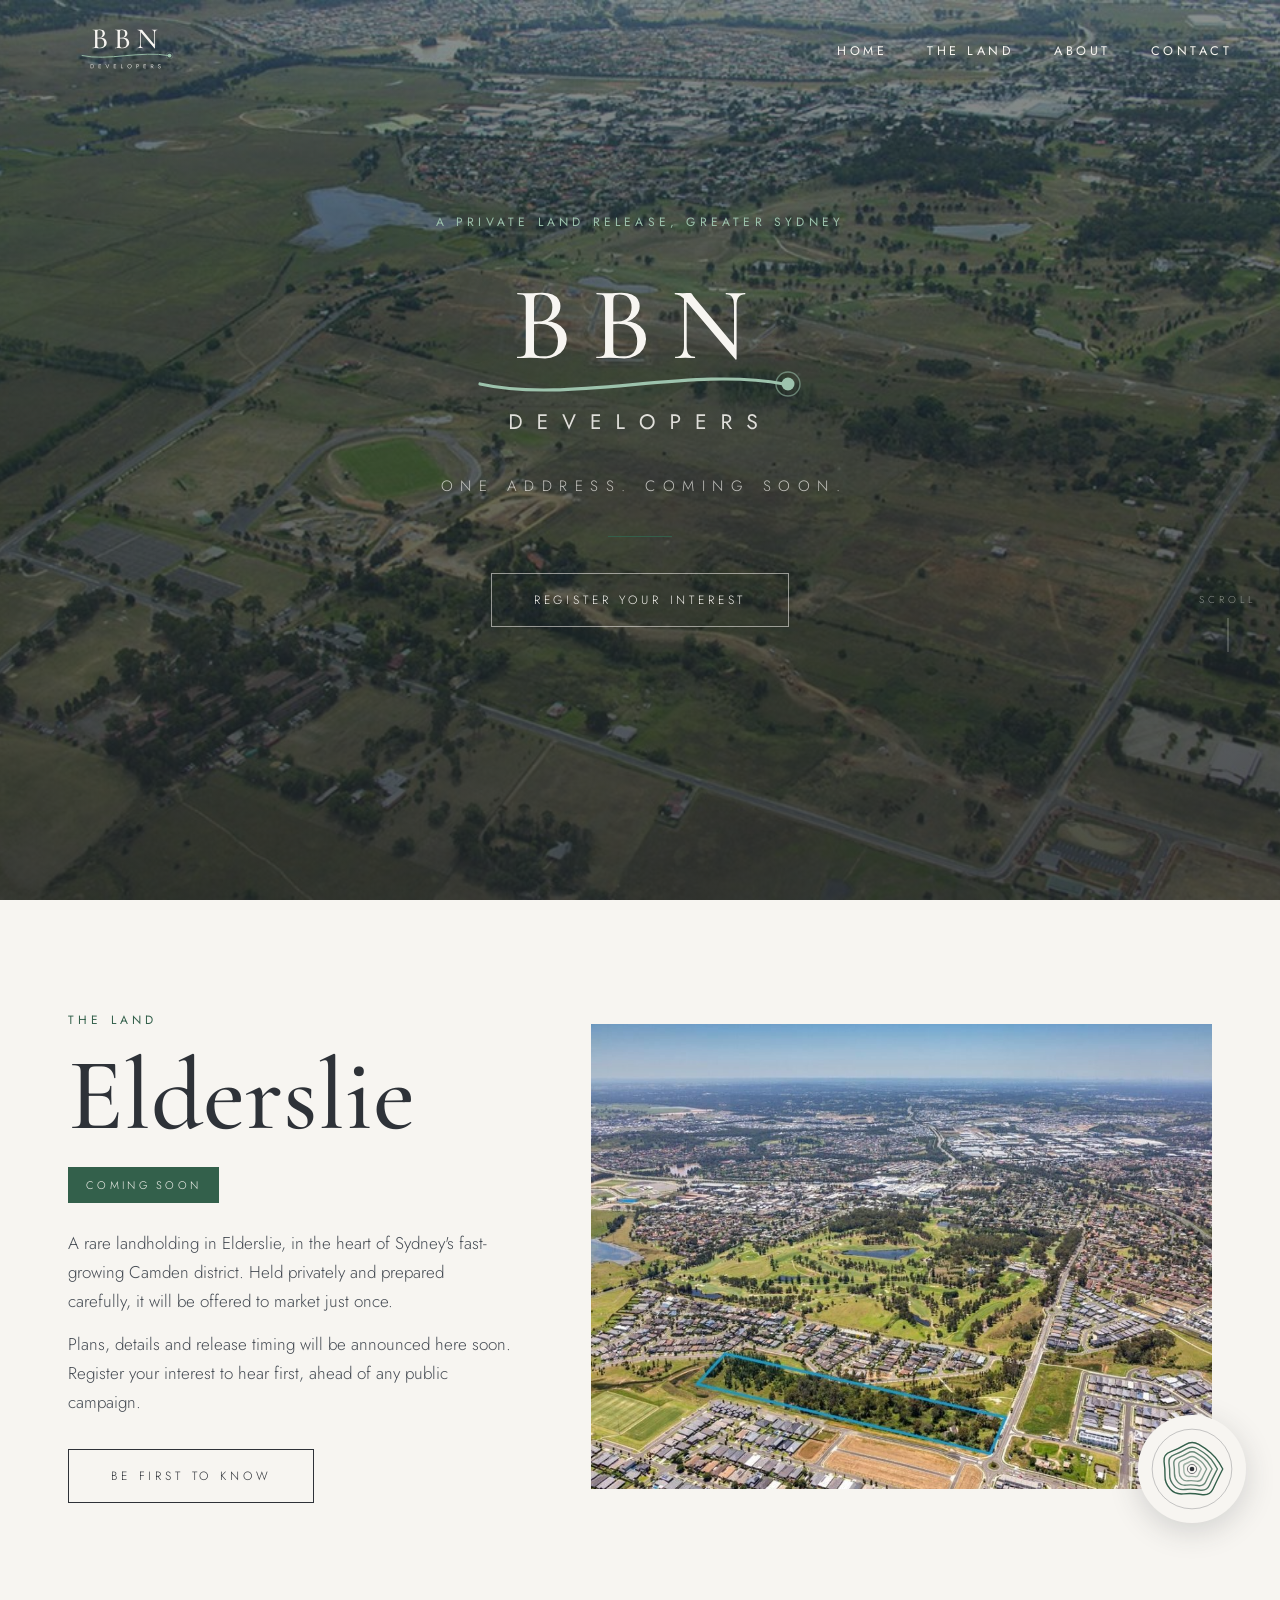
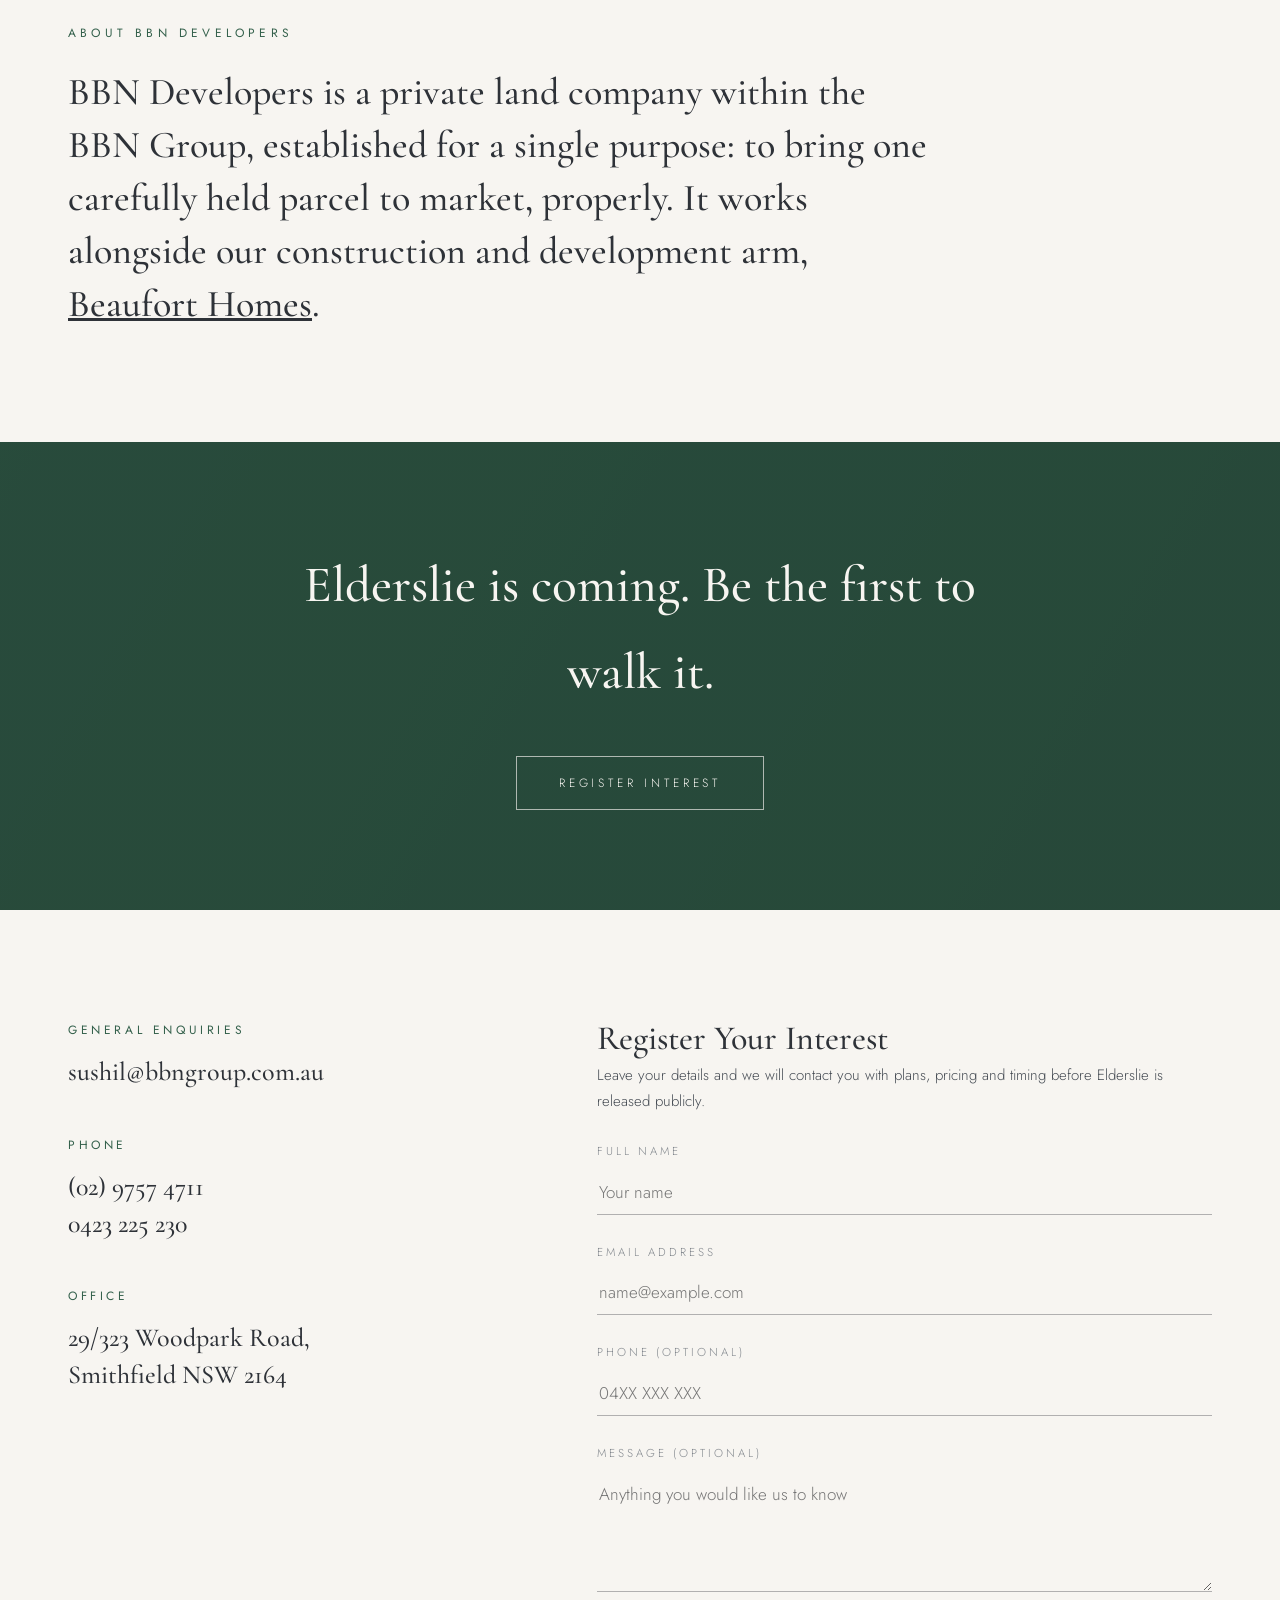
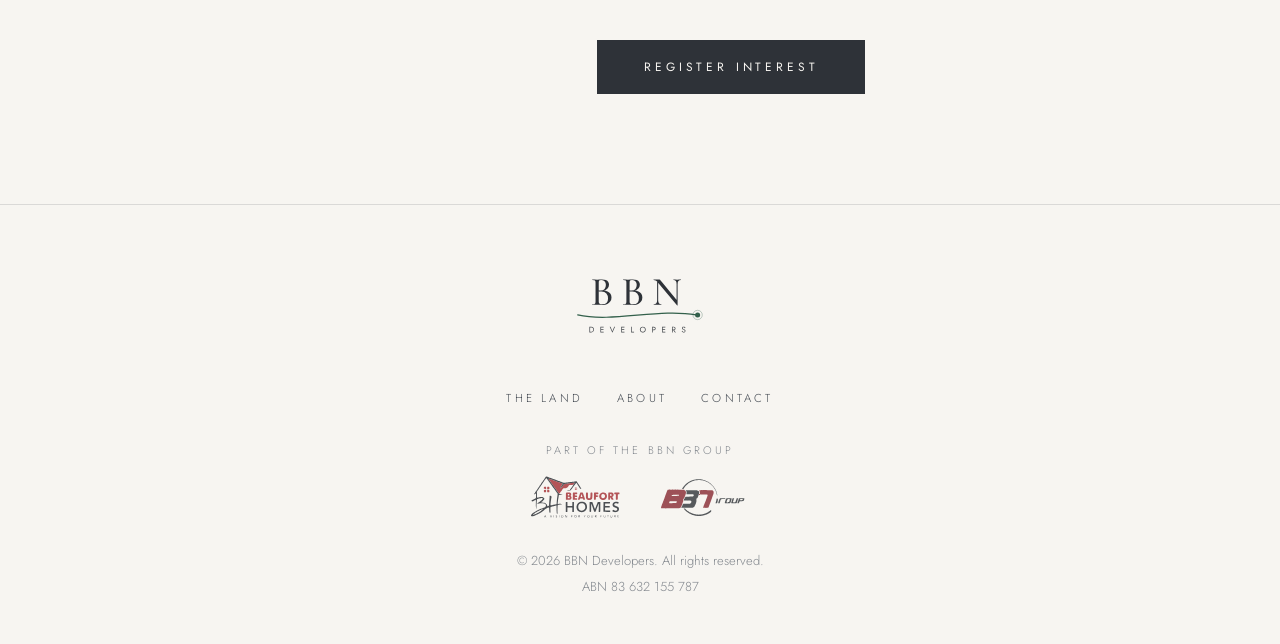
<file: bbn-developers-website_6/index.html>
<!DOCTYPE html>
<html lang="en-AU">
<head>
  <meta charset="UTF-8">
  <meta name="viewport" content="width=device-width, initial-scale=1.0">
  <title>BBN Developers | Elderslie Land Release, Coming Soon</title>
  <meta name="description" content="BBN Developers is bringing a rare landholding in Elderslie, in Sydney's Camden district, to market. Details released soon. Register your interest.">
  <link rel="icon" type="image/svg+xml" href="images/favicon.svg">
  <link rel="canonical" href="https://bbndevelopers.com.au/">
  <meta name="robots" content="index, follow">
  <meta property="og:type" content="website">
  <meta property="og:site_name" content="BBN Developers">
  <meta property="og:title" content="BBN Developers | Elderslie Land Release, Coming Soon">
  <meta property="og:description" content="A rare landholding in Elderslie, in Sydney's Camden district, coming to market soon. Register your interest.">
  <meta property="og:url" content="https://bbndevelopers.com.au/">
  <meta property="og:image" content="https://bbndevelopers.com.au/images/share.png">
  <meta name="twitter:card" content="summary_large_image">
  <meta name="twitter:title" content="BBN Developers | Elderslie Land Release, Coming Soon">
  <meta name="twitter:description" content="A rare landholding in Elderslie, in Sydney's Camden district, coming to market soon. Register your interest.">
  <meta name="twitter:image" content="https://bbndevelopers.com.au/images/share.png">
  <script type="application/ld+json">{"@context":"https://schema.org","@type":"RealEstateAgent","name":"BBN Developers","image":"https://bbndevelopers.com.au/images/share.png","description":"Private Sydney land company within the BBN Group, bringing a landholding in Elderslie, Camden district, to market.","url":"https://bbndevelopers.com.au","telephone":"+61297574711","email":"sushil@bbngroup.com.au","address":{"@type":"PostalAddress","streetAddress":"29/323 Woodpark Road","addressLocality":"Smithfield","addressRegion":"NSW","postalCode":"2164","addressCountry":"AU"},"areaServed":"Greater Sydney, New South Wales","sameAs":["https://beauforthomes.com.au"]}</script>
  <link rel="preconnect" href="https://fonts.googleapis.com">
  <link rel="preconnect" href="https://fonts.gstatic.com" crossorigin>
  <link href="https://fonts.googleapis.com/css2?family=Cormorant+Garamond:ital,wght@0,500;0,600;1,500&family=Jost:wght@300;400;500&display=swap" rel="stylesheet">
  <link rel="stylesheet" href="css/main.css">
</head>
<body id="top">

  <nav class="main-nav nav-over-dark">
    <a class="nav-logo" href="#top" aria-label="BBN Developers home">
      <img class="logo-on-dark" src="images/bbn-logo-light.svg" alt="BBN Developers">
      <img class="logo-on-light" src="images/bbn-logo.svg" alt="BBN Developers">
    </a>
    <button class="nav-toggle" aria-label="Menu"><span></span><span></span><span></span></button>
    <ul class="nav-links">
      <li><a href="#top">Home</a></li>
      <li><a href="#land">The Land</a></li>
      <li><a href="#about">About</a></li>
      <li><a href="#contact">Contact</a></li>
    </ul>
  </nav>

  <header class="hero">
    <div class="hero-media" aria-hidden="true">
      <img class="hero-photo" src="images/drone-elderslie.jpg" alt="">
      <div class="hero-shade"></div>
    </div>
    <p class="label" style="color:#9DC3AD; margin-bottom:34px;">A Private Land Release, Greater Sydney</p>
    <img class="hero-logo" src="images/bbn-logo-light.svg" alt="BBN Developers">
    <p class="hero-tag">One Address. Coming Soon.</p>
    <div class="hero-rule"></div>
    <a class="ghost-btn" href="#contact">Register Your Interest</a>
    <div class="hero-scroll">Scroll</div>
  </header>

  <section class="section" id="land" style="padding-bottom:60px;">
    <div class="land-grid">
      <div class="reveal">
        <p class="label">The Land</p>
        <h1 class="land-title">Elderslie</h1>
        <span class="soon-chip">Coming Soon</span>
        <p style="color:var(--charcoal-soft); max-width:480px; margin-top:26px;">A rare landholding in Elderslie, in the heart of Sydney's fast-growing Camden district. Held privately and prepared carefully, it will be offered to market just once.</p>
        <p style="color:var(--charcoal-soft); max-width:480px; margin-top:14px;">Plans, details and release timing will be announced here soon. Register your interest to hear first, ahead of any public campaign.</p>
        <a class="ghost-btn dark" href="#contact" style="margin-top:32px;">Be First To Know</a>
      </div>
      <div class="reveal land-media">
        <img class="ph" src="images/elderslie.jpg" alt="Aerial view of the Elderslie landholding">
        <img class="land-seal" src="images/bbn-seal.svg" alt="" aria-hidden="true">
      </div>
    </div>
  </section>

  <section class="section" id="about" style="padding-top:60px;">
    <div class="about-strip reveal">
      <p class="label" style="display:block; margin-bottom:22px;">About BBN Developers</p>
      <p class="about-line">BBN Developers is a private land company within the BBN Group, established for a single purpose: to bring one carefully held parcel to market, properly. It works alongside our construction and development arm, <a href="https://beauforthomes.com.au" target="_blank" rel="noopener" style="text-decoration:underline;">Beaufort Homes</a>.</p>
    </div>
  </section>

  <section class="cta-band">
    <h2 class="reveal">Elderslie is coming. Be the first to walk it.</h2>
    <a class="ghost-btn reveal" href="#contact">Register Interest</a>
  </section>

  <section class="section" id="contact">
    <div class="contact-grid">

      <div class="reveal">
        <div class="c-block">
          <h3>General Enquiries</h3>
          <a class="big" href="mailto:sushil@bbngroup.com.au">sushil@bbngroup.com.au</a>
        </div>
        <div class="c-block">
          <h3>Phone</h3>
          <a class="big" href="tel:+61297574711">(02) 9757 4711</a>
          <a class="big" href="tel:+61423225230">0423 225 230</a>
        </div>
        <div class="c-block">
          <h3>Office</h3>
          <p class="big">29/323 Woodpark Road,<br>Smithfield NSW 2164</p>
        </div>
      </div>

      <div class="reveal">
        <h2 class="display" style="font-size:34px; margin-bottom:6px;">Register Your Interest</h2>
        <p style="color:var(--charcoal-soft); font-size:15px;">Leave your details and we will contact you with plans, pricing and timing before Elderslie is released publicly.</p>

        <form action="https://formspree.io/f/xdarjwaq" method="POST" class="info-form">
          <input type="hidden" name="subject" value="Elderslie - Register Interest">
          <label for="name">Full Name</label>
          <input type="text" id="name" name="name" required placeholder="Your name">

          <label for="email">Email Address</label>
          <input type="email" id="email" name="email" required placeholder="name@example.com">

          <label for="phone">Phone (optional)</label>
          <input type="tel" id="phone" name="phone" placeholder="04XX XXX XXX">

          <label for="message">Message (optional)</label>
          <textarea id="message" name="message" placeholder="Anything you would like us to know"></textarea>

          <button type="submit" class="submit-btn">Register Interest</button>
        </form>
      </div>

    </div>
  </section>

  <footer>
    <a href="#top" style="display:inline-block;"><img src="images/bbn-logo.svg" alt="BBN Developers" style="height:74px; width:auto;"></a>
    <ul class="f-links" style="margin-top:30px;">
      <li><a href="#land">The Land</a></li>
      <li><a href="#about">About</a></li>
      <li><a href="#contact">Contact</a></li>
    </ul>
    <div class="sister">
      <span class="sister-label">Part of the BBN Group</span>
      <div class="sister-row">
        <a class="sister-mark" href="https://beauforthomes.com.au" target="_blank" rel="noopener" aria-label="Visit Beaufort Homes">
          <img src="images/beaufort-logo.svg" alt="Beaufort Homes">
        </a>
        <a class="sister-mark" href="https://bbngroup.com.au" target="_blank" rel="noopener" aria-label="Visit BBN Group">
          <img class="bbng" src="images/bbn-group-logo.svg" alt="BBN Group">
        </a>
      </div>
    </div>
    <p class="f-fine">© 2026 BBN Developers. All rights reserved.<br>ABN 83 632 155 787</p>
  </footer>

  <script src="js/main.js"></script>
</body>
</html>
</file>
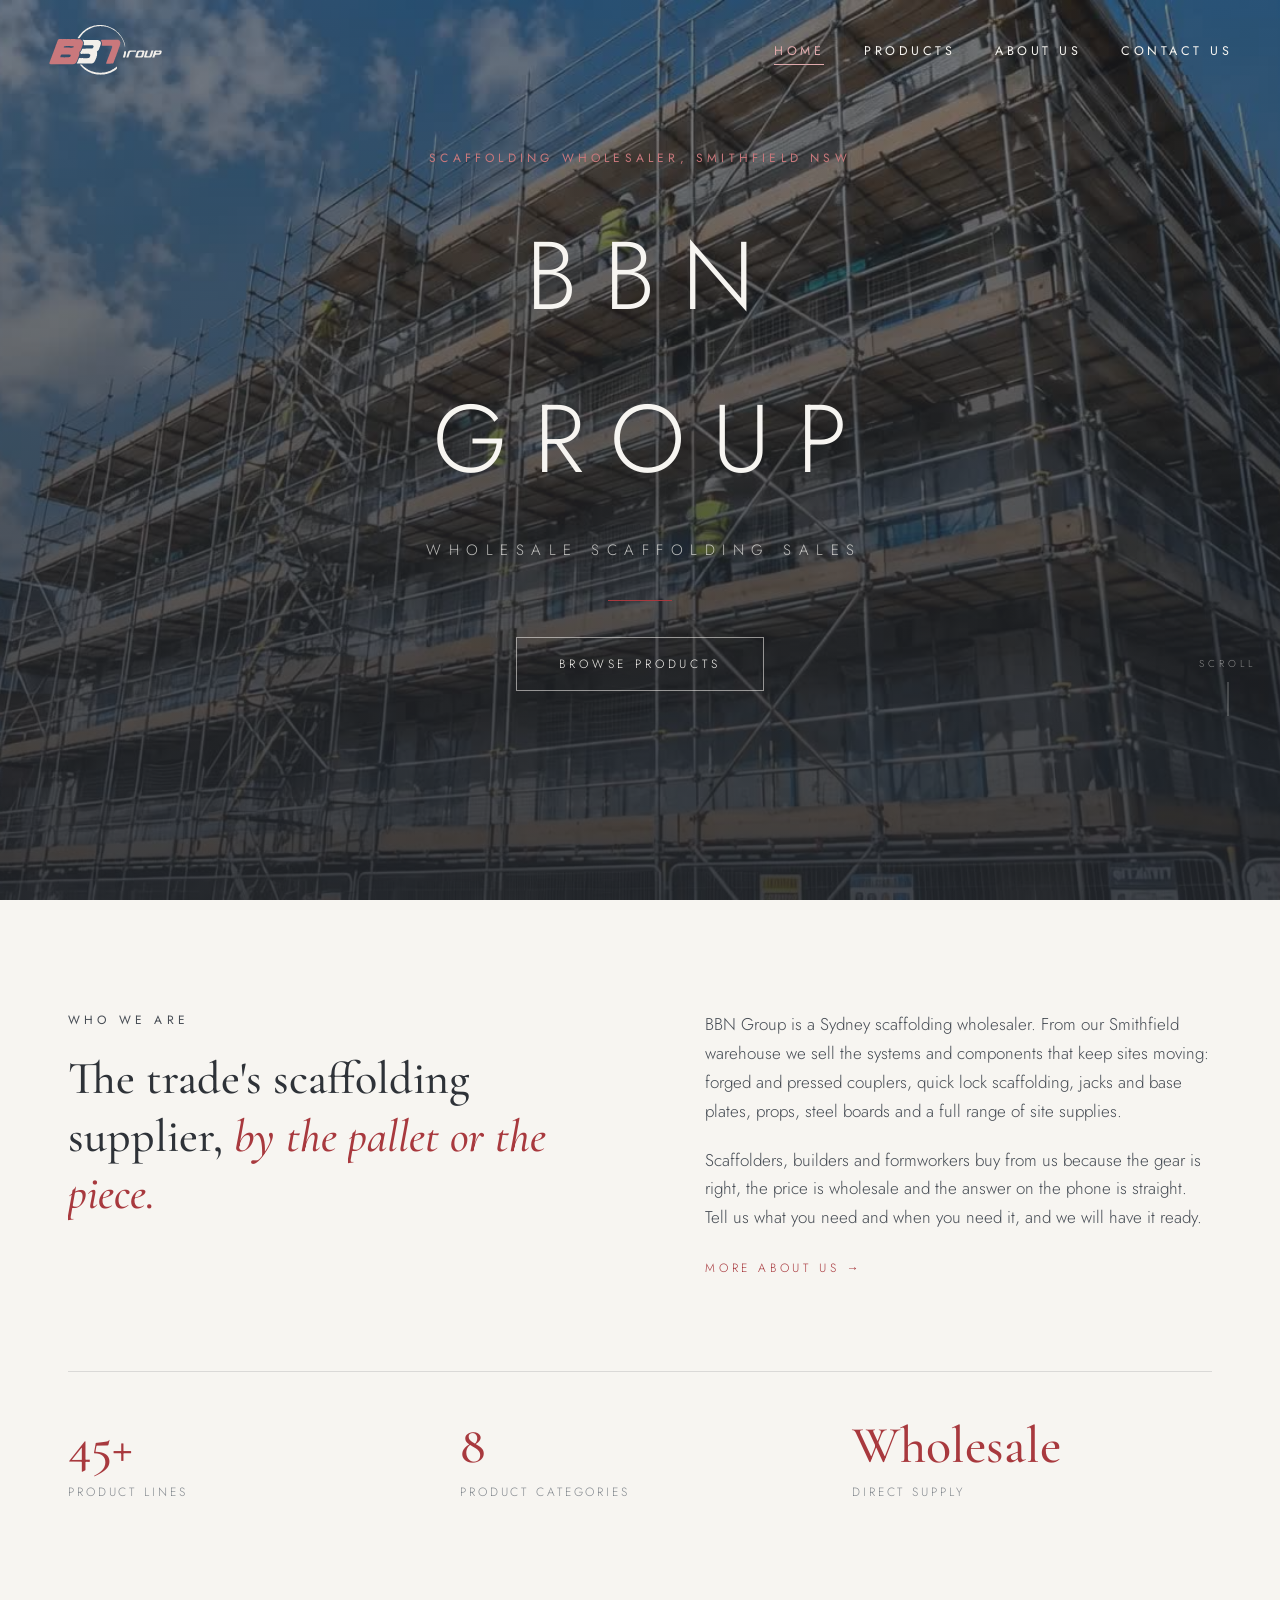
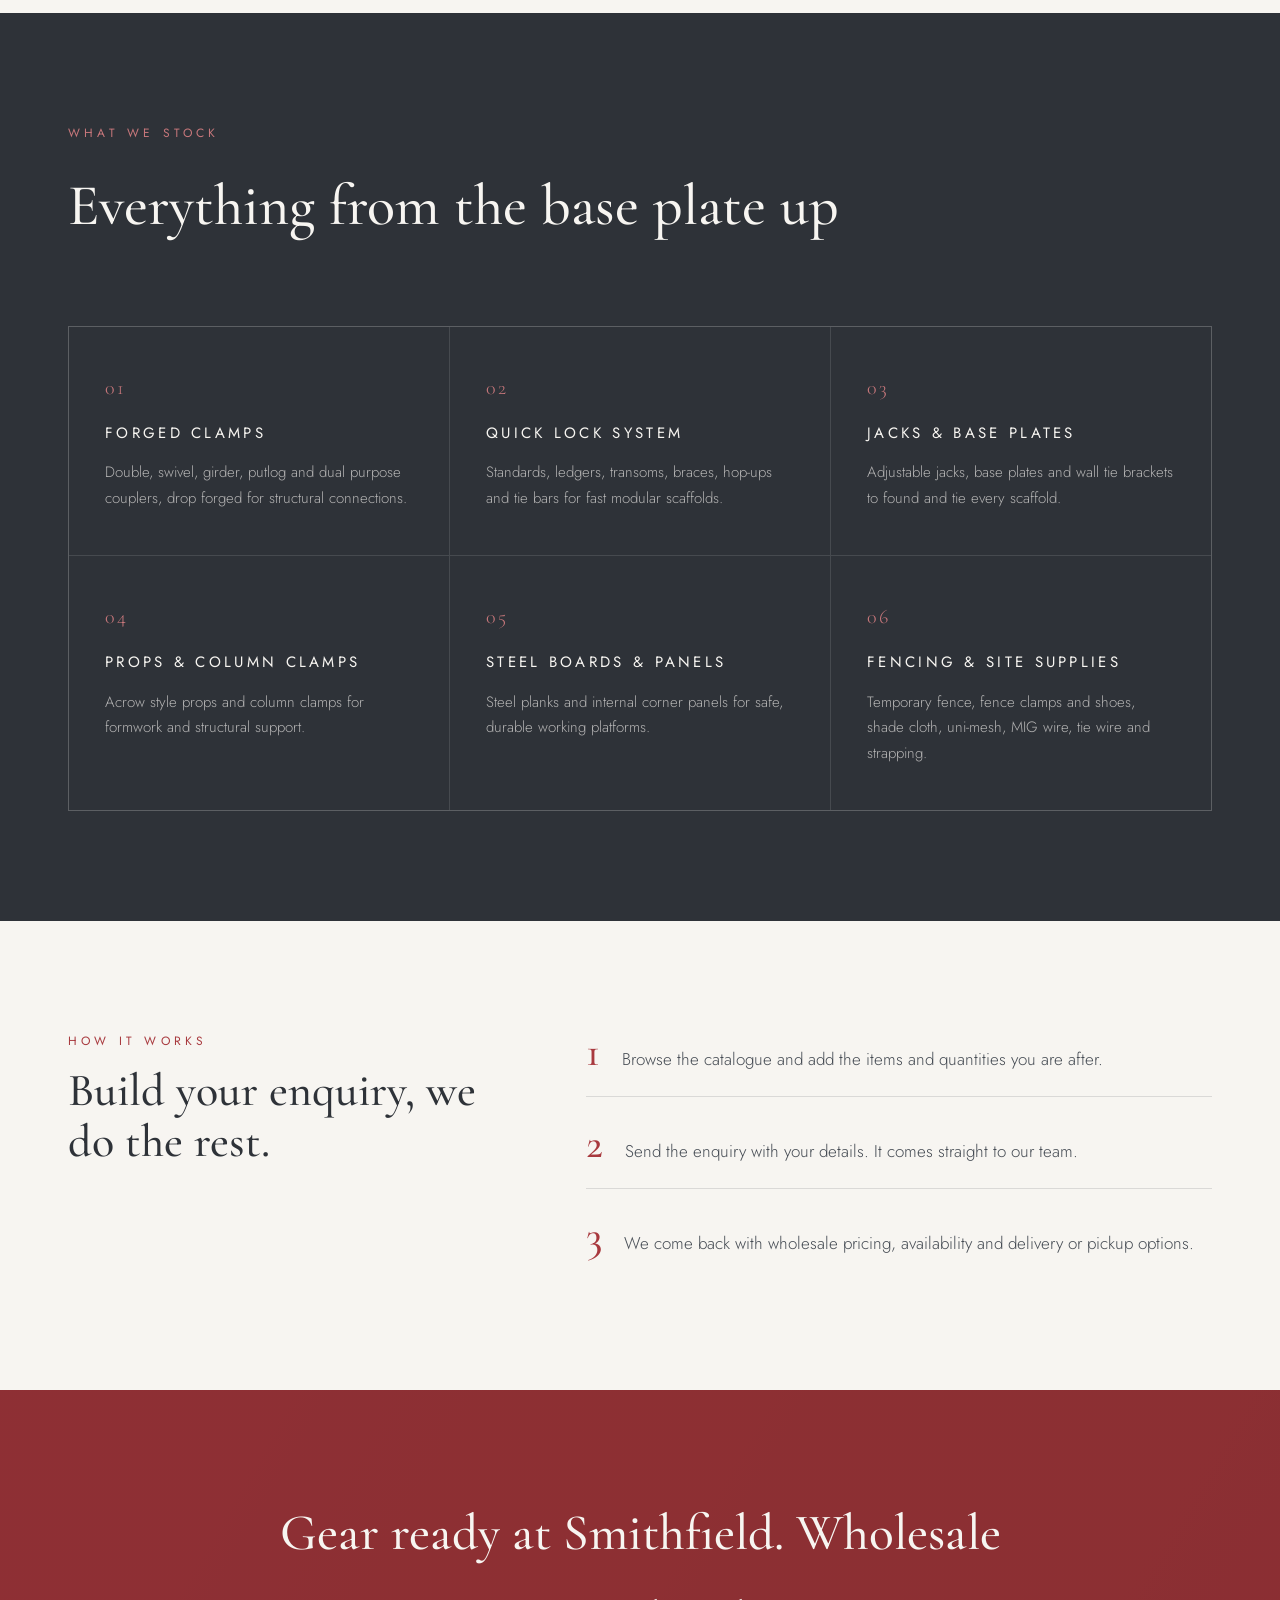
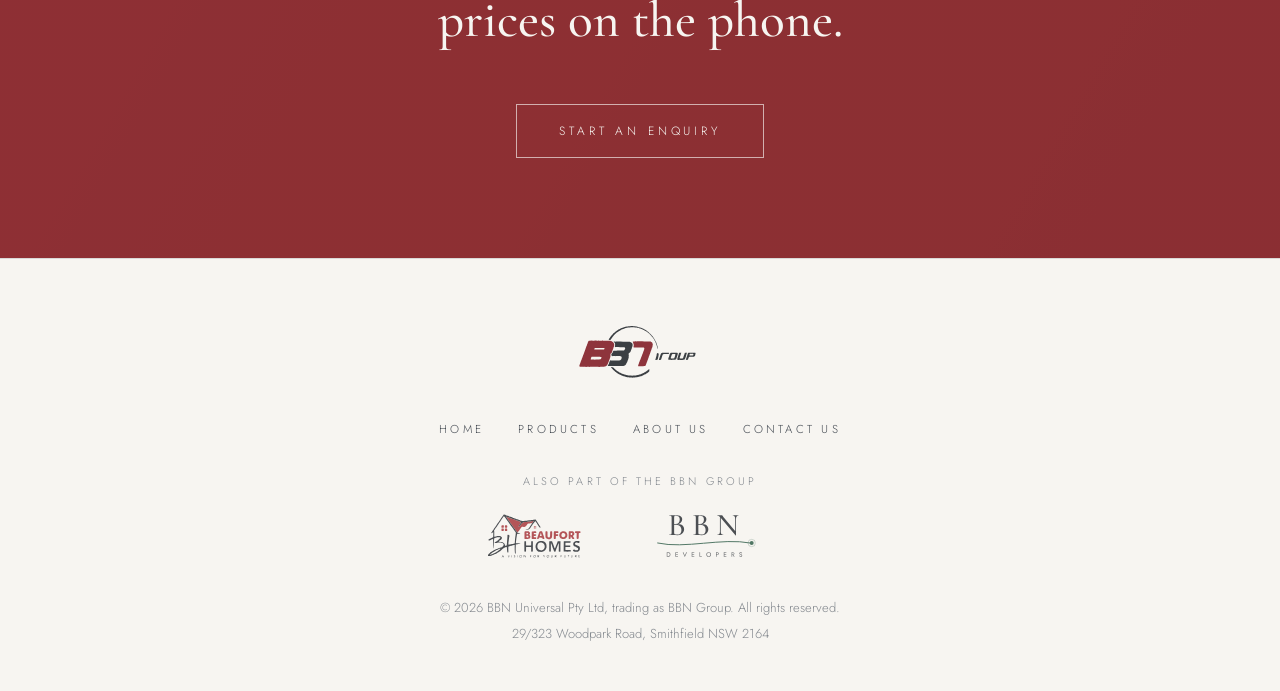
<file: bbn-group-website_2/index.html>
<!DOCTYPE html>
<html lang="en-AU">
<head>
  <meta charset="UTF-8">
  <meta name="viewport" content="width=device-width, initial-scale=1.0">
  <title>BBN Group | Scaffolding Sales, Sydney</title>
  <meta name="description" content="BBN Group (BBN Universal Pty Ltd) is a Sydney scaffolding wholesaler supplying couplers, quick lock systems, jacks, props, steel boards and site supplies from our Smithfield warehouse.">
  <link rel="icon" type="image/svg+xml" href="images/favicon.svg">
  <link rel="canonical" href="https://bbngroup.com.au/">
  <meta name="robots" content="index, follow">
  <meta property="og:type" content="website">
  <meta property="og:site_name" content="BBN Group">
  <meta property="og:title" content="BBN Group | Scaffolding Sales, Sydney">
  <meta property="og:description" content="Sydney scaffolding wholesaler. Wholesale supply of couplers, quick lock systems, jacks, props, steel boards and site supplies.">
  <meta property="og:url" content="https://bbngroup.com.au/">
  <meta property="og:image" content="https://bbngroup.com.au/images/share.png">
  <meta name="twitter:card" content="summary_large_image">
  <meta name="twitter:title" content="BBN Group | Scaffolding Sales, Sydney">
  <meta name="twitter:description" content="Sydney scaffolding wholesaler. Wholesale supply of couplers, quick lock systems, jacks, props, steel boards and site supplies.">
  <meta name="twitter:image" content="https://bbngroup.com.au/images/share.png">
  <script type="application/ld+json">{"@context":"https://schema.org","@type":"WholesaleStore","name":"BBN Group","legalName":"BBN Universal Pty Ltd","image":"https://bbngroup.com.au/images/share.png","description":"Sydney scaffolding wholesaler supplying scaffolding systems, couplers, jacks, props, steel boards and site supplies.","url":"https://bbngroup.com.au","telephone":"+61297574711","email":"info@bbngroup.com.au","address":{"@type":"PostalAddress","streetAddress":"29/323 Woodpark Road","addressLocality":"Smithfield","addressRegion":"NSW","postalCode":"2164","addressCountry":"AU"},"areaServed":"Greater Sydney, New South Wales","sameAs":["https://beauforthomes.com.au","https://bbndevelopers.com.au"]}</script>
  <link rel="preconnect" href="https://fonts.googleapis.com">
  <link rel="preconnect" href="https://fonts.gstatic.com" crossorigin>
  <link href="https://fonts.googleapis.com/css2?family=Cormorant+Garamond:ital,wght@0,500;0,600;1,500&family=Jost:wght@300;400;500&display=swap" rel="stylesheet">
  <link rel="stylesheet" href="css/main.css">
  <link rel="stylesheet" href="css/group.css">
</head>
<body>

  <nav class="main-nav nav-over-dark">
    <a class="nav-logo" href="index.html" aria-label="BBN Group home">
      <img class="logo-on-dark" src="images/bbng-logo-light.svg" alt="BBN Group">
      <img class="logo-on-light" src="images/bbng-logo.svg" alt="BBN Group">
    </a>
    <button class="nav-toggle" aria-label="Menu"><span></span><span></span><span></span></button>
    <ul class="nav-links">
      <li><a href="index.html" class="active">Home</a></li>
      <li><a href="products.html">Products</a></li>
      <li><a href="about.html">About Us</a></li>
      <li><a href="contact.html">Contact Us</a></li>
    </ul>
  </nav>

  <header class="hero">
    <div class="hero-media" aria-hidden="true">
      <video class="hero-video" autoplay muted loop playsinline poster="images/hero-poster.jpg">
        <source src="videos/hero.mp4" type="video/mp4">
      </video>
      <div class="hero-shade"></div>
    </div>
    <p class="label" style="color:#C9787C; margin-bottom:26px;">Scaffolding Wholesaler, Smithfield NSW</p>
    <h1 class="hero-title">BBN<br>Group</h1>
    <p class="hero-tag">Wholesale Scaffolding Sales</p>
    <div class="hero-rule"></div>
    <a class="ghost-btn" href="products.html">Browse Products</a>
    <div class="hero-scroll">Scroll</div>
  </header>

  <section class="section">
    <div class="intro-grid">
      <div class="reveal">
        <p class="label">Who We Are</p>
        <h2 style="margin-top:16px;">The trade's scaffolding supplier, <em>by the pallet or the piece.</em></h2>
      </div>
      <div class="reveal">
        <p>BBN Group is a Sydney scaffolding wholesaler. From our Smithfield warehouse we sell the systems and components that keep sites moving: forged and pressed couplers, quick lock scaffolding, jacks and base plates, props, steel boards and a full range of site supplies.</p>
        <p>Scaffolders, builders and formworkers buy from us because the gear is right, the price is wholesale and the answer on the phone is straight. Tell us what you need and when you need it, and we will have it ready.</p>
        <a class="text-link" href="about.html">More About Us →</a>
      </div>
    </div>

    <div class="stat-row">
      <div class="stat reveal"><div class="num">45+</div><div class="cap">Product Lines</div></div>
      <div class="stat reveal"><div class="num">8</div><div class="cap">Product Categories</div></div>
      <div class="stat reveal"><div class="num">Wholesale</div><div class="cap">Direct Supply</div></div>
    </div>
  </section>

  <section class="dark-band">
    <div class="section">
      <div class="section-head reveal">
        <p class="label" style="color:#C9787C;">What We Stock</p>
        <h2>Everything from the base plate up</h2>
      </div>
      <div class="cap-grid">
        <a class="cap-card reveal" href="products.html#forged-clamps">
          <div class="num">01</div>
          <h3>Forged Clamps</h3>
          <p>Double, swivel, girder, putlog and dual purpose couplers, drop forged for structural connections.</p>
        </a>
        <a class="cap-card reveal" href="products.html#quick-lock-system">
          <div class="num">02</div>
          <h3>Quick Lock System</h3>
          <p>Standards, ledgers, transoms, braces, hop-ups and tie bars for fast modular scaffolds.</p>
        </a>
        <a class="cap-card reveal" href="products.html#jacks-base-plates">
          <div class="num">03</div>
          <h3>Jacks &amp; Base Plates</h3>
          <p>Adjustable jacks, base plates and wall tie brackets to found and tie every scaffold.</p>
        </a>
        <a class="cap-card reveal" href="products.html#props-column-clamps">
          <div class="num">04</div>
          <h3>Props &amp; Column Clamps</h3>
          <p>Acrow style props and column clamps for formwork and structural support.</p>
        </a>
        <a class="cap-card reveal" href="products.html#steel-boards">
          <div class="num">05</div>
          <h3>Steel Boards &amp; Panels</h3>
          <p>Steel planks and internal corner panels for safe, durable working platforms.</p>
        </a>
        <a class="cap-card reveal" href="products.html#fencing-site-supplies">
          <div class="num">06</div>
          <h3>Fencing &amp; Site Supplies</h3>
          <p>Temporary fence, fence clamps and shoes, shade cloth, uni-mesh, MIG wire, tie wire and strapping.</p>
        </a>
      </div>
    </div>
  </section>

  <section class="section">
    <div class="how-grid">
      <div class="reveal">
        <p class="label">How It Works</p>
        <h2 class="display" style="font-size:clamp(30px,3.6vw,46px); margin-top:14px;">Build your enquiry, we do the rest.</h2>
      </div>
      <div class="how-steps">
        <div class="how-step reveal"><span>1</span><p>Browse the catalogue and add the items and quantities you are after.</p></div>
        <div class="how-step reveal"><span>2</span><p>Send the enquiry with your details. It comes straight to our team.</p></div>
        <div class="how-step reveal"><span>3</span><p>We come back with wholesale pricing, availability and delivery or pickup options.</p></div>
      </div>
    </div>
  </section>

  <section class="cta-band">
    <h2 class="reveal">Gear ready at Smithfield. Wholesale prices on the phone.</h2>
    <a class="ghost-btn reveal" href="products.html">Start An Enquiry</a>
  </section>

  <footer>
    <a class="f-logo" href="index.html"><img src="images/bbng-logo.svg" alt="BBN Group" style="height:56px;"></a>
    <ul class="f-links">
      <li><a href="index.html">Home</a></li>
      <li><a href="products.html">Products</a></li>
      <li><a href="about.html">About Us</a></li>
      <li><a href="contact.html">Contact Us</a></li>
    </ul>
    <div class="sister">
      <span class="sister-label">Also part of the BBN Group</span>
      <div class="sister-row">
        <a class="sister-mark" href="https://beauforthomes.com.au" target="_blank" rel="noopener" aria-label="Visit Beaufort Homes">
          <img src="images/beaufort-logo.svg" alt="Beaufort Homes">
        </a>
        <a class="sister-mark" href="https://bbndevelopers.com.au" target="_blank" rel="noopener" aria-label="Visit BBN Developers">
          <img class="sig" src="images/bbn-developers-logo.svg" alt="BBN Developers">
        </a>
      </div>
    </div>
    <p class="f-fine">© 2026 BBN Universal Pty Ltd, trading as BBN Group. All rights reserved.<br>29/323 Woodpark Road, Smithfield NSW 2164</p>
  </footer>

  <script src="js/main.js"></script>
</body>
</html>
</file>
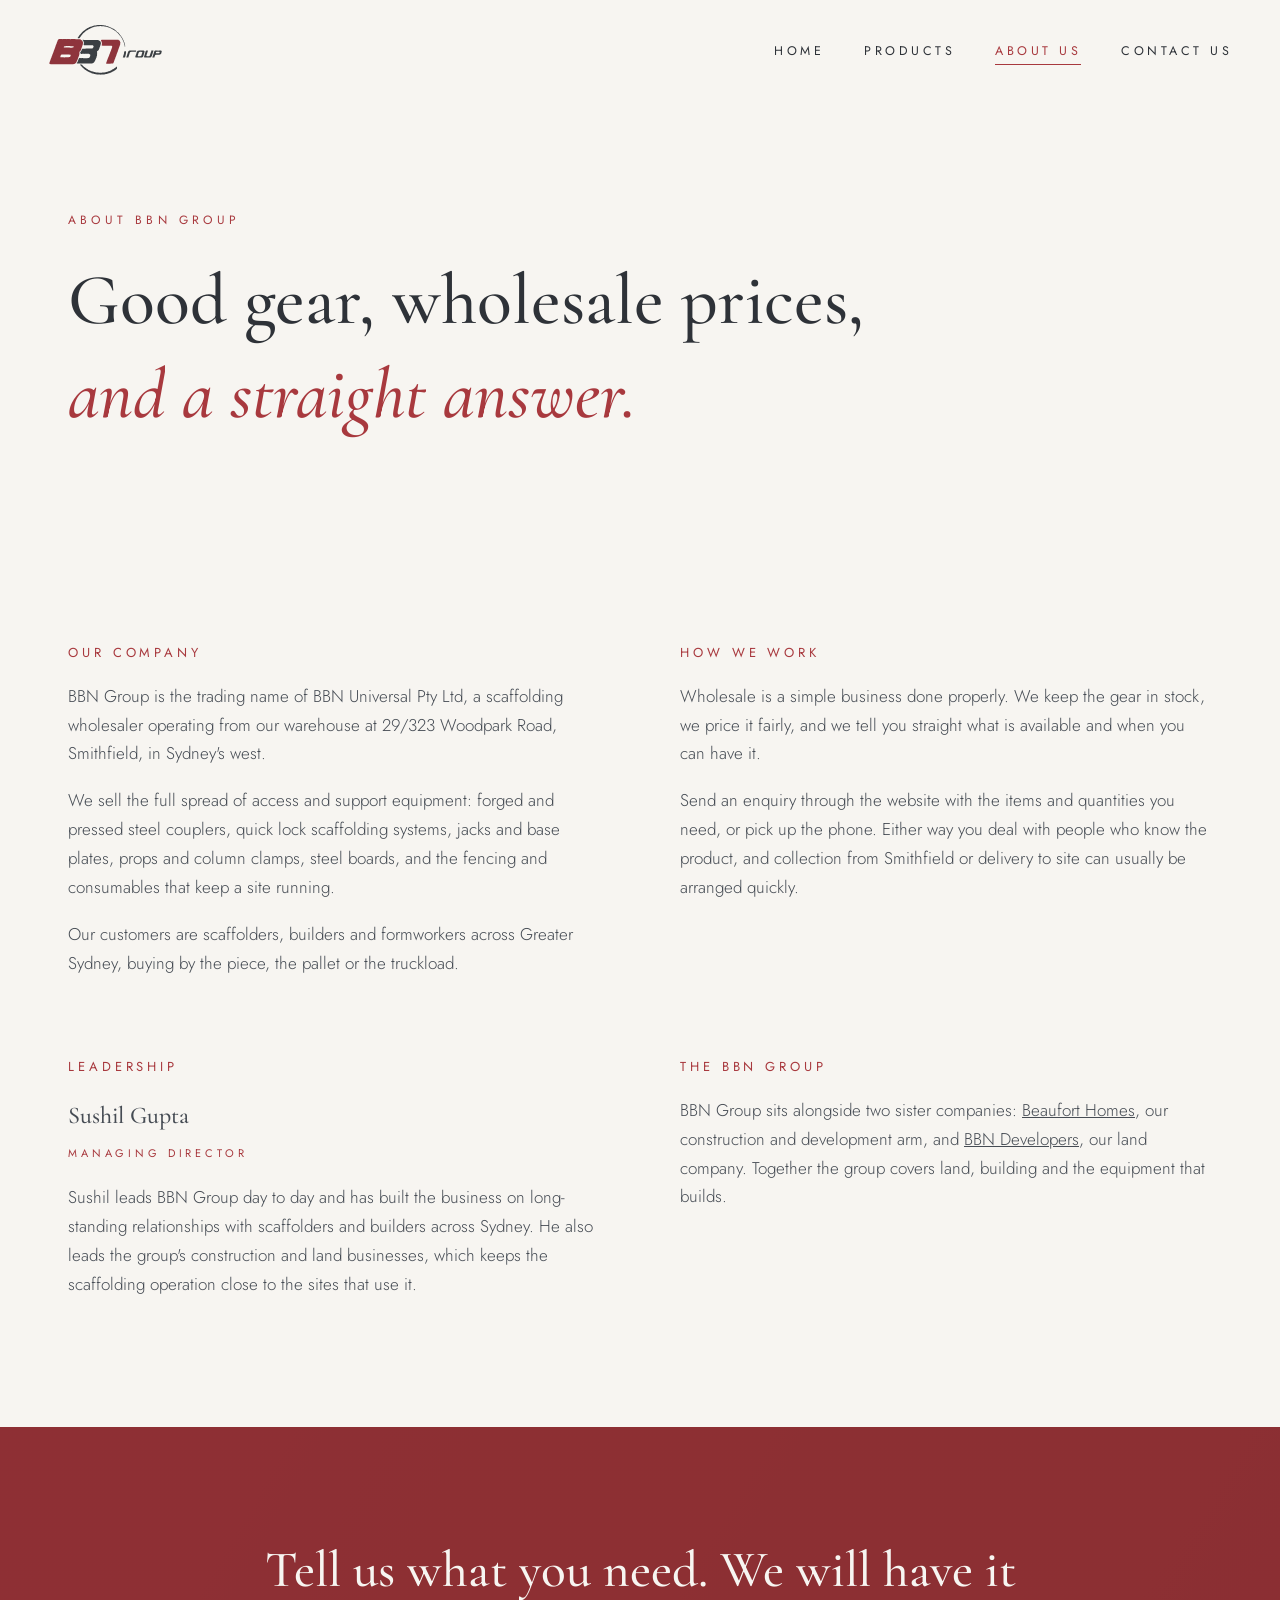
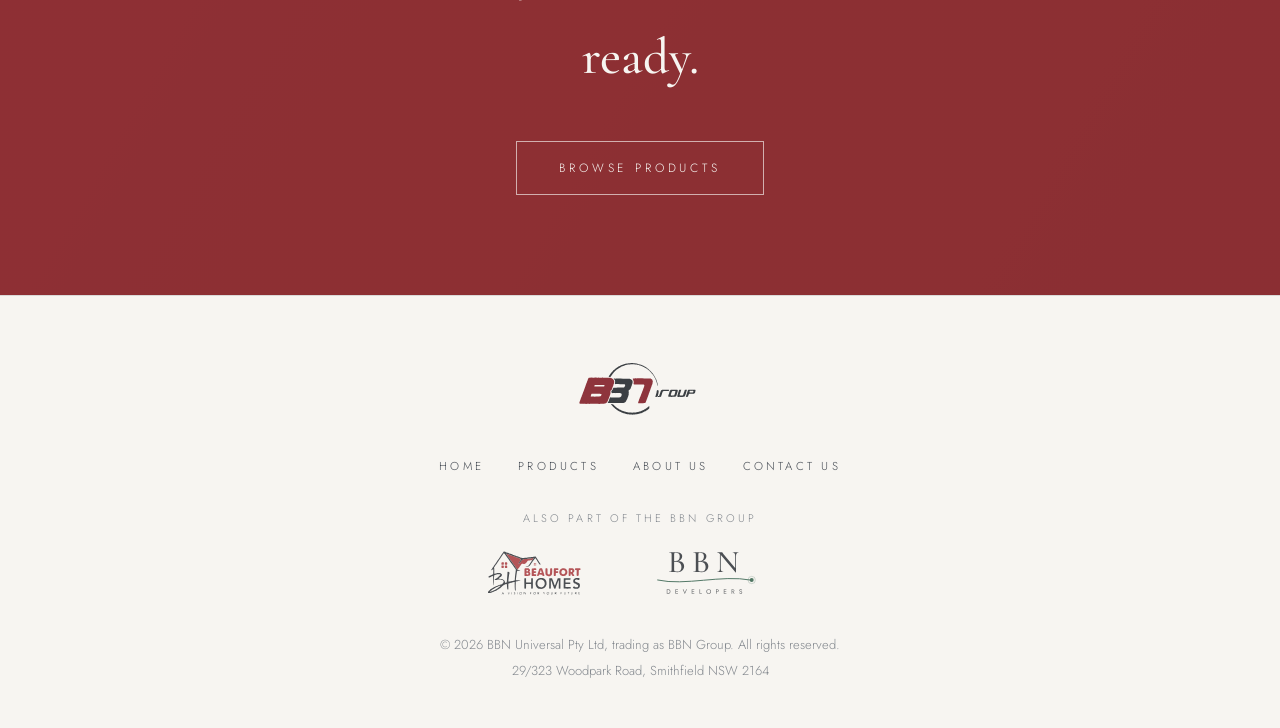
<file: bbn-group-website_2/about.html>
<!DOCTYPE html>
<html lang="en-AU">
<head>
  <meta charset="UTF-8">
  <meta name="viewport" content="width=device-width, initial-scale=1.0">
  <title>About Us | BBN Group Scaffolding, Sydney</title>
  <meta name="description" content="About BBN Group (BBN Universal Pty Ltd), a Sydney scaffolding wholesaler based in Smithfield, led by Managing Director Sushil Gupta.">
  <link rel="icon" type="image/svg+xml" href="images/favicon.svg">
  <link rel="canonical" href="https://bbngroup.com.au/about.html">
  <meta name="robots" content="index, follow">
  <meta property="og:type" content="website">
  <meta property="og:site_name" content="BBN Group">
  <meta property="og:title" content="About Us | BBN Group Scaffolding, Sydney">
  <meta property="og:description" content="Sydney scaffolding wholesaler based in Smithfield. Wholesale pricing, straight answers.">
  <meta property="og:url" content="https://bbngroup.com.au/about.html">
  <meta property="og:image" content="https://bbngroup.com.au/images/share.png">
  <meta name="twitter:card" content="summary_large_image">
  <meta name="twitter:title" content="About Us | BBN Group Scaffolding, Sydney">
  <meta name="twitter:description" content="Sydney scaffolding wholesaler based in Smithfield.">
  <meta name="twitter:image" content="https://bbngroup.com.au/images/share.png">
  <link rel="preconnect" href="https://fonts.googleapis.com">
  <link rel="preconnect" href="https://fonts.gstatic.com" crossorigin>
  <link href="https://fonts.googleapis.com/css2?family=Cormorant+Garamond:ital,wght@0,500;0,600;1,500&family=Jost:wght@300;400;500&display=swap" rel="stylesheet">
  <link rel="stylesheet" href="css/main.css">
  <link rel="stylesheet" href="css/group.css">
</head>
<body>

  <nav class="main-nav">
    <a class="nav-logo" href="index.html" aria-label="BBN Group home">
      <img src="images/bbng-logo.svg" alt="BBN Group">
    </a>
    <button class="nav-toggle" aria-label="Menu"><span></span><span></span><span></span></button>
    <ul class="nav-links">
      <li><a href="index.html">Home</a></li>
      <li><a href="products.html">Products</a></li>
      <li><a href="about.html" class="active">About Us</a></li>
      <li><a href="contact.html">Contact Us</a></li>
    </ul>
  </nav>

  <header class="page-hero">
    <p class="label">About BBN Group</p>
    <h1 class="statement" style="margin-top:24px;">Good gear, wholesale prices, <em>and a straight answer.</em></h1>
  </header>

  <section class="section" style="padding-top:30px;">
    <div class="about-grid">
      <div class="reveal">
        <h3>Our Company</h3>
        <p>BBN Group is the trading name of BBN Universal Pty Ltd, a scaffolding wholesaler operating from our warehouse at 29/323 Woodpark Road, Smithfield, in Sydney's west.</p>
        <p>We sell the full spread of access and support equipment: forged and pressed steel couplers, quick lock scaffolding systems, jacks and base plates, props and column clamps, steel boards, and the fencing and consumables that keep a site running.</p>
        <p>Our customers are scaffolders, builders and formworkers across Greater Sydney, buying by the piece, the pallet or the truckload.</p>
      </div>
      <div class="reveal">
        <h3>How We Work</h3>
        <p>Wholesale is a simple business done properly. We keep the gear in stock, we price it fairly, and we tell you straight what is available and when you can have it.</p>
        <p>Send an enquiry through the website with the items and quantities you need, or pick up the phone. Either way you deal with people who know the product, and collection from Smithfield or delivery to site can usually be arranged quickly.</p>
      </div>
    </div>

    <div class="about-grid" style="margin-top:60px;">
      <div class="reveal">
        <h3>Leadership</h3>
        <p><strong style="font-family:var(--font-display); font-size:24px; font-weight:500;">Sushil Gupta</strong><br><span class="label" style="font-size:11px;">Managing Director</span></p>
        <p style="margin-top:16px;">Sushil leads BBN Group day to day and has built the business on long-standing relationships with scaffolders and builders across Sydney. He also leads the group's construction and land businesses, which keeps the scaffolding operation close to the sites that use it.</p>
      </div>
      <div class="reveal">
        <h3>The BBN Group</h3>
        <p>BBN Group sits alongside two sister companies: <a href="https://beauforthomes.com.au" target="_blank" rel="noopener" style="text-decoration:underline;">Beaufort Homes</a>, our construction and development arm, and <a href="https://bbndevelopers.com.au" target="_blank" rel="noopener" style="text-decoration:underline;">BBN Developers</a>, our land company. Together the group covers land, building and the equipment that builds.</p>
      </div>
    </div>
  </section>

  <section class="cta-band">
    <h2 class="reveal">Tell us what you need. We will have it ready.</h2>
    <a class="ghost-btn reveal" href="products.html">Browse Products</a>
  </section>

  <footer>
    <a class="f-logo" href="index.html"><img src="images/bbng-logo.svg" alt="BBN Group" style="height:56px;"></a>
    <ul class="f-links">
      <li><a href="index.html">Home</a></li>
      <li><a href="products.html">Products</a></li>
      <li><a href="about.html">About Us</a></li>
      <li><a href="contact.html">Contact Us</a></li>
    </ul>
    <div class="sister">
      <span class="sister-label">Also part of the BBN Group</span>
      <div class="sister-row">
        <a class="sister-mark" href="https://beauforthomes.com.au" target="_blank" rel="noopener" aria-label="Visit Beaufort Homes">
          <img src="images/beaufort-logo.svg" alt="Beaufort Homes">
        </a>
        <a class="sister-mark" href="https://bbndevelopers.com.au" target="_blank" rel="noopener" aria-label="Visit BBN Developers">
          <img class="sig" src="images/bbn-developers-logo.svg" alt="BBN Developers">
        </a>
      </div>
    </div>
    <p class="f-fine">© 2026 BBN Universal Pty Ltd, trading as BBN Group. All rights reserved.<br>29/323 Woodpark Road, Smithfield NSW 2164</p>
  </footer>

  <script src="js/main.js"></script>
</body>
</html>
</file>
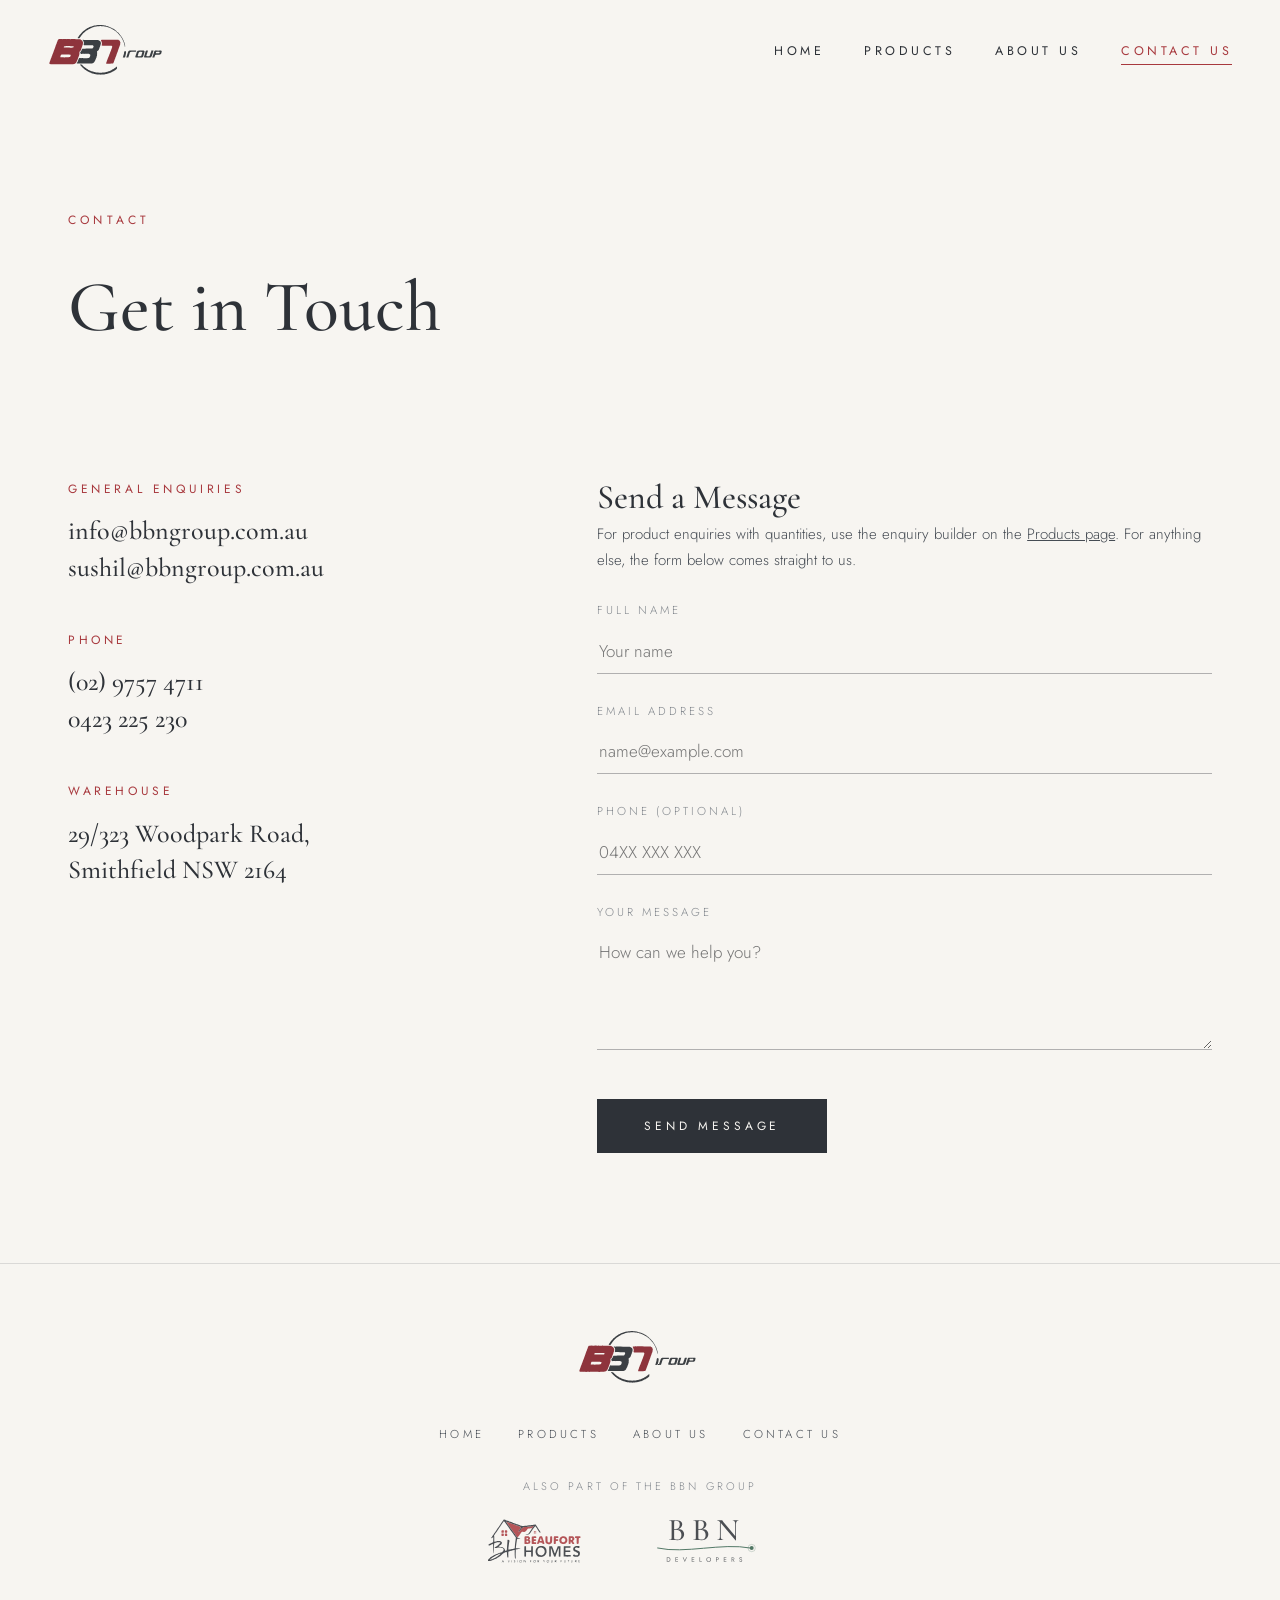
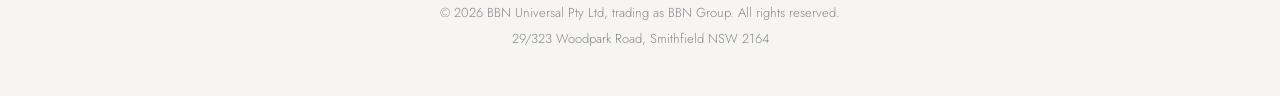
<file: bbn-group-website_2/contact.html>
<!DOCTYPE html>
<html lang="en-AU">
<head>
  <meta charset="UTF-8">
  <meta name="viewport" content="width=device-width, initial-scale=1.0">
  <title>Contact Us | BBN Group Scaffolding, Sydney</title>
  <meta name="description" content="Contact BBN Group: (02) 9757 4711, info@bbngroup.com.au, 29/323 Woodpark Road, Smithfield NSW 2164. Scaffolding sales enquiries welcome.">
  <link rel="icon" type="image/svg+xml" href="images/favicon.svg">
  <link rel="canonical" href="https://bbngroup.com.au/contact.html">
  <meta name="robots" content="index, follow">
  <meta property="og:type" content="website">
  <meta property="og:site_name" content="BBN Group">
  <meta property="og:title" content="Contact Us | BBN Group Scaffolding, Sydney">
  <meta property="og:description" content="Scaffolding sales enquiries: (02) 9757 4711, info@bbngroup.com.au, Smithfield NSW.">
  <meta property="og:url" content="https://bbngroup.com.au/contact.html">
  <meta property="og:image" content="https://bbngroup.com.au/images/share.png">
  <meta name="twitter:card" content="summary_large_image">
  <meta name="twitter:title" content="Contact Us | BBN Group Scaffolding, Sydney">
  <meta name="twitter:description" content="Scaffolding sales enquiries, Smithfield NSW.">
  <meta name="twitter:image" content="https://bbngroup.com.au/images/share.png">
  <link rel="preconnect" href="https://fonts.googleapis.com">
  <link rel="preconnect" href="https://fonts.gstatic.com" crossorigin>
  <link href="https://fonts.googleapis.com/css2?family=Cormorant+Garamond:ital,wght@0,500;0,600;1,500&family=Jost:wght@300;400;500&display=swap" rel="stylesheet">
  <link rel="stylesheet" href="css/main.css">
  <link rel="stylesheet" href="css/group.css">
</head>
<body>

  <nav class="main-nav">
    <a class="nav-logo" href="index.html" aria-label="BBN Group home">
      <img src="images/bbng-logo.svg" alt="BBN Group">
    </a>
    <button class="nav-toggle" aria-label="Menu"><span></span><span></span><span></span></button>
    <ul class="nav-links">
      <li><a href="index.html">Home</a></li>
      <li><a href="products.html">Products</a></li>
      <li><a href="about.html">About Us</a></li>
      <li><a href="contact.html" class="active">Contact Us</a></li>
    </ul>
  </nav>

  <header class="page-hero">
    <p class="label">Contact</p>
    <h1>Get in Touch</h1>
  </header>

  <section class="section" style="padding-top:20px;">
    <div class="contact-grid">

      <div class="reveal">
        <div class="c-block">
          <h3>General Enquiries</h3>
          <a class="big" href="mailto:info@bbngroup.com.au">info@bbngroup.com.au</a>
          <a class="big" href="mailto:sushil@bbngroup.com.au">sushil@bbngroup.com.au</a>
        </div>
        <div class="c-block">
          <h3>Phone</h3>
          <a class="big" href="tel:+61297574711">(02) 9757 4711</a>
          <a class="big" href="tel:+61423225230">0423 225 230</a>
        </div>
        <div class="c-block">
          <h3>Warehouse</h3>
          <p class="big">29/323 Woodpark Road,<br>Smithfield NSW 2164</p>
        </div>
      </div>

      <div class="reveal">
        <h2 class="display" style="font-size:34px; margin-bottom:6px;">Send a Message</h2>
        <p style="color:var(--charcoal-soft); font-size:15px;">For product enquiries with quantities, use the enquiry builder on the <a href="products.html" style="text-decoration:underline;">Products page</a>. For anything else, the form below comes straight to us.</p>

        <form action="https://formspree.io/f/mpqgneze" method="POST" class="info-form">
          <input type="hidden" name="subject" value="BBN Group Website Contact">
          <label for="name">Full Name</label>
          <input type="text" id="name" name="name" required placeholder="Your name">

          <label for="email">Email Address</label>
          <input type="email" id="email" name="email" required placeholder="name@example.com">

          <label for="phone">Phone (optional)</label>
          <input type="tel" id="phone" name="phone" placeholder="04XX XXX XXX">

          <label for="message">Your Message</label>
          <textarea id="message" name="message" required placeholder="How can we help you?"></textarea>

          <button type="submit" class="submit-btn">Send Message</button>
        </form>
      </div>

    </div>
  </section>

  <footer>
    <a class="f-logo" href="index.html"><img src="images/bbng-logo.svg" alt="BBN Group" style="height:56px;"></a>
    <ul class="f-links">
      <li><a href="index.html">Home</a></li>
      <li><a href="products.html">Products</a></li>
      <li><a href="about.html">About Us</a></li>
      <li><a href="contact.html">Contact Us</a></li>
    </ul>
    <div class="sister">
      <span class="sister-label">Also part of the BBN Group</span>
      <div class="sister-row">
        <a class="sister-mark" href="https://beauforthomes.com.au" target="_blank" rel="noopener" aria-label="Visit Beaufort Homes">
          <img src="images/beaufort-logo.svg" alt="Beaufort Homes">
        </a>
        <a class="sister-mark" href="https://bbndevelopers.com.au" target="_blank" rel="noopener" aria-label="Visit BBN Developers">
          <img class="sig" src="images/bbn-developers-logo.svg" alt="BBN Developers">
        </a>
      </div>
    </div>
    <p class="f-fine">© 2026 BBN Universal Pty Ltd, trading as BBN Group. All rights reserved.<br>29/323 Woodpark Road, Smithfield NSW 2164</p>
  </footer>

  <script src="js/main.js"></script>
</body>
</html>
</file>
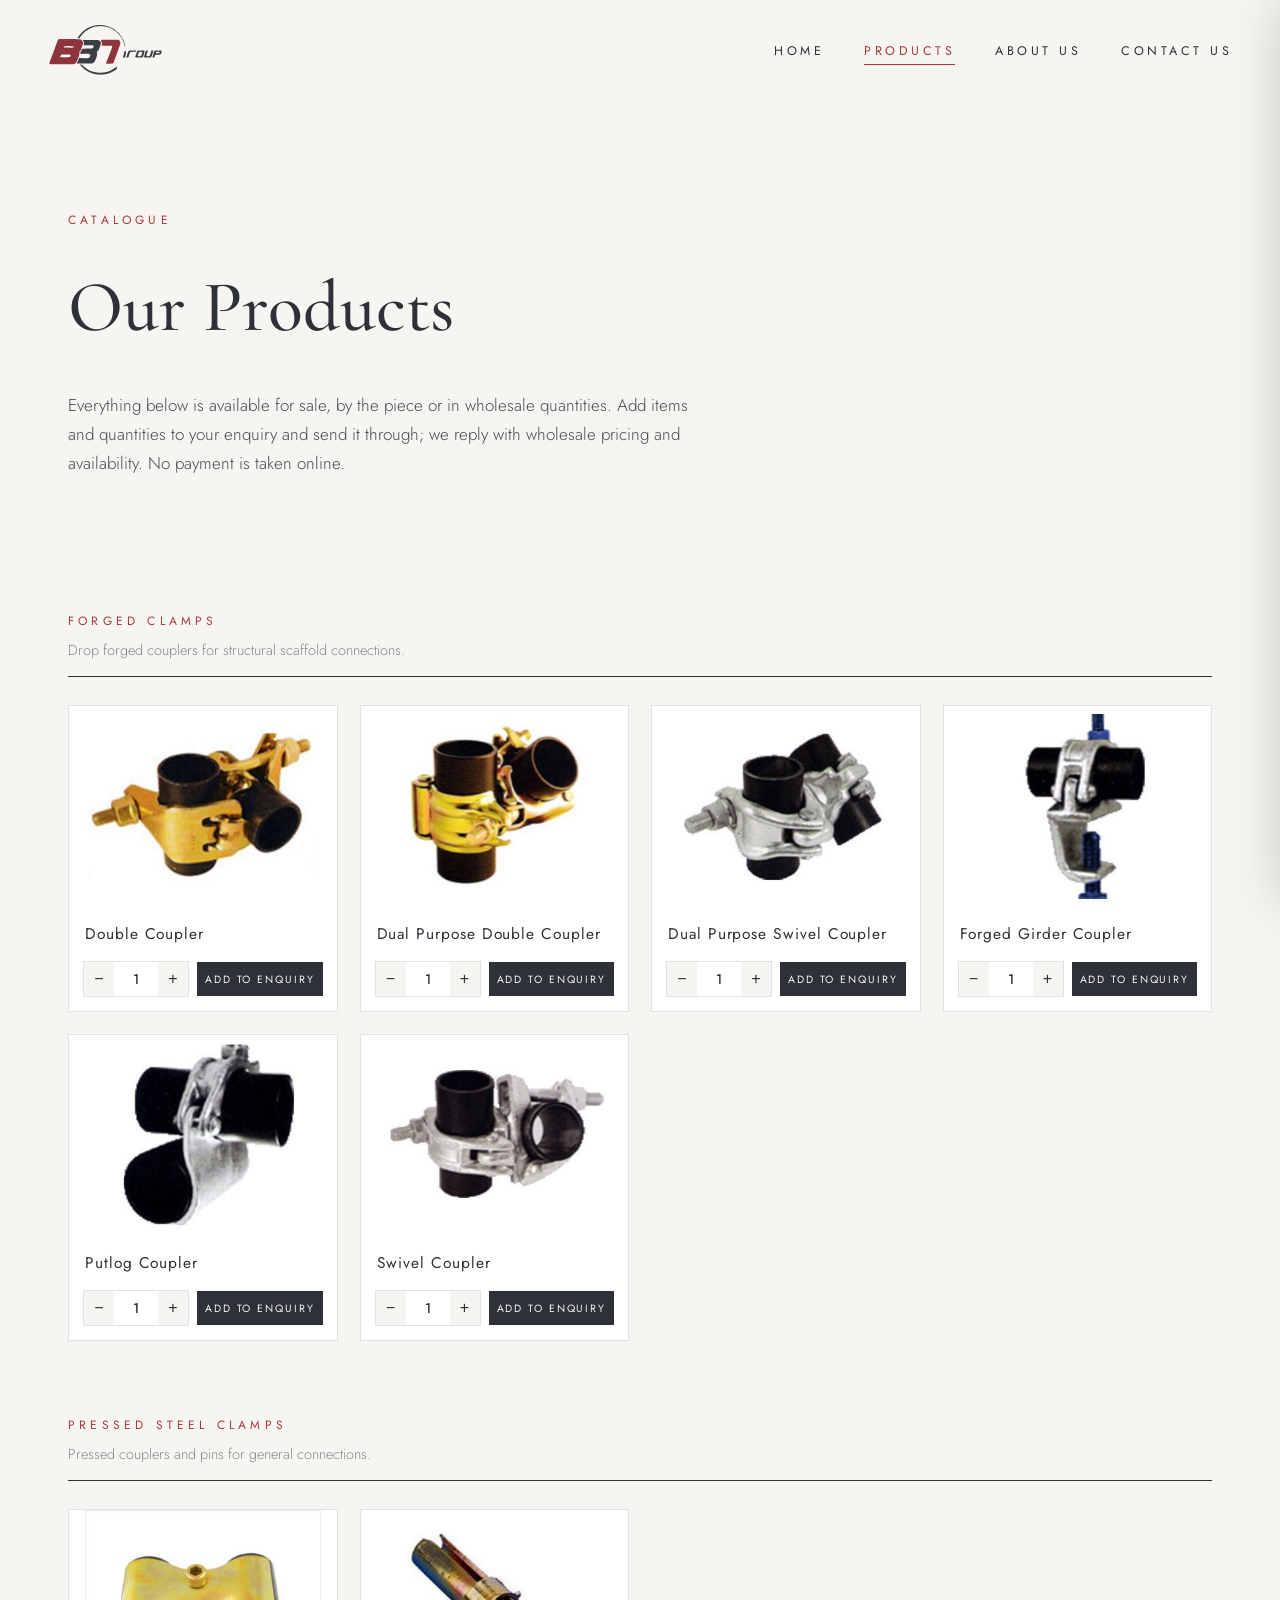
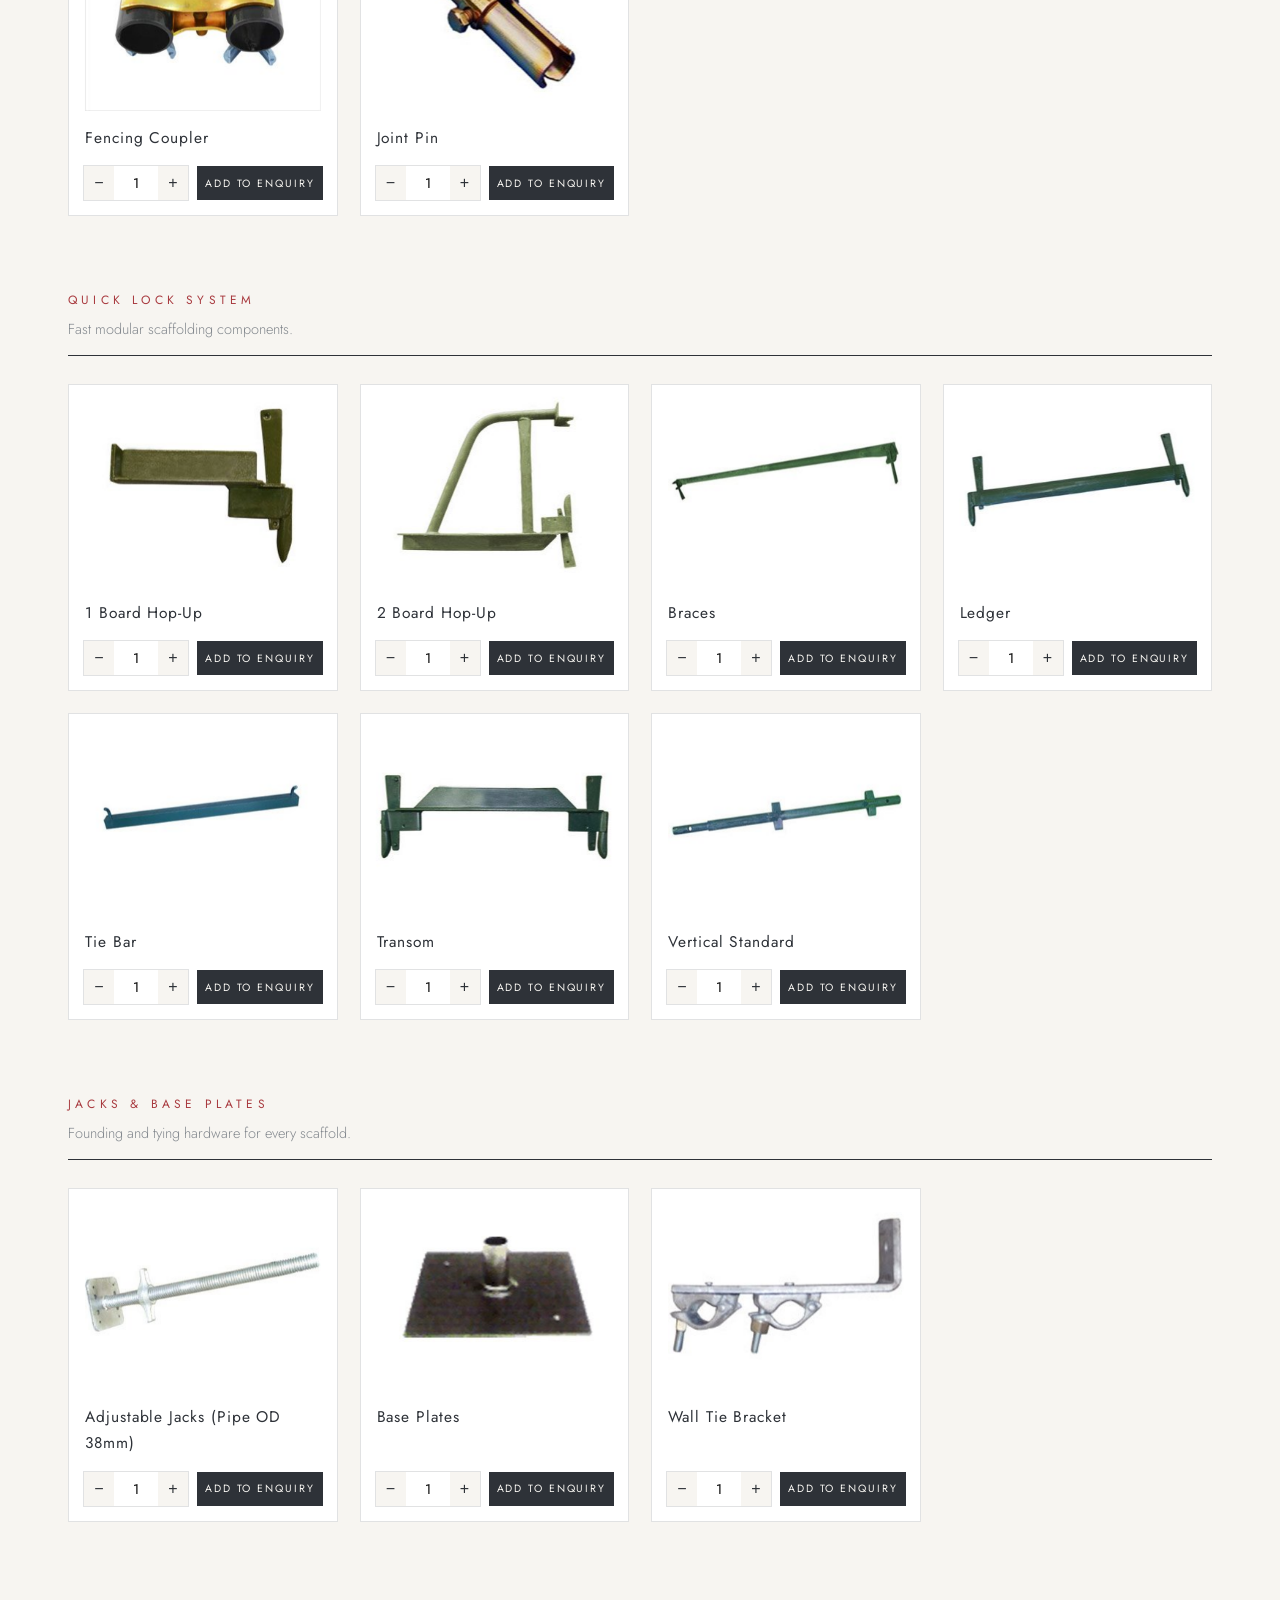
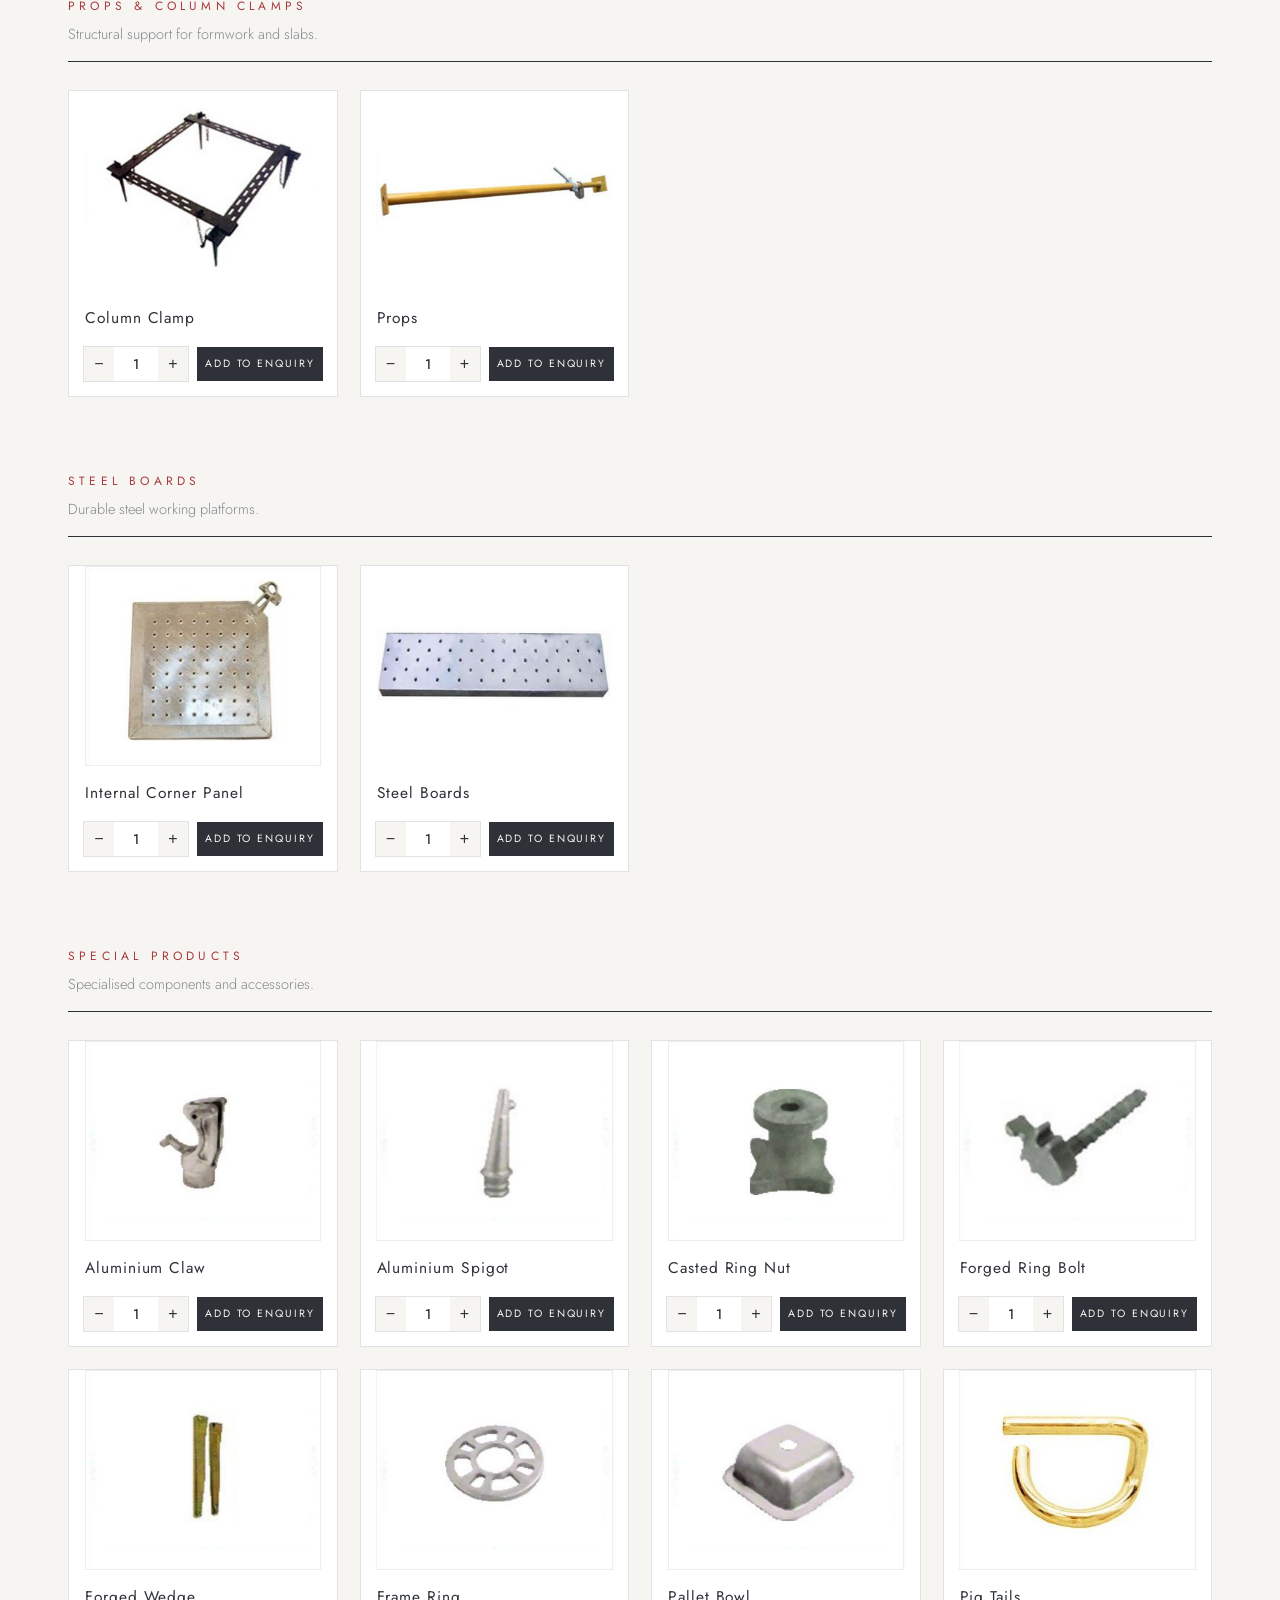
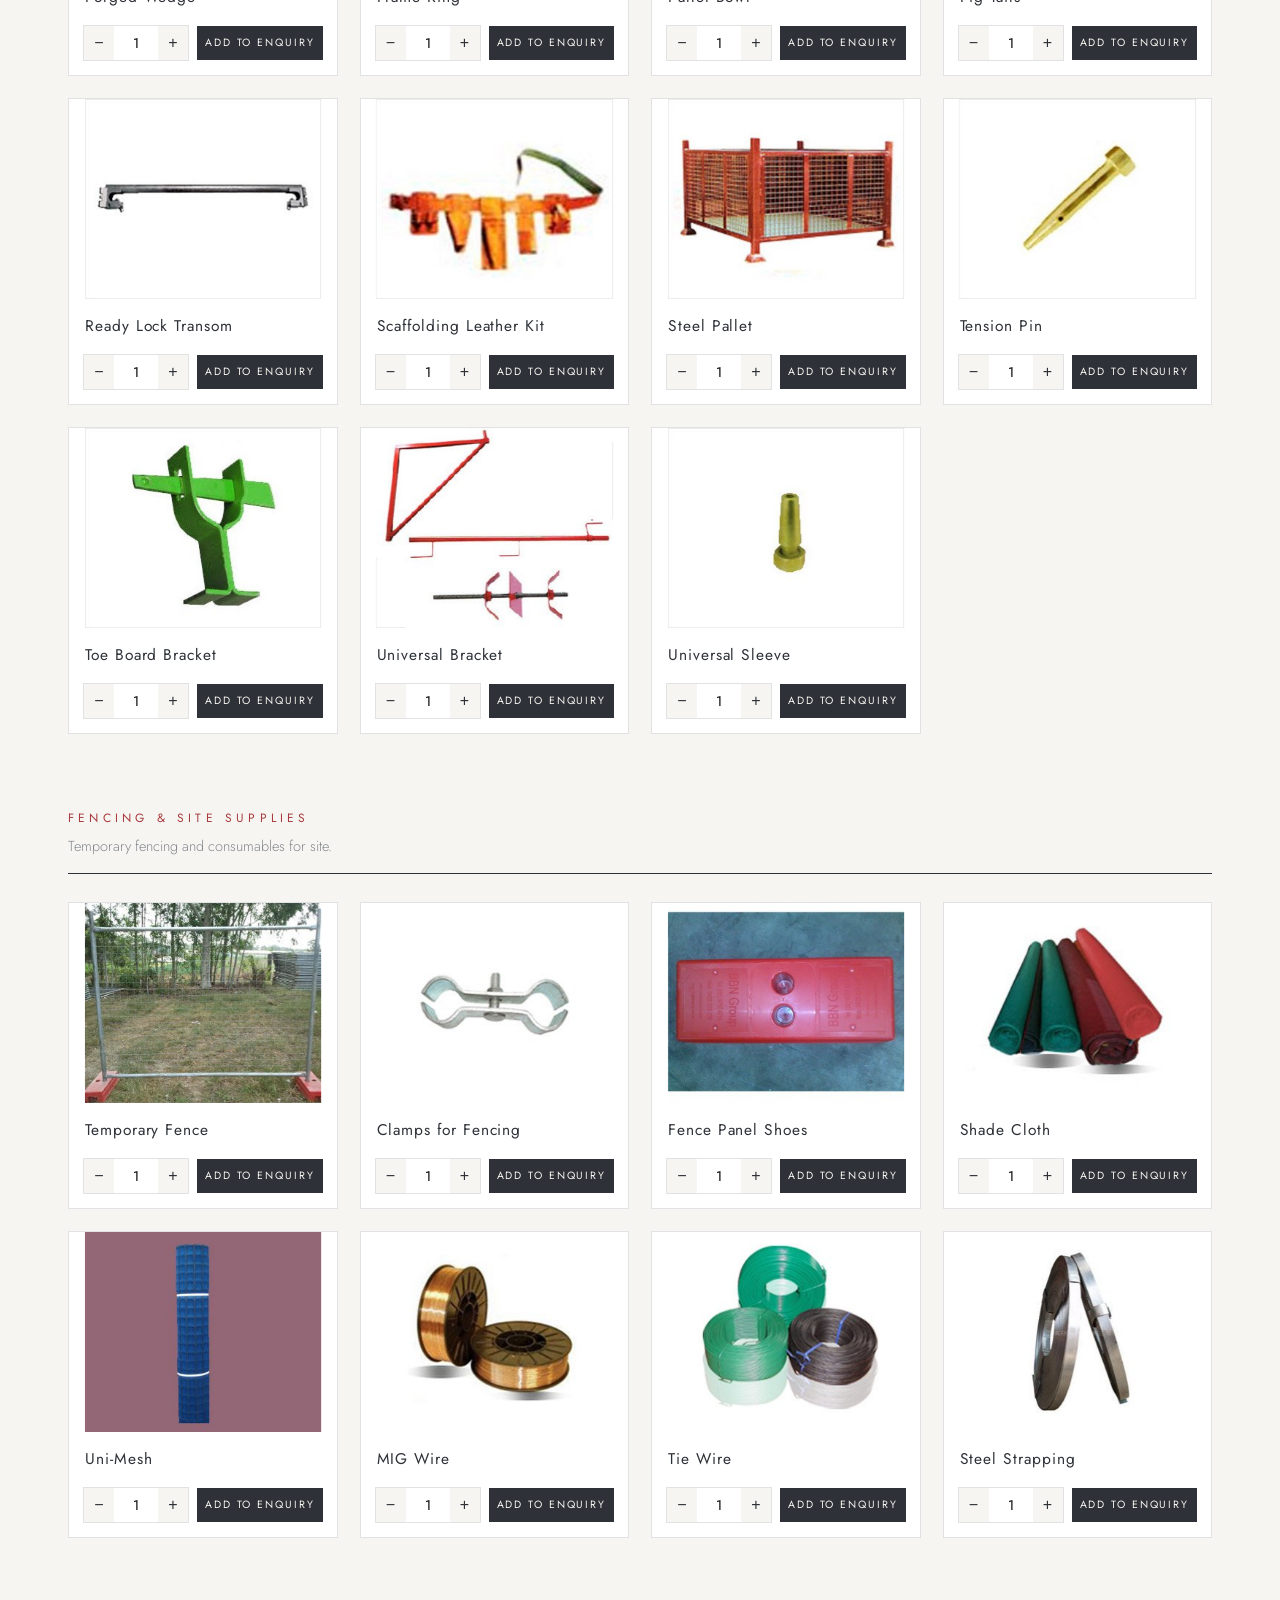
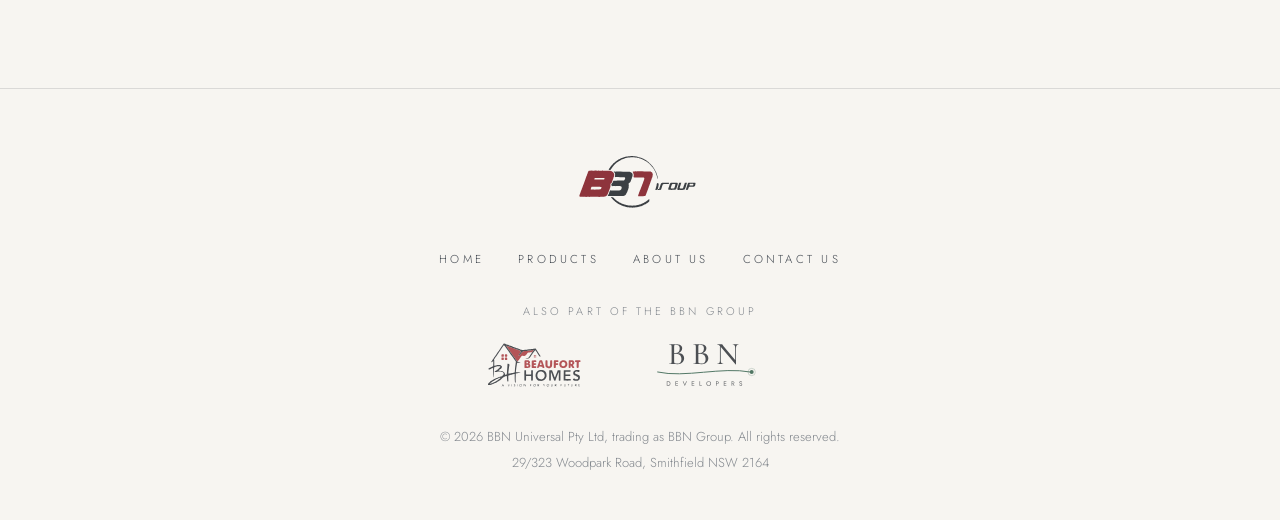
<file: bbn-group-website_2/products.html>
<!DOCTYPE html>
<html lang="en-AU">
<head>
  <meta charset="UTF-8">
  <meta name="viewport" content="width=device-width, initial-scale=1.0">
  <title>Products | BBN Group Scaffolding, Sydney</title>
  <meta name="description" content="Browse BBN Group's scaffolding catalogue: forged and pressed couplers, quick lock system, jacks, base plates, props, steel boards, fencing and site supplies. Wholesale sales, Sydney.">
  <link rel="icon" type="image/svg+xml" href="images/favicon.svg">
  <link rel="canonical" href="https://bbngroup.com.au/products.html">
  <meta name="robots" content="index, follow">
  <meta property="og:type" content="website">
  <meta property="og:site_name" content="BBN Group">
  <meta property="og:title" content="Products | BBN Group Scaffolding, Sydney">
  <meta property="og:description" content="Wholesale scaffolding: couplers, quick lock, jacks, props, boards and site supplies.">
  <meta property="og:url" content="https://bbngroup.com.au/products.html">
  <meta property="og:image" content="https://bbngroup.com.au/images/share.png">
  <meta name="twitter:card" content="summary_large_image">
  <meta name="twitter:title" content="Products | BBN Group Scaffolding, Sydney">
  <meta name="twitter:description" content="Wholesale scaffolding: couplers, quick lock, jacks, props, boards and site supplies.">
  <meta name="twitter:image" content="https://bbngroup.com.au/images/share.png">
  <link rel="preconnect" href="https://fonts.googleapis.com">
  <link rel="preconnect" href="https://fonts.gstatic.com" crossorigin>
  <link href="https://fonts.googleapis.com/css2?family=Cormorant+Garamond:ital,wght@0,500;0,600;1,500&family=Jost:wght@300;400;500&display=swap" rel="stylesheet">
  <link rel="stylesheet" href="css/main.css">
  <link rel="stylesheet" href="css/group.css">
</head>
<body>

  <nav class="main-nav">
    <a class="nav-logo" href="index.html" aria-label="BBN Group home">
      <img src="images/bbng-logo.svg" alt="BBN Group">
    </a>
    <button class="nav-toggle" aria-label="Menu"><span></span><span></span><span></span></button>
    <ul class="nav-links">
      <li><a href="index.html">Home</a></li>
      <li><a href="products.html" class="active">Products</a></li>
      <li><a href="about.html">About Us</a></li>
      <li><a href="contact.html">Contact Us</a></li>
    </ul>
  </nav>

  <header class="page-hero">
    <p class="label">Catalogue</p>
    <h1>Our Products</h1>
    <p class="intro">Everything below is available for sale, by the piece or in wholesale quantities. Add items and quantities to your enquiry and send it through; we reply with wholesale pricing and availability. No payment is taken online.</p>
  </header>

  <section class="section" style="padding-top:10px;" id="catalogue">
    <!-- product grid rendered by js/products.js -->
    <noscript><p>Please enable JavaScript to browse the catalogue, or call (02) 9757 4711 for our product list.</p></noscript>
  </section>

  <!-- floating enquiry bar -->
  <button class="enquiry-fab" id="enquiryFab" aria-label="Open enquiry list" hidden>
    Enquiry <span class="fab-count" id="fabCount">0</span>
  </button>

  <!-- enquiry drawer -->
  <div class="enquiry-drawer" id="enquiryDrawer" aria-hidden="true">
    <div class="drawer-head">
      <h2 class="display" style="font-size:28px;">Your Enquiry</h2>
      <button class="drawer-close" id="drawerClose" aria-label="Close enquiry">×</button>
    </div>
    <div class="drawer-items" id="drawerItems"><p class="drawer-empty">No items yet. Add products from the catalogue.</p></div>

    <form action="https://formspree.io/f/mpqgneze" method="POST" class="info-form drawer-form" id="enquiryForm">
      <input type="hidden" name="subject" value="Website Product Enquiry">
      <input type="hidden" name="items" id="itemsField" value="">
      <label for="eq-name">Full Name</label>
      <input type="text" id="eq-name" name="name" required placeholder="Your name">
      <label for="eq-company">Company (optional)</label>
      <input type="text" id="eq-company" name="company" placeholder="Company name">
      <label for="eq-email">Email Address</label>
      <input type="email" id="eq-email" name="email" required placeholder="name@example.com">
      <label for="eq-phone">Phone</label>
      <input type="tel" id="eq-phone" name="phone" required placeholder="04XX XXX XXX">
      <label for="eq-message">Notes (optional)</label>
      <textarea id="eq-message" name="message" placeholder="Delivery suburb, timing, anything else"></textarea>
      <button type="submit" class="submit-btn" style="width:100%;">Send Enquiry</button>
      <p class="form-note">We reply with wholesale pricing and availability. Nothing is charged online.</p>
    </form>
  </div>
  <div class="drawer-veil" id="drawerVeil" hidden></div>

  <footer>
    <a class="f-logo" href="index.html"><img src="images/bbng-logo.svg" alt="BBN Group" style="height:56px;"></a>
    <ul class="f-links">
      <li><a href="index.html">Home</a></li>
      <li><a href="products.html">Products</a></li>
      <li><a href="about.html">About Us</a></li>
      <li><a href="contact.html">Contact Us</a></li>
    </ul>
    <div class="sister">
      <span class="sister-label">Also part of the BBN Group</span>
      <div class="sister-row">
        <a class="sister-mark" href="https://beauforthomes.com.au" target="_blank" rel="noopener" aria-label="Visit Beaufort Homes">
          <img src="images/beaufort-logo.svg" alt="Beaufort Homes">
        </a>
        <a class="sister-mark" href="https://bbndevelopers.com.au" target="_blank" rel="noopener" aria-label="Visit BBN Developers">
          <img class="sig" src="images/bbn-developers-logo.svg" alt="BBN Developers">
        </a>
      </div>
    </div>
    <p class="f-fine">© 2026 BBN Universal Pty Ltd, trading as BBN Group. All rights reserved.<br>29/323 Woodpark Road, Smithfield NSW 2164</p>
  </footer>

  <script src="js/main.js"></script>
  <script src="js/products.js"></script>
</body>
</html>
</file>
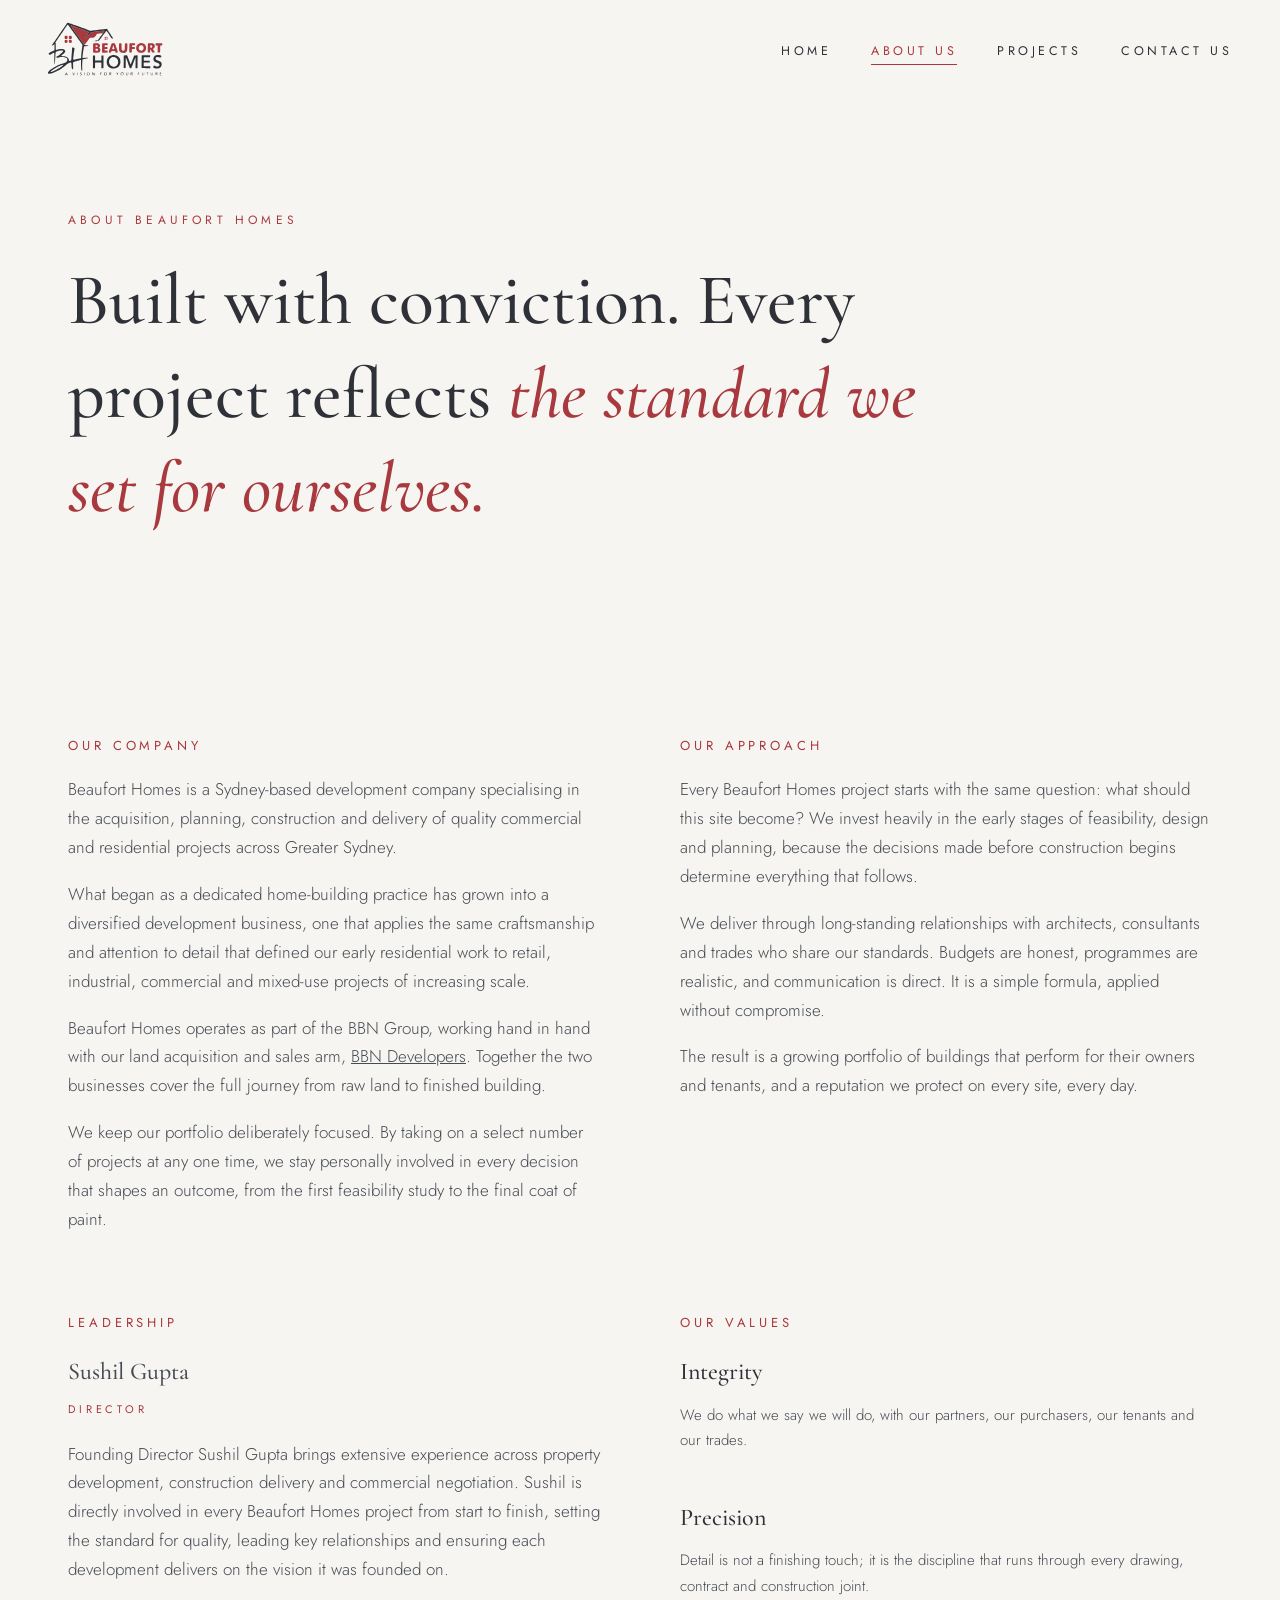
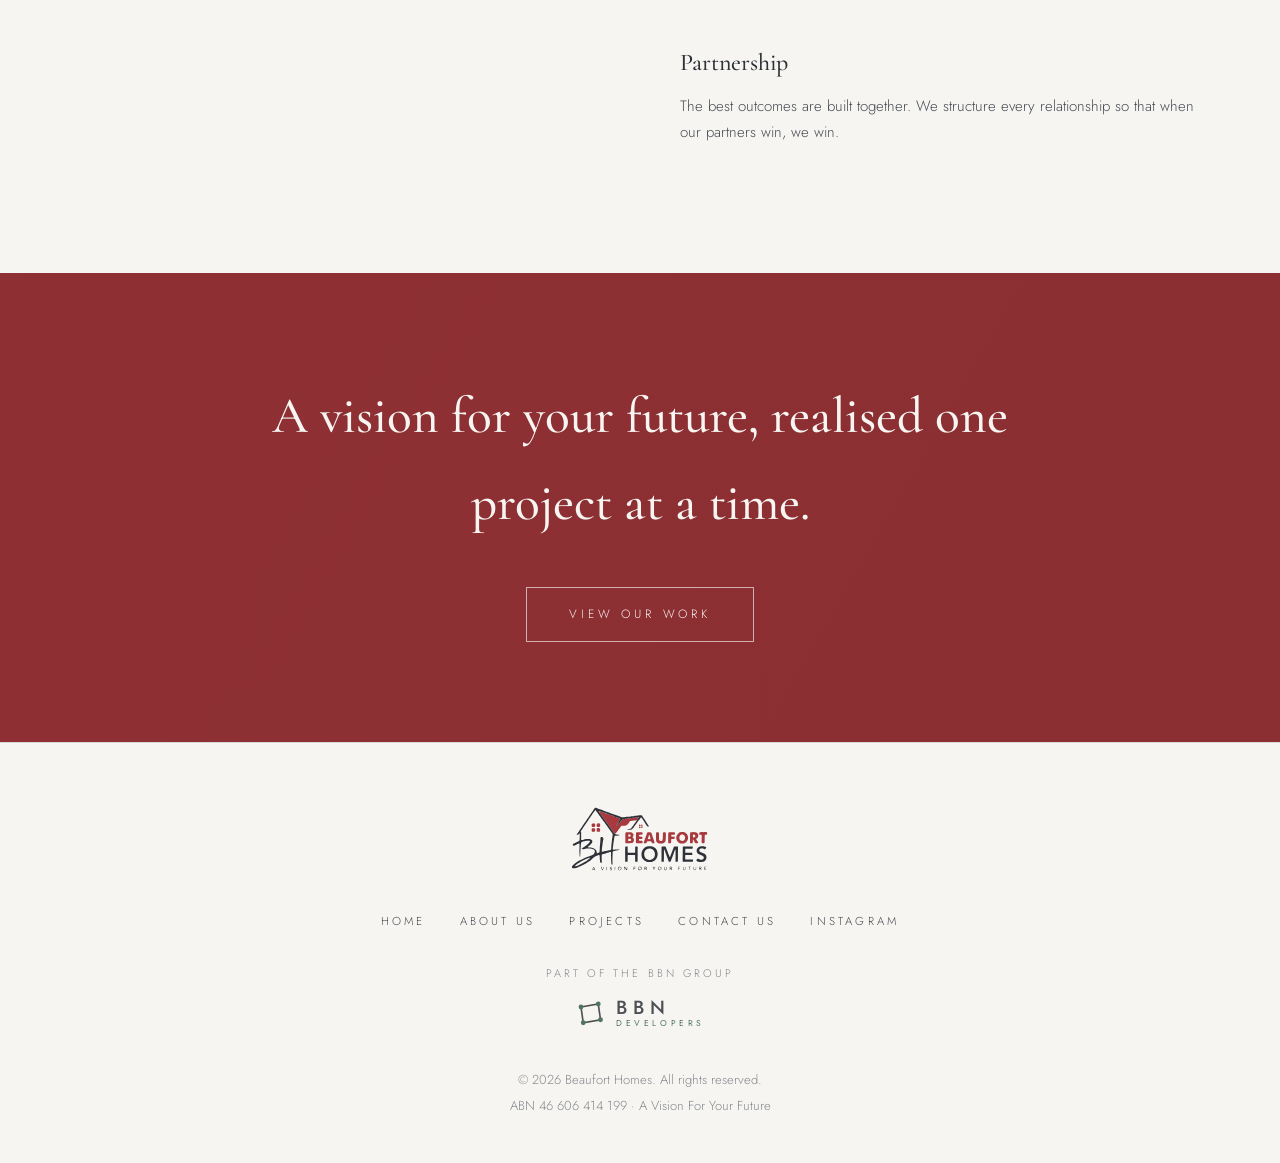
<file: beaufort-homes-website_4/about.html>
<!DOCTYPE html>
<html lang="en-AU">
<head>
  <meta charset="UTF-8">
  <meta name="viewport" content="width=device-width, initial-scale=1.0">
  <title>About Us | Beaufort Homes</title>
  <meta name="description" content="About Beaufort Homes, a Sydney-based commercial development company. A vision for your future.">
  <link rel="icon" type="image/svg+xml" href="images/favicon.svg">
  <link rel="canonical" href="https://beauforthomes.com.au/about.html">
  <meta name="robots" content="index, follow">
  <meta property="og:type" content="website">
  <meta property="og:site_name" content="Beaufort Homes">
  <meta property="og:title" content="About Us | Beaufort Homes">
  <meta property="og:description" content="About Beaufort Homes, a Sydney-based commercial development company. A vision for your future.">
  <meta property="og:url" content="https://beauforthomes.com.au/about.html">
  <meta property="og:image" content="https://beauforthomes.com.au/images/hero-poster.jpg">
  <meta name="twitter:card" content="summary_large_image">
  <meta name="twitter:title" content="About Us | Beaufort Homes">
  <meta name="twitter:description" content="About Beaufort Homes, a Sydney-based commercial development company. A vision for your future.">
  <meta name="twitter:image" content="https://beauforthomes.com.au/images/hero-poster.jpg">
  <script type="application/ld+json">{"@context":"https://schema.org","@type":"GeneralContractor","name":"Beaufort Homes","image":"https://beauforthomes.com.au/images/hero-poster.jpg","description":"Sydney-based commercial property development company delivering considered, high-quality commercial and residential projects across Greater Sydney.","url":"https://beauforthomes.com.au","telephone":"+61297574711","email":"info@bbngroup.com.au","address":{"@type":"PostalAddress","streetAddress":"29/323 Woodpark Road","addressLocality":"Smithfield","addressRegion":"NSW","postalCode":"2164","addressCountry":"AU"},"areaServed":"Greater Sydney, New South Wales","slogan":"A Vision For Your Future","sameAs":["https://bbndevelopers.com.au"]}</script>
  <link rel="preconnect" href="https://fonts.googleapis.com">
  <link rel="preconnect" href="https://fonts.gstatic.com" crossorigin>
  <link href="https://fonts.googleapis.com/css2?family=Cormorant+Garamond:ital,wght@0,500;0,600;1,500&family=Jost:wght@300;400;500&display=swap" rel="stylesheet">
  <link rel="stylesheet" href="css/main.css">
</head>
<body>

  <nav class="main-nav">
    <a class="nav-logo" href="index.html" aria-label="Beaufort Homes home">
      <img src="images/logo.svg" alt="Beaufort Homes">
    </a>
    <button class="nav-toggle" aria-label="Menu"><span></span><span></span><span></span></button>
    <ul class="nav-links">
      <li><a href="index.html">Home</a></li>
      <li><a href="about.html" class="active">About Us</a></li>
      <li><a href="projects.html">Projects</a></li>
      <li><a href="contact.html">Contact Us</a></li>
    </ul>
  </nav>

  <header class="page-hero">
    <p class="label">About Beaufort Homes</p>
    <h1 class="statement" style="margin-top:24px;">Built with conviction. Every project reflects <em>the standard we set for ourselves.</em></h1>
  </header>

  <section class="section" style="padding-top:30px;">
    <div class="about-grid">
      <div class="reveal">
        <h3>Our Company</h3>
        <p>Beaufort Homes is a Sydney-based development company specialising in the acquisition, planning, construction and delivery of quality commercial and residential projects across Greater Sydney.</p>
        <p>What began as a dedicated home-building practice has grown into a diversified development business, one that applies the same craftsmanship and attention to detail that defined our early residential work to retail, industrial, commercial and mixed-use projects of increasing scale.</p>
        <p>Beaufort Homes operates as part of the BBN Group, working hand in hand with our land acquisition and sales arm, <a href="https://bbndevelopers.com.au" target="_blank" rel="noopener" style="text-decoration:underline;">BBN Developers</a>. Together the two businesses cover the full journey from raw land to finished building.</p>
        <p>We keep our portfolio deliberately focused. By taking on a select number of projects at any one time, we stay personally involved in every decision that shapes an outcome, from the first feasibility study to the final coat of paint.</p>
      </div>
      <div class="reveal">
        <h3>Our Approach</h3>
        <p>Every Beaufort Homes project starts with the same question: what should this site become? We invest heavily in the early stages of feasibility, design and planning, because the decisions made before construction begins determine everything that follows.</p>
        <p>We deliver through long-standing relationships with architects, consultants and trades who share our standards. Budgets are honest, programmes are realistic, and communication is direct. It is a simple formula, applied without compromise.</p>
        <p>The result is a growing portfolio of buildings that perform for their owners and tenants, and a reputation we protect on every site, every day.</p>
      </div>
    </div>

    <div class="about-grid" style="margin-top:60px;">
      <div class="reveal">
        <h3>Leadership</h3>
        <p><strong style="font-family:var(--font-display); font-size:24px; font-weight:500;">Sushil Gupta</strong><br><span class="label" style="font-size:11px;">Director</span></p>
        <p style="margin-top:16px;">Founding Director Sushil Gupta brings extensive experience across property development, construction delivery and commercial negotiation. Sushil is directly involved in every Beaufort Homes project from start to finish, setting the standard for quality, leading key relationships and ensuring each development delivers on the vision it was founded on.</p>
      </div>
      <div class="reveal">
        <h3>Our Values</h3>
        <div class="values" style="grid-template-columns:1fr; gap:26px; margin-top:8px;">
          <div class="value"><h4>Integrity</h4><p>We do what we say we will do, with our partners, our purchasers, our tenants and our trades.</p></div>
          <div class="value"><h4>Precision</h4><p>Detail is not a finishing touch; it is the discipline that runs through every drawing, contract and construction joint.</p></div>
          <div class="value"><h4>Partnership</h4><p>The best outcomes are built together. We structure every relationship so that when our partners win, we win.</p></div>
        </div>
      </div>
    </div>
  </section>

  <section class="cta-band">
    <h2 class="reveal">A vision for your future, realised one project at a time.</h2>
    <a class="ghost-btn reveal" href="projects.html">View Our Work</a>
  </section>

  <footer>
    <a class="f-logo" href="index.html"><img src="images/logo.svg" alt="Beaufort Homes"></a>
    <ul class="f-links">
      <li><a href="index.html">Home</a></li>
      <li><a href="about.html">About Us</a></li>
      <li><a href="projects.html">Projects</a></li>
      <li><a href="contact.html">Contact Us</a></li>
      <li><a href="#" rel="noopener">Instagram</a></li>
    </ul>
    <div class="sister">
      <span class="sister-label">Part of the BBN Group</span>
      <a class="sister-mark sister-bbn" href="https://bbndevelopers.com.au" target="_blank" rel="noopener" aria-label="Visit BBN Developers">
        <svg viewBox="0 0 40 40" aria-hidden="true"><path d="M8 12 L31 8 L34 29 L11 33 Z" fill="none" stroke="currentColor" stroke-width="2.2"/><circle class="peg" cx="8" cy="12" r="3.2"/><circle class="peg" cx="31" cy="8" r="3.2"/><circle class="peg" cx="34" cy="29" r="3.2"/><circle class="peg" cx="11" cy="33" r="3.2"/></svg>
        <span class="tx"><span class="t">BBN</span><span class="s">Developers</span></span>
      </a>
    </div>
    <p class="f-fine">© 2026 Beaufort Homes. All rights reserved.<br>ABN 46 606 414 199 · A Vision For Your Future</p>
  </footer>

  <script src="js/main.js"></script>
</body>
</html>
</file>
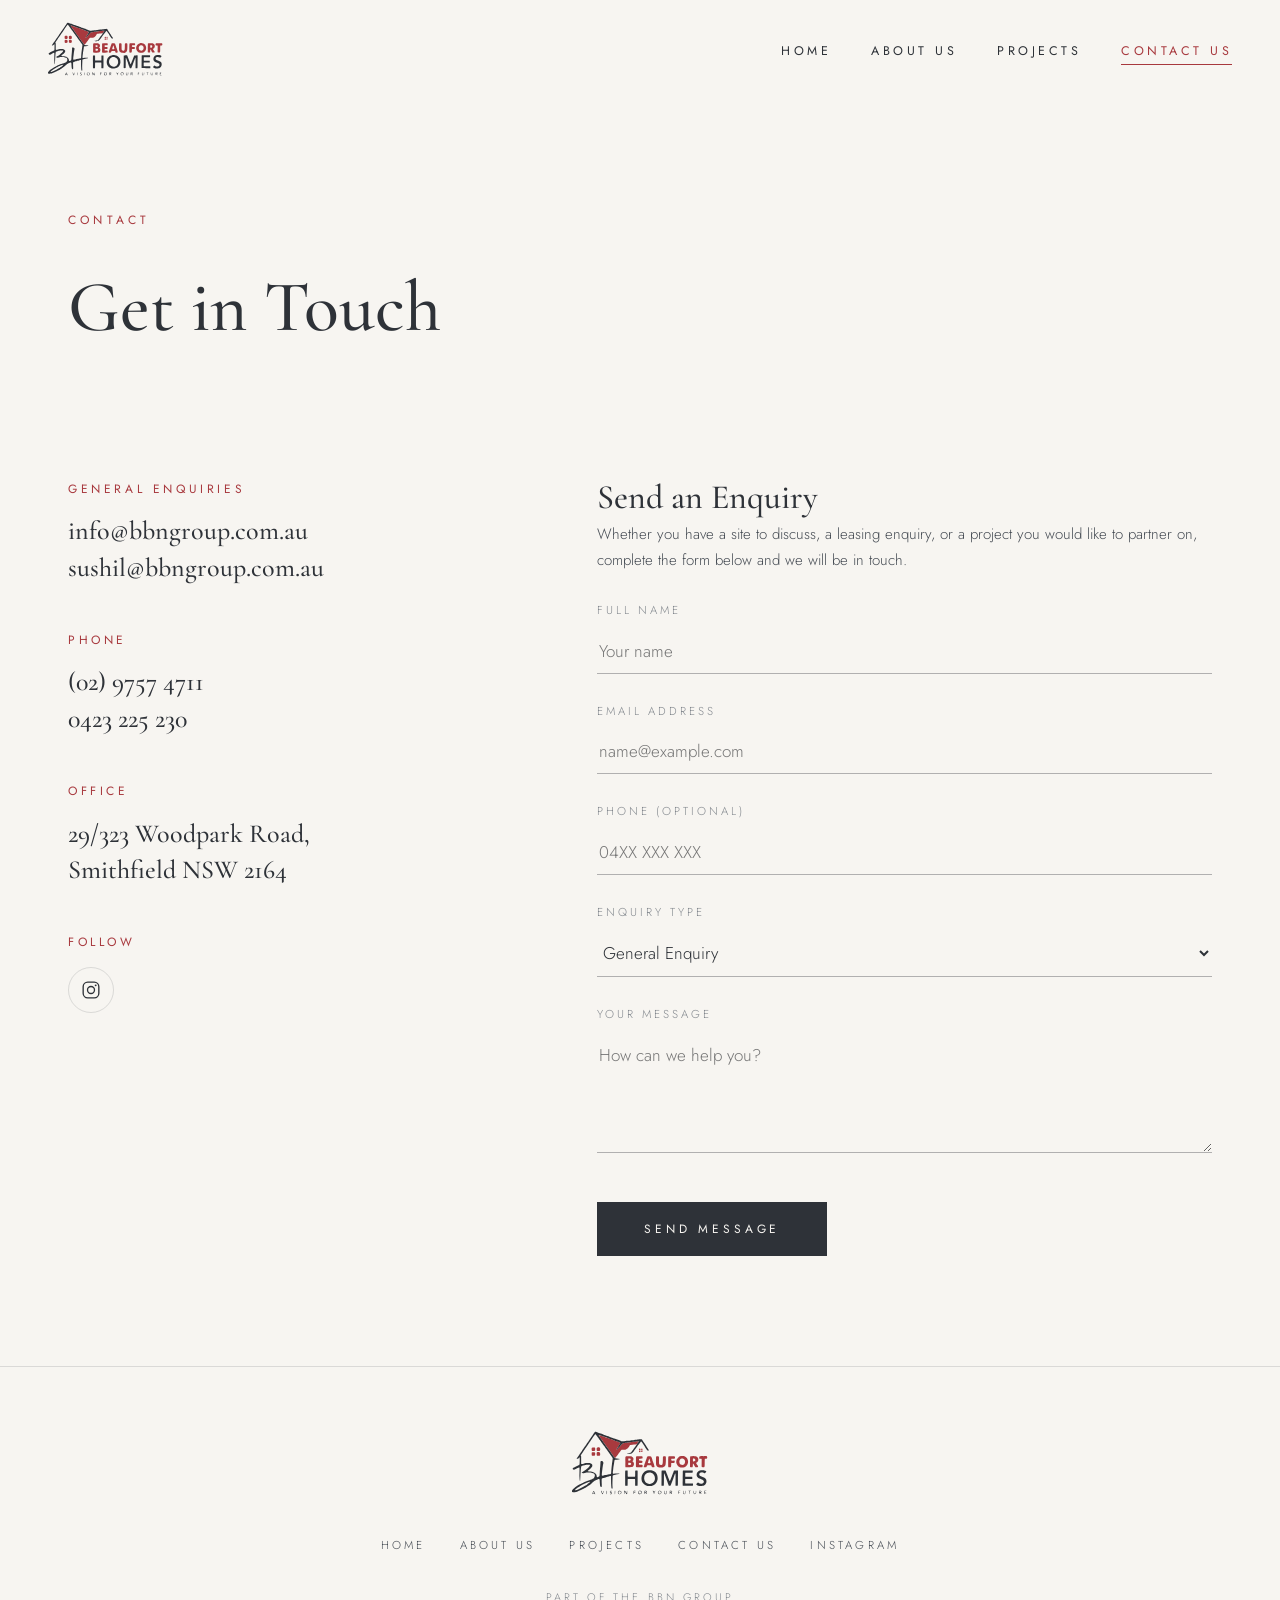
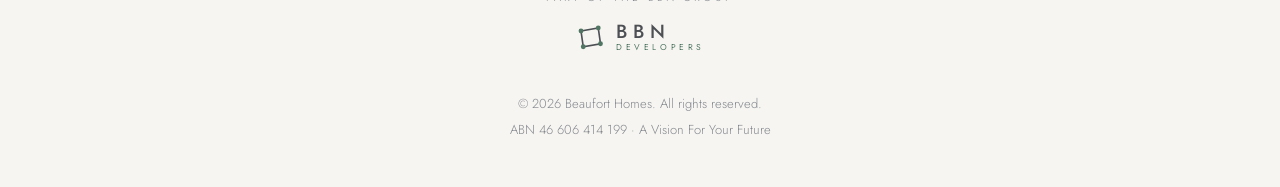
<file: beaufort-homes-website_4/contact.html>
<!DOCTYPE html>
<html lang="en-AU">
<head>
  <meta charset="UTF-8">
  <meta name="viewport" content="width=device-width, initial-scale=1.0">
  <title>Contact Us | Beaufort Homes</title>
  <meta name="description" content="Contact Beaufort Homes, commercial property development, Sydney. General enquiries, leasing and partnership opportunities.">
  <link rel="icon" type="image/svg+xml" href="images/favicon.svg">
  <link rel="canonical" href="https://beauforthomes.com.au/contact.html">
  <meta name="robots" content="index, follow">
  <meta property="og:type" content="website">
  <meta property="og:site_name" content="Beaufort Homes">
  <meta property="og:title" content="Contact Us | Beaufort Homes">
  <meta property="og:description" content="Contact Beaufort Homes, commercial property development, Sydney. General enquiries, leasing and partnership opportunities.">
  <meta property="og:url" content="https://beauforthomes.com.au/contact.html">
  <meta property="og:image" content="https://beauforthomes.com.au/images/hero-poster.jpg">
  <meta name="twitter:card" content="summary_large_image">
  <meta name="twitter:title" content="Contact Us | Beaufort Homes">
  <meta name="twitter:description" content="Contact Beaufort Homes, commercial property development, Sydney. General enquiries, leasing and partnership opportunities.">
  <meta name="twitter:image" content="https://beauforthomes.com.au/images/hero-poster.jpg">
  <script type="application/ld+json">{"@context":"https://schema.org","@type":"GeneralContractor","name":"Beaufort Homes","image":"https://beauforthomes.com.au/images/hero-poster.jpg","description":"Sydney-based commercial property development company delivering considered, high-quality commercial and residential projects across Greater Sydney.","url":"https://beauforthomes.com.au","telephone":"+61297574711","email":"info@bbngroup.com.au","address":{"@type":"PostalAddress","streetAddress":"29/323 Woodpark Road","addressLocality":"Smithfield","addressRegion":"NSW","postalCode":"2164","addressCountry":"AU"},"areaServed":"Greater Sydney, New South Wales","slogan":"A Vision For Your Future","sameAs":["https://bbndevelopers.com.au"]}</script>
  <link rel="preconnect" href="https://fonts.googleapis.com">
  <link rel="preconnect" href="https://fonts.gstatic.com" crossorigin>
  <link href="https://fonts.googleapis.com/css2?family=Cormorant+Garamond:ital,wght@0,500;0,600;1,500&family=Jost:wght@300;400;500&display=swap" rel="stylesheet">
  <link rel="stylesheet" href="css/main.css">
</head>
<body>

  <nav class="main-nav">
    <a class="nav-logo" href="index.html" aria-label="Beaufort Homes home">
      <img src="images/logo.svg" alt="Beaufort Homes">
    </a>
    <button class="nav-toggle" aria-label="Menu"><span></span><span></span><span></span></button>
    <ul class="nav-links">
      <li><a href="index.html">Home</a></li>
      <li><a href="about.html">About Us</a></li>
      <li><a href="projects.html">Projects</a></li>
      <li><a href="contact.html" class="active">Contact Us</a></li>
    </ul>
  </nav>

  <header class="page-hero">
    <p class="label">Contact</p>
    <h1>Get in Touch</h1>
  </header>

  <section class="section" style="padding-top:20px;">
    <div class="contact-grid">

      <div class="reveal">
        <div class="c-block">
          <h3>General Enquiries</h3>
          <a class="big" href="mailto:info@bbngroup.com.au">info@bbngroup.com.au</a>
          <a class="big" href="mailto:sushil@bbngroup.com.au">sushil@bbngroup.com.au</a>
        </div>
        <div class="c-block">
          <h3>Phone</h3>
          <a class="big" href="tel:+61297574711">(02) 9757 4711</a>
          <a class="big" href="tel:+61423225230">0423 225 230</a>
        </div>
        <div class="c-block">
          <h3>Office</h3>
          <p class="big">29/323 Woodpark Road,<br>Smithfield NSW 2164</p>
        </div>
        <div class="c-block">
          <h3>Follow</h3>
          <a class="social-icon" href="#" rel="noopener" aria-label="Follow on Instagram">
            <svg viewBox="0 0 24 24" fill="none" stroke="currentColor" stroke-width="1.6" aria-hidden="true"><rect x="2.6" y="2.6" width="18.8" height="18.8" rx="5.5"/><circle cx="12" cy="12" r="4.2"/><circle cx="17.6" cy="6.4" r="1.15" fill="currentColor" stroke="none"/></svg>
          </a>
        </div>
      </div>

      <div class="reveal">
        <h2 class="display" style="font-size:34px; margin-bottom:6px;">Send an Enquiry</h2>
        <p style="color:var(--charcoal-soft); font-size:15px;">Whether you have a site to discuss, a leasing enquiry, or a project you would like to partner on, complete the form below and we will be in touch.</p>

        <!--
          FORMSPREE SETUP:
          1. Create a free account at https://formspree.io
          2. Create a new form and copy its ID (looks like "xabcdefg")
          3. Replace YOUR_FORM_ID in the action below with that ID
          Submissions will then arrive at the email you registered.
        -->
        <form action="https://formspree.io/f/YOUR_FORM_ID" method="POST" class="info-form">
          <label for="name">Full Name</label>
          <input type="text" id="name" name="name" required placeholder="Your name">

          <label for="email">Email Address</label>
          <input type="email" id="email" name="email" required placeholder="name@example.com">

          <label for="phone">Phone (optional)</label>
          <input type="tel" id="phone" name="phone" placeholder="04XX XXX XXX">

          <label for="type">Enquiry Type</label>
          <select id="type" name="enquiry_type">
            <option>General Enquiry</option>
            <option>Leasing / Sales</option>
            <option>Site or Development Opportunity</option>
            <option>Partnership / Investment</option>
            <option>Other</option>
          </select>

          <label for="message">Your Message</label>
          <textarea id="message" name="message" required placeholder="How can we help you?"></textarea>

          <button type="submit" class="submit-btn">Send Message</button>
        </form>
      </div>

    </div>
  </section>

  <footer>
    <a class="f-logo" href="index.html"><img src="images/logo.svg" alt="Beaufort Homes"></a>
    <ul class="f-links">
      <li><a href="index.html">Home</a></li>
      <li><a href="about.html">About Us</a></li>
      <li><a href="projects.html">Projects</a></li>
      <li><a href="contact.html">Contact Us</a></li>
      <li><a href="#" rel="noopener">Instagram</a></li>
    </ul>
    <div class="sister">
      <span class="sister-label">Part of the BBN Group</span>
      <a class="sister-mark sister-bbn" href="https://bbndevelopers.com.au" target="_blank" rel="noopener" aria-label="Visit BBN Developers">
        <svg viewBox="0 0 40 40" aria-hidden="true"><path d="M8 12 L31 8 L34 29 L11 33 Z" fill="none" stroke="currentColor" stroke-width="2.2"/><circle class="peg" cx="8" cy="12" r="3.2"/><circle class="peg" cx="31" cy="8" r="3.2"/><circle class="peg" cx="34" cy="29" r="3.2"/><circle class="peg" cx="11" cy="33" r="3.2"/></svg>
        <span class="tx"><span class="t">BBN</span><span class="s">Developers</span></span>
      </a>
    </div>
    <p class="f-fine">© 2026 Beaufort Homes. All rights reserved.<br>ABN 46 606 414 199 · A Vision For Your Future</p>
  </footer>

  <script src="js/main.js"></script>
</body>
</html>
</file>
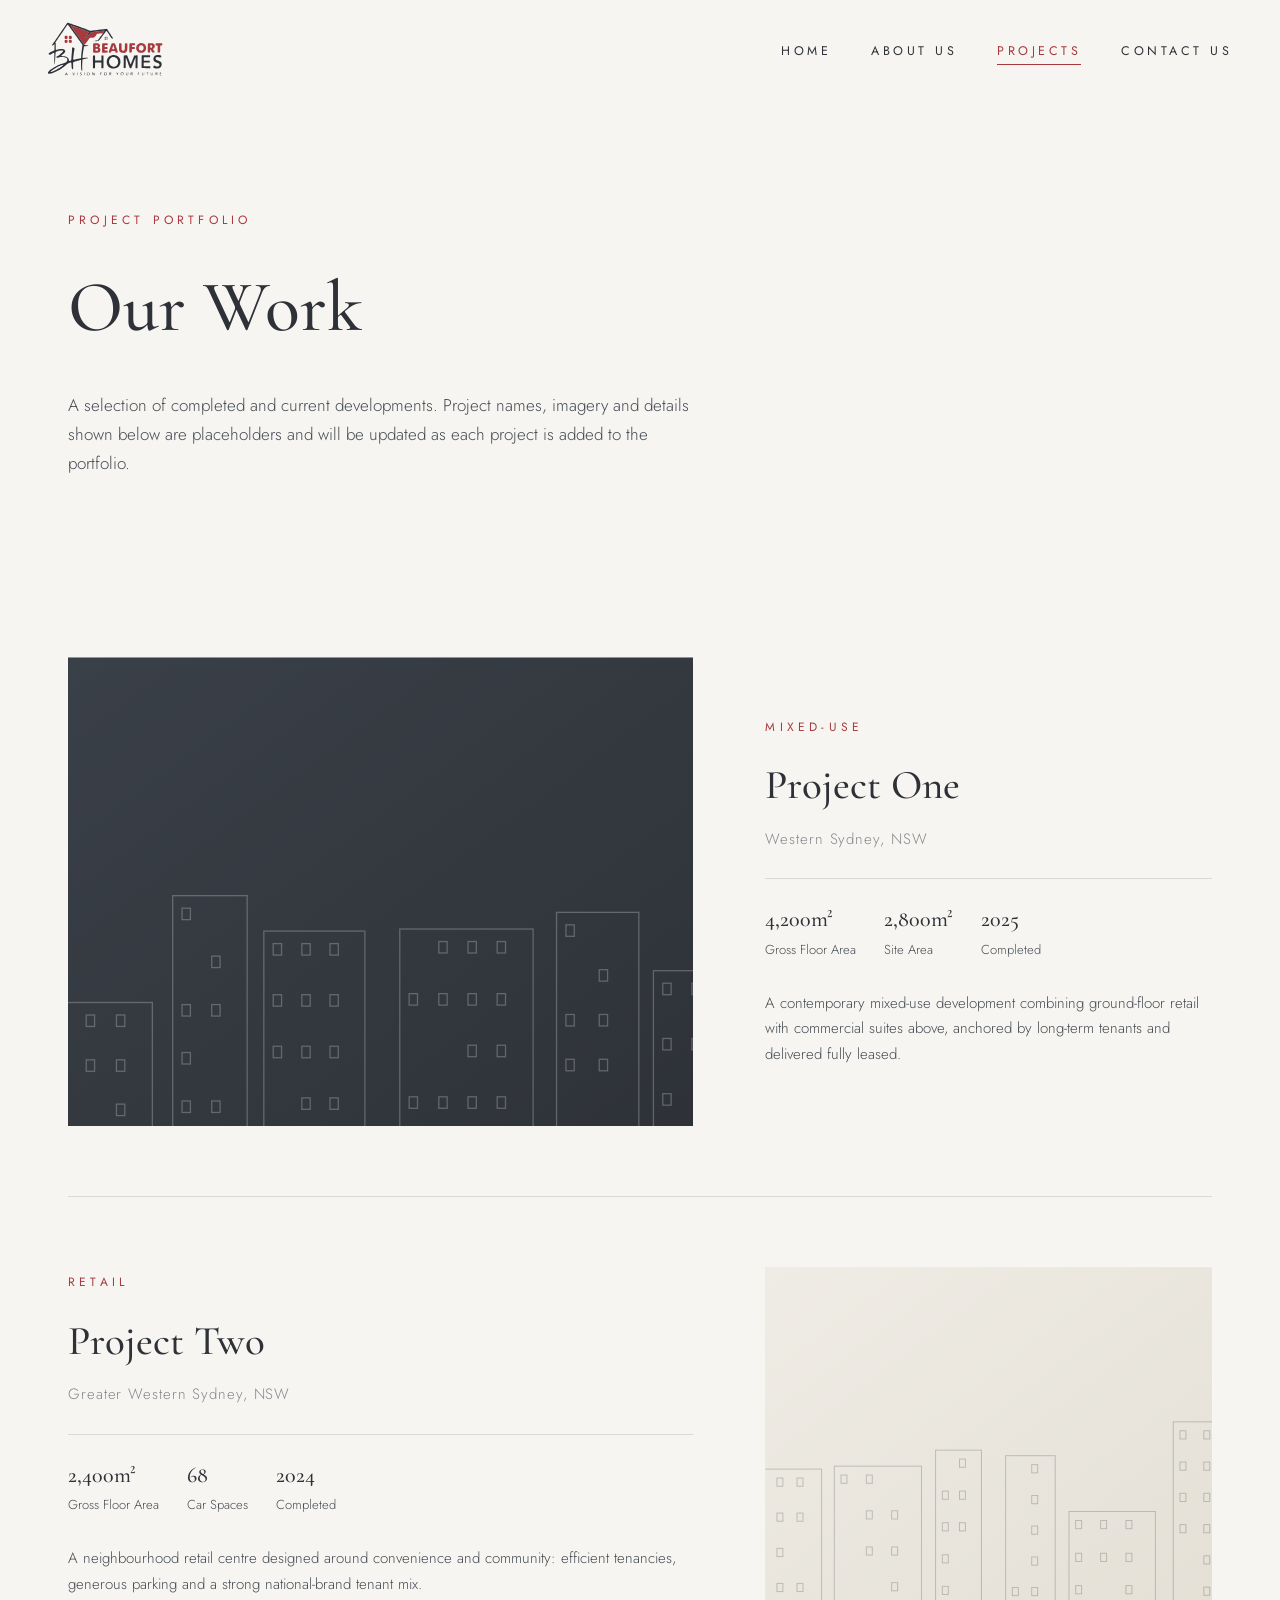
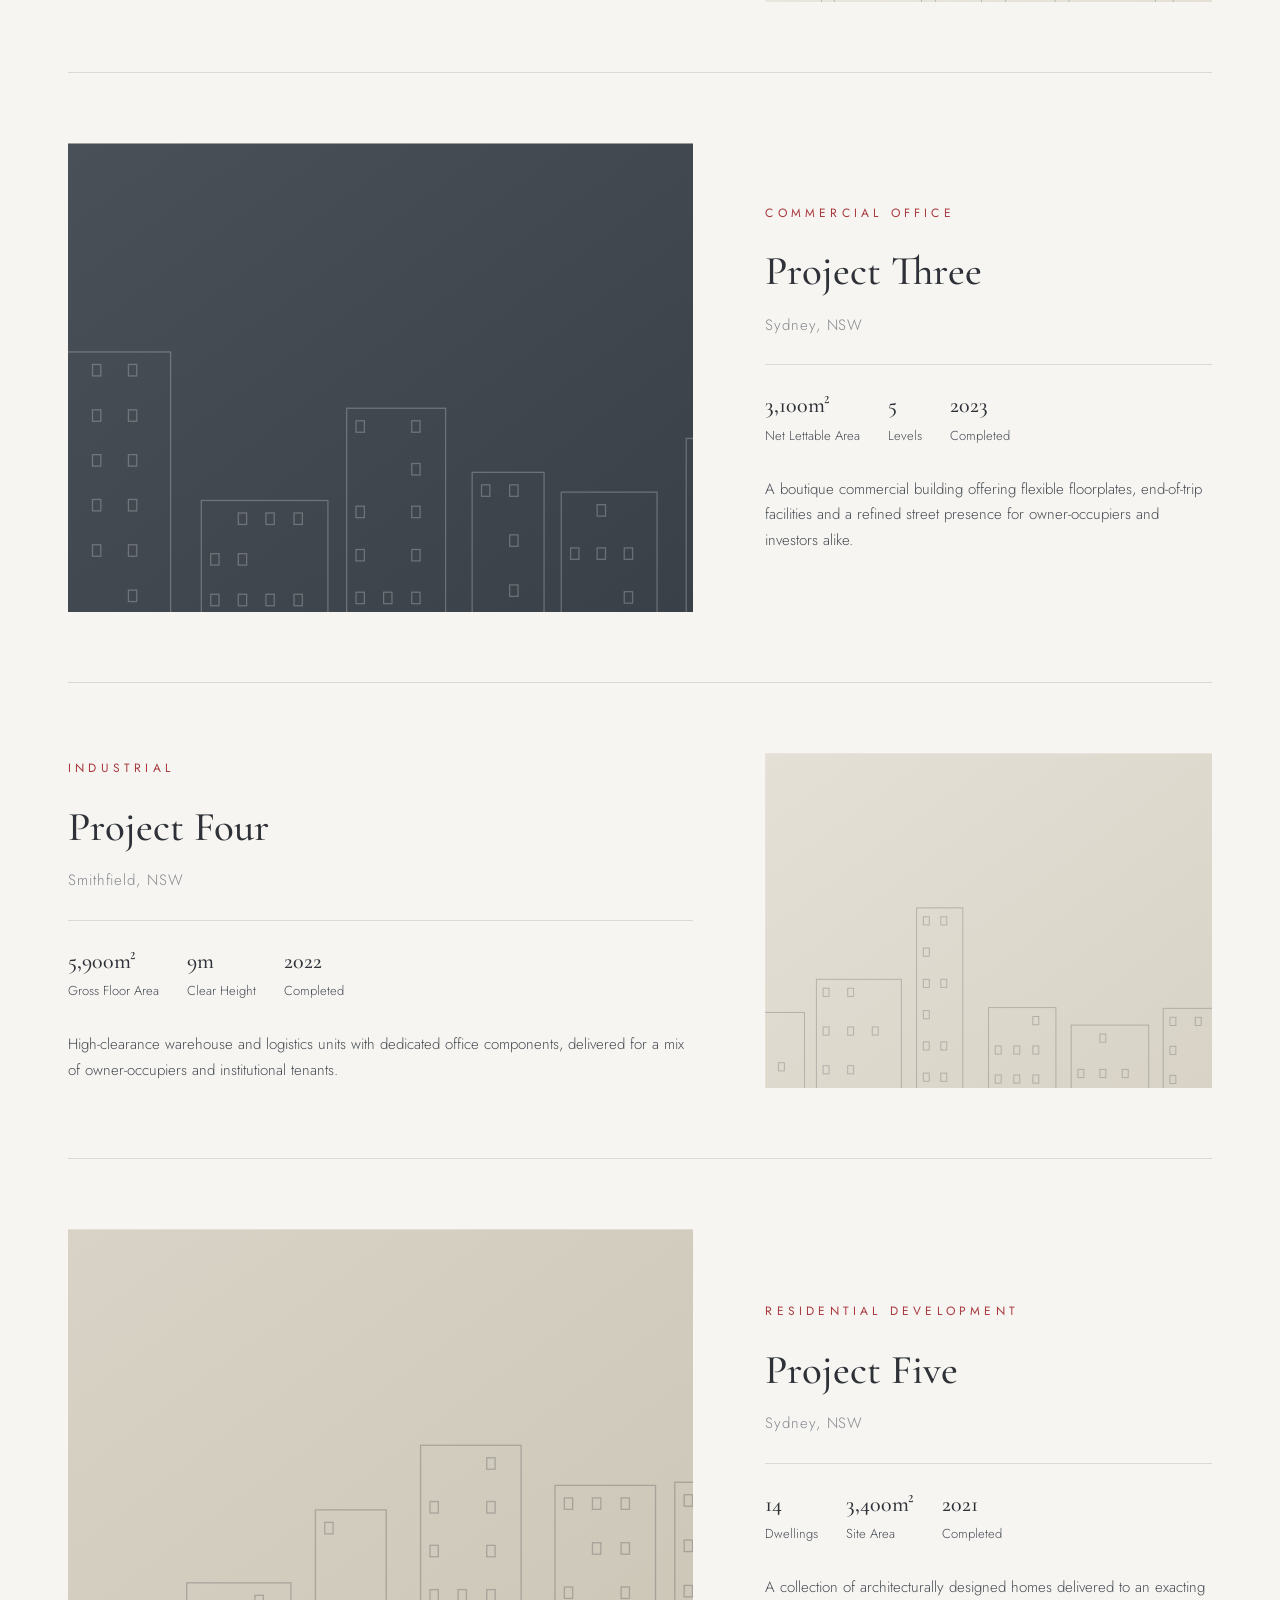
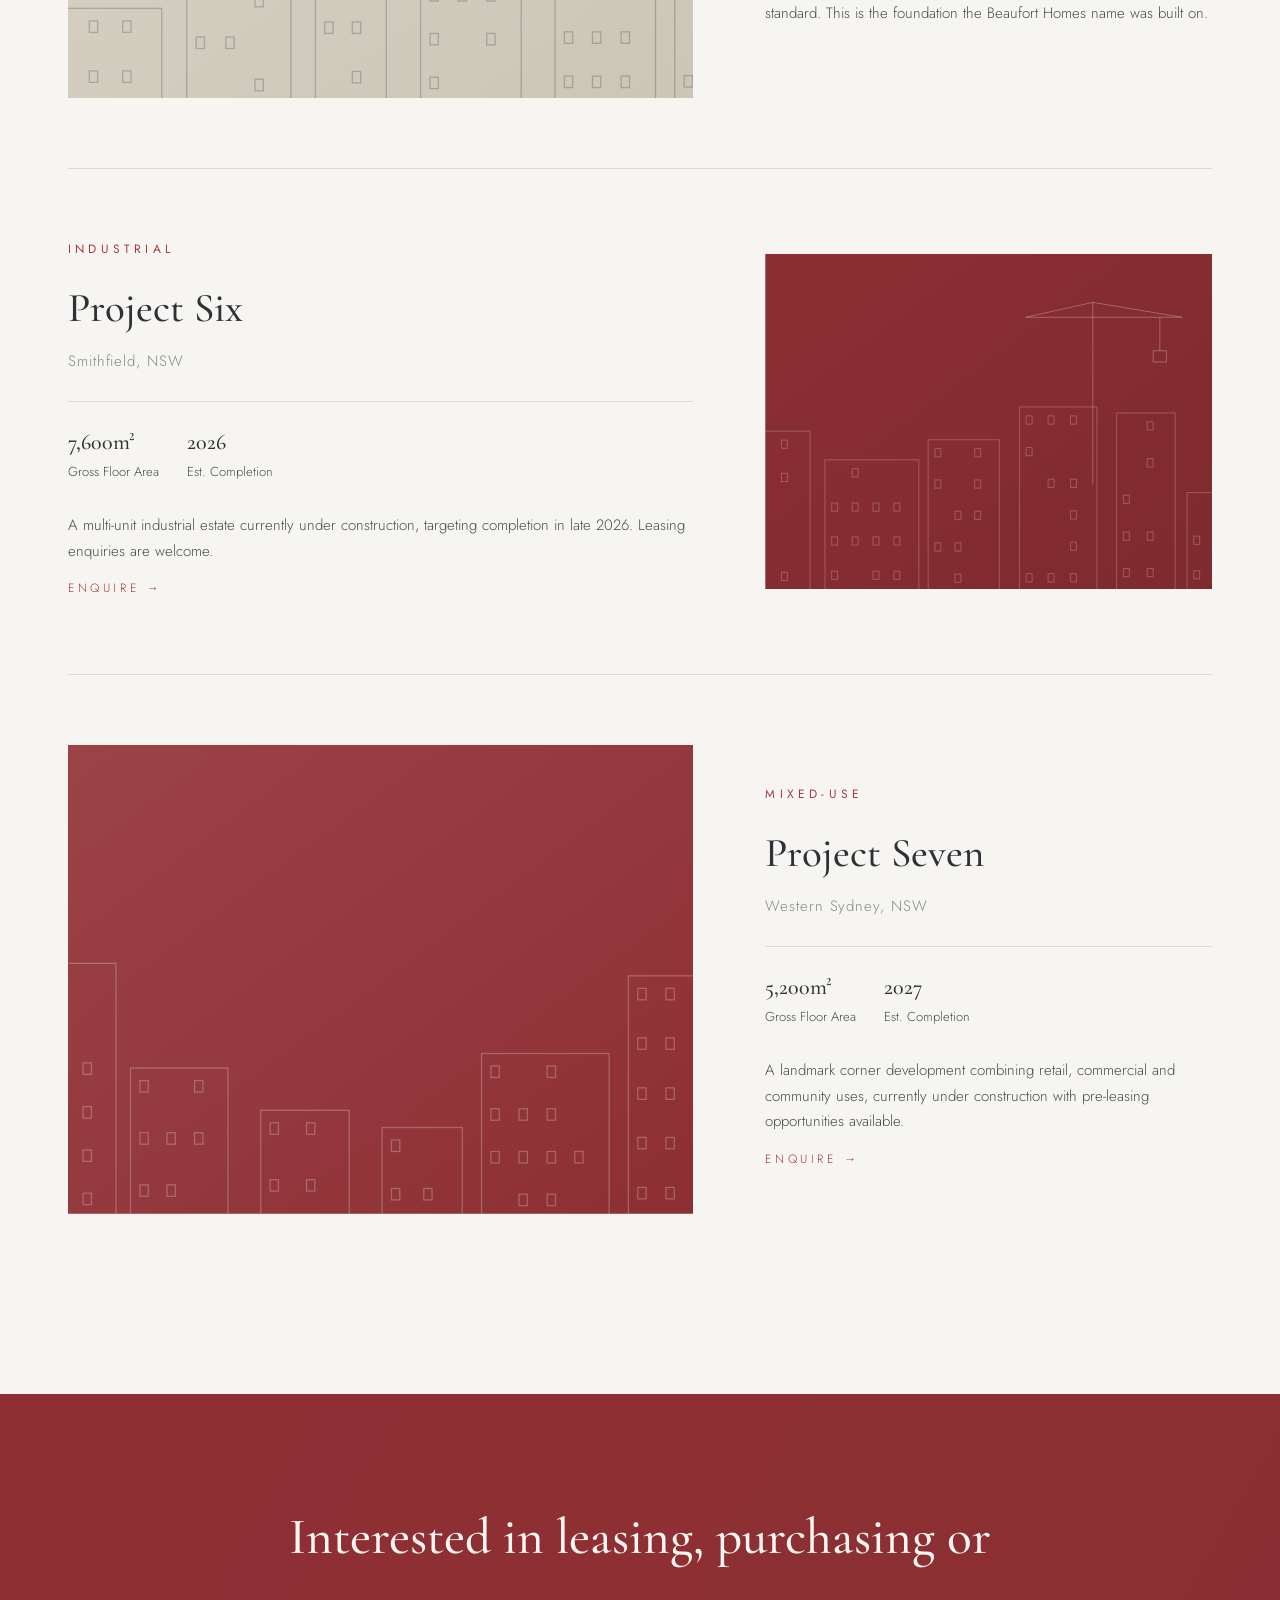
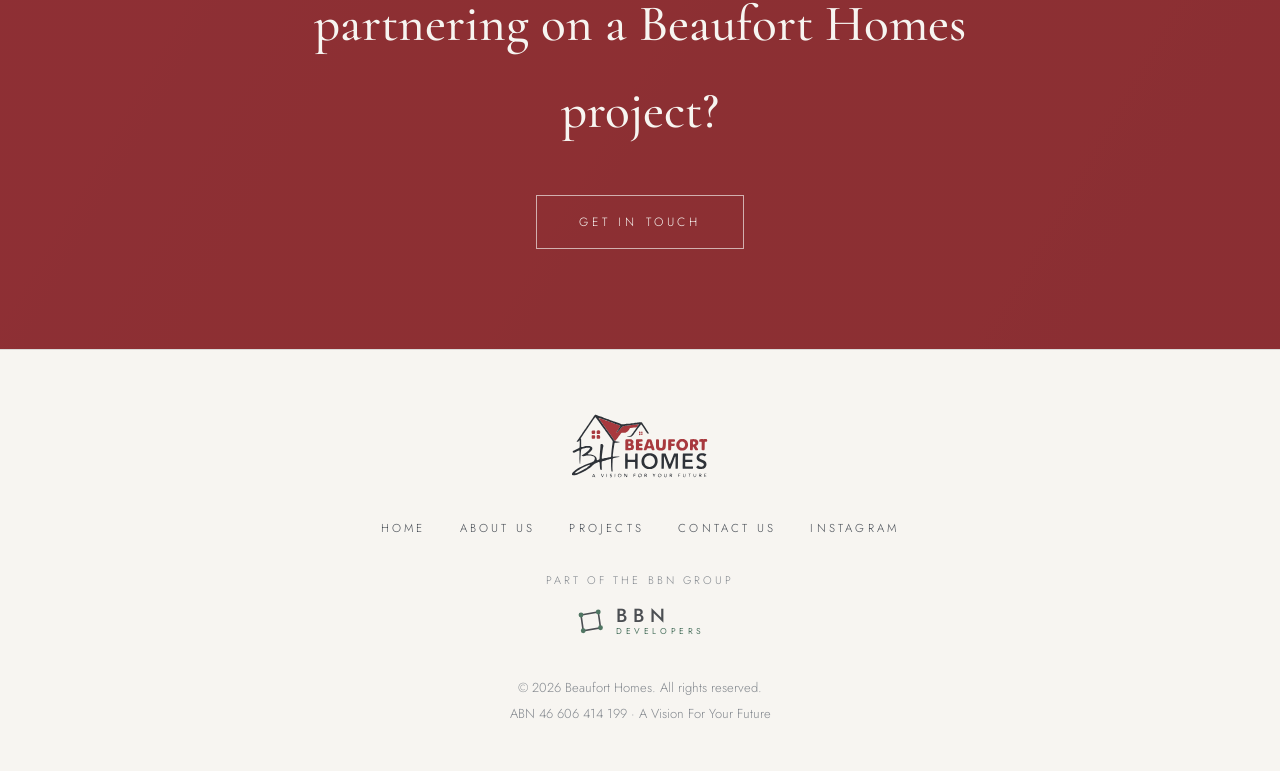
<file: beaufort-homes-website_4/projects.html>
<!DOCTYPE html>
<html lang="en-AU">
<head>
  <meta charset="UTF-8">
  <meta name="viewport" content="width=device-width, initial-scale=1.0">
  <title>Projects | Beaufort Homes</title>
  <meta name="description" content="Completed and current developments by Beaufort Homes, a commercial property development company in Sydney.">
  <link rel="icon" type="image/svg+xml" href="images/favicon.svg">
  <link rel="canonical" href="https://beauforthomes.com.au/projects.html">
  <meta name="robots" content="index, follow">
  <meta property="og:type" content="website">
  <meta property="og:site_name" content="Beaufort Homes">
  <meta property="og:title" content="Projects | Beaufort Homes">
  <meta property="og:description" content="Completed and current developments by Beaufort Homes, a commercial property development company in Sydney.">
  <meta property="og:url" content="https://beauforthomes.com.au/projects.html">
  <meta property="og:image" content="https://beauforthomes.com.au/images/hero-poster.jpg">
  <meta name="twitter:card" content="summary_large_image">
  <meta name="twitter:title" content="Projects | Beaufort Homes">
  <meta name="twitter:description" content="Completed and current developments by Beaufort Homes, a commercial property development company in Sydney.">
  <meta name="twitter:image" content="https://beauforthomes.com.au/images/hero-poster.jpg">
  <script type="application/ld+json">{"@context":"https://schema.org","@type":"GeneralContractor","name":"Beaufort Homes","image":"https://beauforthomes.com.au/images/hero-poster.jpg","description":"Sydney-based commercial property development company delivering considered, high-quality commercial and residential projects across Greater Sydney.","url":"https://beauforthomes.com.au","telephone":"+61297574711","email":"info@bbngroup.com.au","address":{"@type":"PostalAddress","streetAddress":"29/323 Woodpark Road","addressLocality":"Smithfield","addressRegion":"NSW","postalCode":"2164","addressCountry":"AU"},"areaServed":"Greater Sydney, New South Wales","slogan":"A Vision For Your Future","sameAs":["https://bbndevelopers.com.au"]}</script>
  <link rel="preconnect" href="https://fonts.googleapis.com">
  <link rel="preconnect" href="https://fonts.gstatic.com" crossorigin>
  <link href="https://fonts.googleapis.com/css2?family=Cormorant+Garamond:ital,wght@0,500;0,600;1,500&family=Jost:wght@300;400;500&display=swap" rel="stylesheet">
  <link rel="stylesheet" href="css/main.css">
</head>
<body>

  <nav class="main-nav">
    <a class="nav-logo" href="index.html" aria-label="Beaufort Homes home">
      <img src="images/logo.svg" alt="Beaufort Homes">
    </a>
    <button class="nav-toggle" aria-label="Menu"><span></span><span></span><span></span></button>
    <ul class="nav-links">
      <li><a href="index.html">Home</a></li>
      <li><a href="about.html">About Us</a></li>
      <li><a href="projects.html" class="active">Projects</a></li>
      <li><a href="contact.html">Contact Us</a></li>
    </ul>
  </nav>

  <header class="page-hero">
    <p class="label">Project Portfolio</p>
    <h1>Our Work</h1>
    <p class="intro">A selection of completed and current developments. Project names, imagery and details shown below are placeholders and will be updated as each project is added to the portfolio.</p>
  </header>

  <section class="section" style="padding-top:20px;">

    <article class="project-row reveal">
      <div class="p-media"><img class="ph" src="images/ph-1.svg" alt="Project One placeholder imagery"></div>
      <div class="p-info">
        <span class="label">Mixed-Use</span>
        <h3>Project One</h3>
        <p class="loc">Western Sydney, NSW</p>
        <div class="p-specs">
          <div><b>4,200m²</b> Gross Floor Area</div>
          <div><b>2,800m²</b> Site Area</div>
          <div><b>2025</b> Completed</div>
        </div>
        <p style="font-size:15px; color:var(--charcoal-soft);">A contemporary mixed-use development combining ground-floor retail with commercial suites above, anchored by long-term tenants and delivered fully leased.</p>
      </div>
    </article>

    <article class="project-row flip reveal">
      <div class="p-media"><img class="ph" src="images/ph-2.svg" alt="Project Two placeholder imagery"></div>
      <div class="p-info">
        <span class="label">Retail</span>
        <h3>Project Two</h3>
        <p class="loc">Greater Western Sydney, NSW</p>
        <div class="p-specs">
          <div><b>2,400m²</b> Gross Floor Area</div>
          <div><b>68</b> Car Spaces</div>
          <div><b>2024</b> Completed</div>
        </div>
        <p style="font-size:15px; color:var(--charcoal-soft);">A neighbourhood retail centre designed around convenience and community: efficient tenancies, generous parking and a strong national-brand tenant mix.</p>
      </div>
    </article>

    <article class="project-row reveal">
      <div class="p-media"><img class="ph" src="images/ph-4.svg" alt="Project Three placeholder imagery"></div>
      <div class="p-info">
        <span class="label">Commercial Office</span>
        <h3>Project Three</h3>
        <p class="loc">Sydney, NSW</p>
        <div class="p-specs">
          <div><b>3,100m²</b> Net Lettable Area</div>
          <div><b>5</b> Levels</div>
          <div><b>2023</b> Completed</div>
        </div>
        <p style="font-size:15px; color:var(--charcoal-soft);">A boutique commercial building offering flexible floorplates, end-of-trip facilities and a refined street presence for owner-occupiers and investors alike.</p>
      </div>
    </article>

    <article class="project-row flip reveal">
      <div class="p-media"><img class="ph" src="images/ph-5.svg" alt="Project Four placeholder imagery"></div>
      <div class="p-info">
        <span class="label">Industrial</span>
        <h3>Project Four</h3>
        <p class="loc">Smithfield, NSW</p>
        <div class="p-specs">
          <div><b>5,900m²</b> Gross Floor Area</div>
          <div><b>9m</b> Clear Height</div>
          <div><b>2022</b> Completed</div>
        </div>
        <p style="font-size:15px; color:var(--charcoal-soft);">High-clearance warehouse and logistics units with dedicated office components, delivered for a mix of owner-occupiers and institutional tenants.</p>
      </div>
    </article>

    <article class="project-row reveal">
      <div class="p-media"><img class="ph" src="images/ph-8.svg" alt="Project Five placeholder imagery"></div>
      <div class="p-info">
        <span class="label">Residential Development</span>
        <h3>Project Five</h3>
        <p class="loc">Sydney, NSW</p>
        <div class="p-specs">
          <div><b>14</b> Dwellings</div>
          <div><b>3,400m²</b> Site Area</div>
          <div><b>2021</b> Completed</div>
        </div>
        <p style="font-size:15px; color:var(--charcoal-soft);">A collection of architecturally designed homes delivered to an exacting standard. This is the foundation the Beaufort Homes name was built on.</p>
      </div>
    </article>

    <article class="project-row flip reveal">
      <div class="p-media">
        <span class="p-status">Under Construction</span>
        <img class="ph" src="images/ph-3.svg" alt="Project Six placeholder imagery">
      </div>
      <div class="p-info">
        <span class="label">Industrial</span>
        <h3>Project Six</h3>
        <p class="loc">Smithfield, NSW</p>
        <div class="p-specs">
          <div><b>7,600m²</b> Gross Floor Area</div>
          <div><b>2026</b> Est. Completion</div>
        </div>
        <p style="font-size:15px; color:var(--charcoal-soft);">A multi-unit industrial estate currently under construction, targeting completion in late 2026. Leasing enquiries are welcome.</p>
        <a class="text-link" href="contact.html" style="display:inline-block; margin-top:14px;">Enquire →</a>
      </div>
    </article>

    <article class="project-row reveal">
      <div class="p-media">
        <span class="p-status">Under Construction</span>
        <img class="ph" src="images/ph-7.svg" alt="Project Seven placeholder imagery">
      </div>
      <div class="p-info">
        <span class="label">Mixed-Use</span>
        <h3>Project Seven</h3>
        <p class="loc">Western Sydney, NSW</p>
        <div class="p-specs">
          <div><b>5,200m²</b> Gross Floor Area</div>
          <div><b>2027</b> Est. Completion</div>
        </div>
        <p style="font-size:15px; color:var(--charcoal-soft);">A landmark corner development combining retail, commercial and community uses, currently under construction with pre-leasing opportunities available.</p>
        <a class="text-link" href="contact.html" style="display:inline-block; margin-top:14px;">Enquire →</a>
      </div>
    </article>

  </section>

  <section class="cta-band">
    <h2 class="reveal">Interested in leasing, purchasing or partnering on a Beaufort Homes project?</h2>
    <a class="ghost-btn reveal" href="contact.html">Get In Touch</a>
  </section>

  <footer>
    <a class="f-logo" href="index.html"><img src="images/logo.svg" alt="Beaufort Homes"></a>
    <ul class="f-links">
      <li><a href="index.html">Home</a></li>
      <li><a href="about.html">About Us</a></li>
      <li><a href="projects.html">Projects</a></li>
      <li><a href="contact.html">Contact Us</a></li>
      <li><a href="#" rel="noopener">Instagram</a></li>
    </ul>
    <div class="sister">
      <span class="sister-label">Part of the BBN Group</span>
      <a class="sister-mark sister-bbn" href="https://bbndevelopers.com.au" target="_blank" rel="noopener" aria-label="Visit BBN Developers">
        <svg viewBox="0 0 40 40" aria-hidden="true"><path d="M8 12 L31 8 L34 29 L11 33 Z" fill="none" stroke="currentColor" stroke-width="2.2"/><circle class="peg" cx="8" cy="12" r="3.2"/><circle class="peg" cx="31" cy="8" r="3.2"/><circle class="peg" cx="34" cy="29" r="3.2"/><circle class="peg" cx="11" cy="33" r="3.2"/></svg>
        <span class="tx"><span class="t">BBN</span><span class="s">Developers</span></span>
      </a>
    </div>
    <p class="f-fine">© 2026 Beaufort Homes. All rights reserved.<br>ABN 46 606 414 199 · A Vision For Your Future</p>
  </footer>

  <script src="js/main.js"></script>
</body>
</html>
</file>
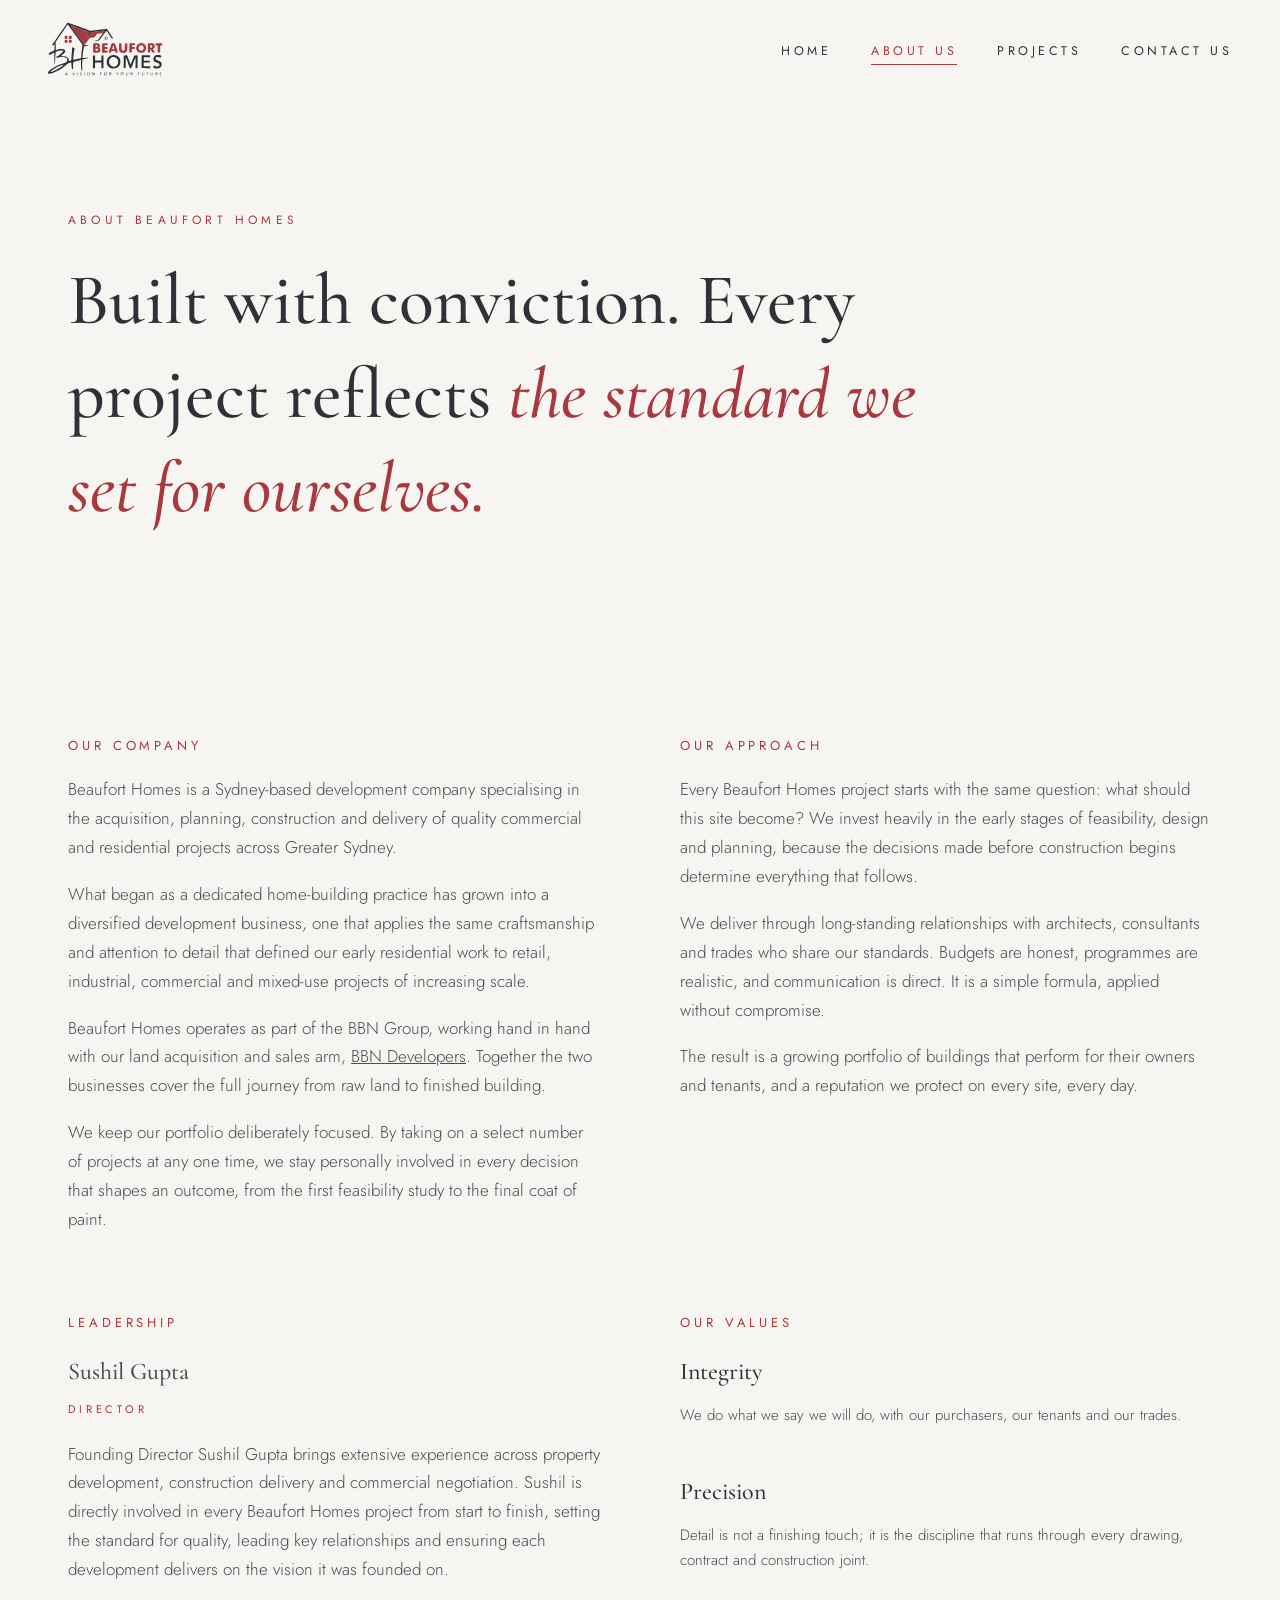
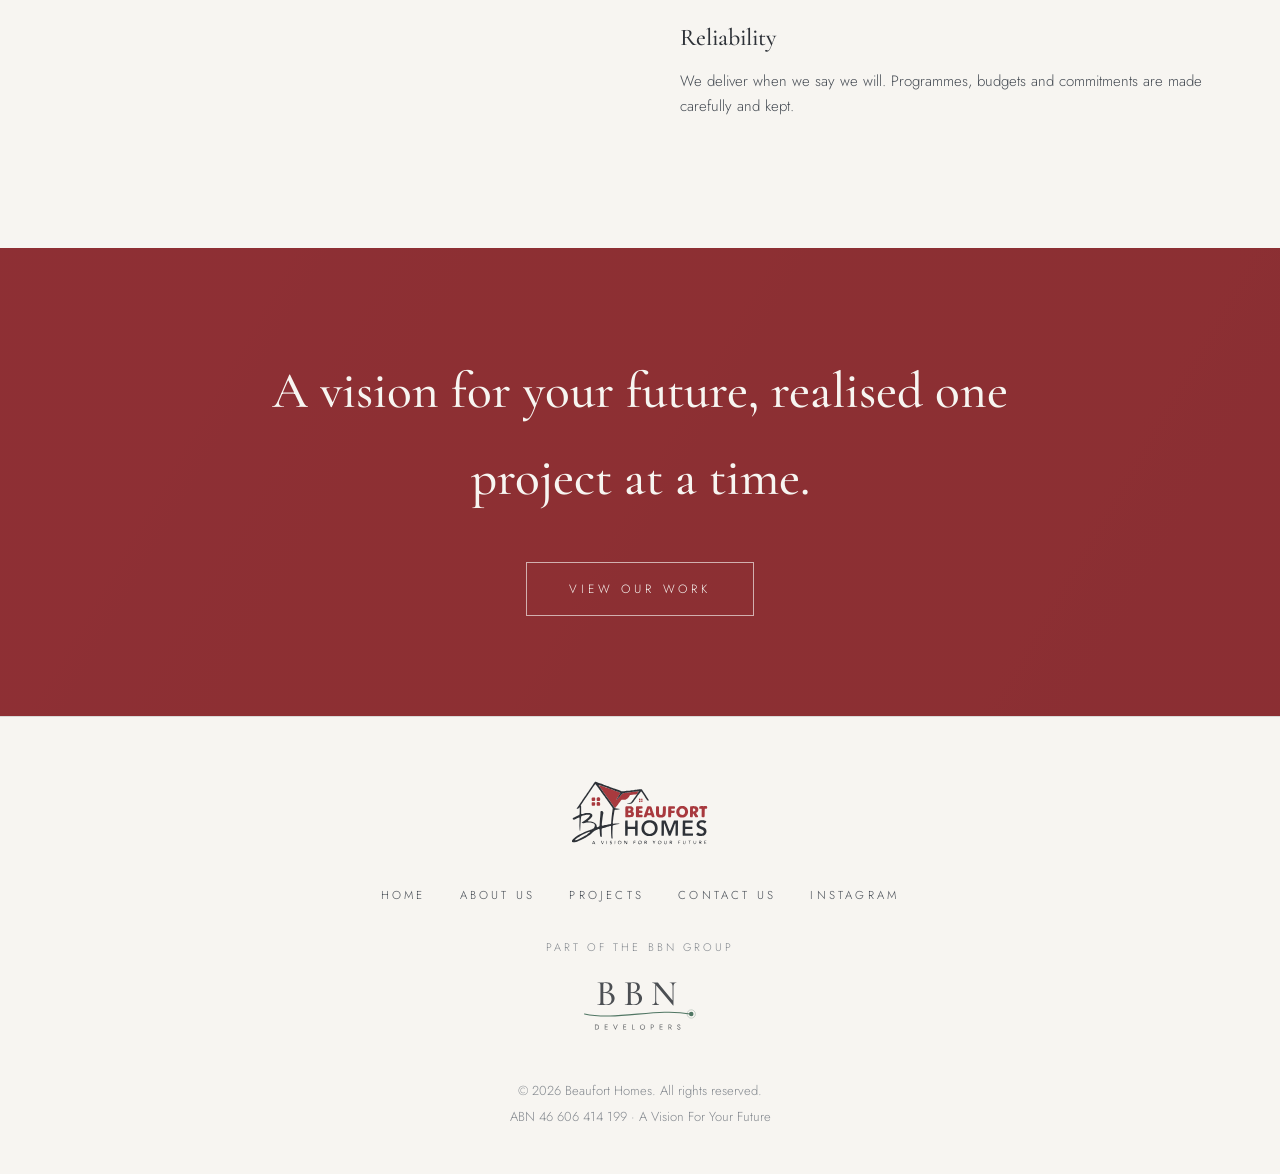
<file: beaufort-homes-website_6/about.html>
<!DOCTYPE html>
<html lang="en-AU">
<head>
  <meta charset="UTF-8">
  <meta name="viewport" content="width=device-width, initial-scale=1.0">
  <title>About Us | Beaufort Homes</title>
  <meta name="description" content="About Beaufort Homes, a Sydney-based commercial development company. A vision for your future.">
  <link rel="icon" type="image/svg+xml" href="images/favicon.svg">
  <link rel="canonical" href="https://beauforthomes.com.au/about.html">
  <meta name="robots" content="index, follow">
  <meta property="og:type" content="website">
  <meta property="og:site_name" content="Beaufort Homes">
  <meta property="og:title" content="About Us | Beaufort Homes">
  <meta property="og:description" content="About Beaufort Homes, a Sydney-based commercial development company. A vision for your future.">
  <meta property="og:url" content="https://beauforthomes.com.au/about.html">
  <meta property="og:image" content="https://beauforthomes.com.au/images/hero-poster.jpg">
  <meta name="twitter:card" content="summary_large_image">
  <meta name="twitter:title" content="About Us | Beaufort Homes">
  <meta name="twitter:description" content="About Beaufort Homes, a Sydney-based commercial development company. A vision for your future.">
  <meta name="twitter:image" content="https://beauforthomes.com.au/images/hero-poster.jpg">
  <script type="application/ld+json">{"@context":"https://schema.org","@type":"GeneralContractor","name":"Beaufort Homes","image":"https://beauforthomes.com.au/images/hero-poster.jpg","description":"Sydney-based commercial property development company delivering considered, high-quality commercial and residential projects across Greater Sydney.","url":"https://beauforthomes.com.au","telephone":"+61297574711","email":"info@bbngroup.com.au","address":{"@type":"PostalAddress","streetAddress":"29/323 Woodpark Road","addressLocality":"Smithfield","addressRegion":"NSW","postalCode":"2164","addressCountry":"AU"},"areaServed":"Greater Sydney, New South Wales","slogan":"A Vision For Your Future","sameAs":["https://bbndevelopers.com.au"]}</script>
  <link rel="preconnect" href="https://fonts.googleapis.com">
  <link rel="preconnect" href="https://fonts.gstatic.com" crossorigin>
  <link href="https://fonts.googleapis.com/css2?family=Cormorant+Garamond:ital,wght@0,500;0,600;1,500&family=Jost:wght@300;400;500&display=swap" rel="stylesheet">
  <link rel="stylesheet" href="css/main.css">
</head>
<body>

  <nav class="main-nav">
    <a class="nav-logo" href="index.html" aria-label="Beaufort Homes home">
      <img src="images/logo.svg" alt="Beaufort Homes">
    </a>
    <button class="nav-toggle" aria-label="Menu"><span></span><span></span><span></span></button>
    <ul class="nav-links">
      <li><a href="index.html">Home</a></li>
      <li><a href="about.html" class="active">About Us</a></li>
      <li><a href="projects.html">Projects</a></li>
      <li><a href="contact.html">Contact Us</a></li>
    </ul>
  </nav>

  <header class="page-hero">
    <p class="label">About Beaufort Homes</p>
    <h1 class="statement" style="margin-top:24px;">Built with conviction. Every project reflects <em>the standard we set for ourselves.</em></h1>
  </header>

  <section class="section" style="padding-top:30px;">
    <div class="about-grid">
      <div class="reveal">
        <h3>Our Company</h3>
        <p>Beaufort Homes is a Sydney-based development company specialising in the acquisition, planning, construction and delivery of quality commercial and residential projects across Greater Sydney.</p>
        <p>What began as a dedicated home-building practice has grown into a diversified development business, one that applies the same craftsmanship and attention to detail that defined our early residential work to retail, industrial, commercial and mixed-use projects of increasing scale.</p>
        <p>Beaufort Homes operates as part of the BBN Group, working hand in hand with our land acquisition and sales arm, <a href="https://bbndevelopers.com.au" target="_blank" rel="noopener" style="text-decoration:underline;">BBN Developers</a>. Together the two businesses cover the full journey from raw land to finished building.</p>
        <p>We keep our portfolio deliberately focused. By taking on a select number of projects at any one time, we stay personally involved in every decision that shapes an outcome, from the first feasibility study to the final coat of paint.</p>
      </div>
      <div class="reveal">
        <h3>Our Approach</h3>
        <p>Every Beaufort Homes project starts with the same question: what should this site become? We invest heavily in the early stages of feasibility, design and planning, because the decisions made before construction begins determine everything that follows.</p>
        <p>We deliver through long-standing relationships with architects, consultants and trades who share our standards. Budgets are honest, programmes are realistic, and communication is direct. It is a simple formula, applied without compromise.</p>
        <p>The result is a growing portfolio of buildings that perform for their owners and tenants, and a reputation we protect on every site, every day.</p>
      </div>
    </div>

    <div class="about-grid" style="margin-top:60px;">
      <div class="reveal">
        <h3>Leadership</h3>
        <p><strong style="font-family:var(--font-display); font-size:24px; font-weight:500;">Sushil Gupta</strong><br><span class="label" style="font-size:11px;">Director</span></p>
        <p style="margin-top:16px;">Founding Director Sushil Gupta brings extensive experience across property development, construction delivery and commercial negotiation. Sushil is directly involved in every Beaufort Homes project from start to finish, setting the standard for quality, leading key relationships and ensuring each development delivers on the vision it was founded on.</p>
      </div>
      <div class="reveal">
        <h3>Our Values</h3>
        <div class="values" style="grid-template-columns:1fr; gap:26px; margin-top:8px;">
          <div class="value"><h4>Integrity</h4><p>We do what we say we will do, with our purchasers, our tenants and our trades.</p></div>
          <div class="value"><h4>Precision</h4><p>Detail is not a finishing touch; it is the discipline that runs through every drawing, contract and construction joint.</p></div>
          <div class="value"><h4>Reliability</h4><p>We deliver when we say we will. Programmes, budgets and commitments are made carefully and kept.</p></div>
        </div>
      </div>
    </div>
  </section>

  <section class="cta-band">
    <h2 class="reveal">A vision for your future, realised one project at a time.</h2>
    <a class="ghost-btn reveal" href="projects.html">View Our Work</a>
  </section>

  <footer>
    <a class="f-logo" href="index.html"><img src="images/logo.svg" alt="Beaufort Homes"></a>
    <ul class="f-links">
      <li><a href="index.html">Home</a></li>
      <li><a href="about.html">About Us</a></li>
      <li><a href="projects.html">Projects</a></li>
      <li><a href="contact.html">Contact Us</a></li>
      <li><a href="#" rel="noopener">Instagram</a></li>
    </ul>
    <div class="sister">
      <span class="sister-label">Part of the BBN Group</span>
      <a class="sister-mark" href="https://bbndevelopers.com.au" target="_blank" rel="noopener" aria-label="Visit BBN Developers">
        <img class="sig" src="images/bbn-developers-logo.svg" alt="BBN Developers">
      </a>
    </div>
    <p class="f-fine">© 2026 Beaufort Homes. All rights reserved.<br>ABN 46 606 414 199 · A Vision For Your Future</p>
  </footer>

  <script src="js/main.js"></script>
</body>
</html>
</file>
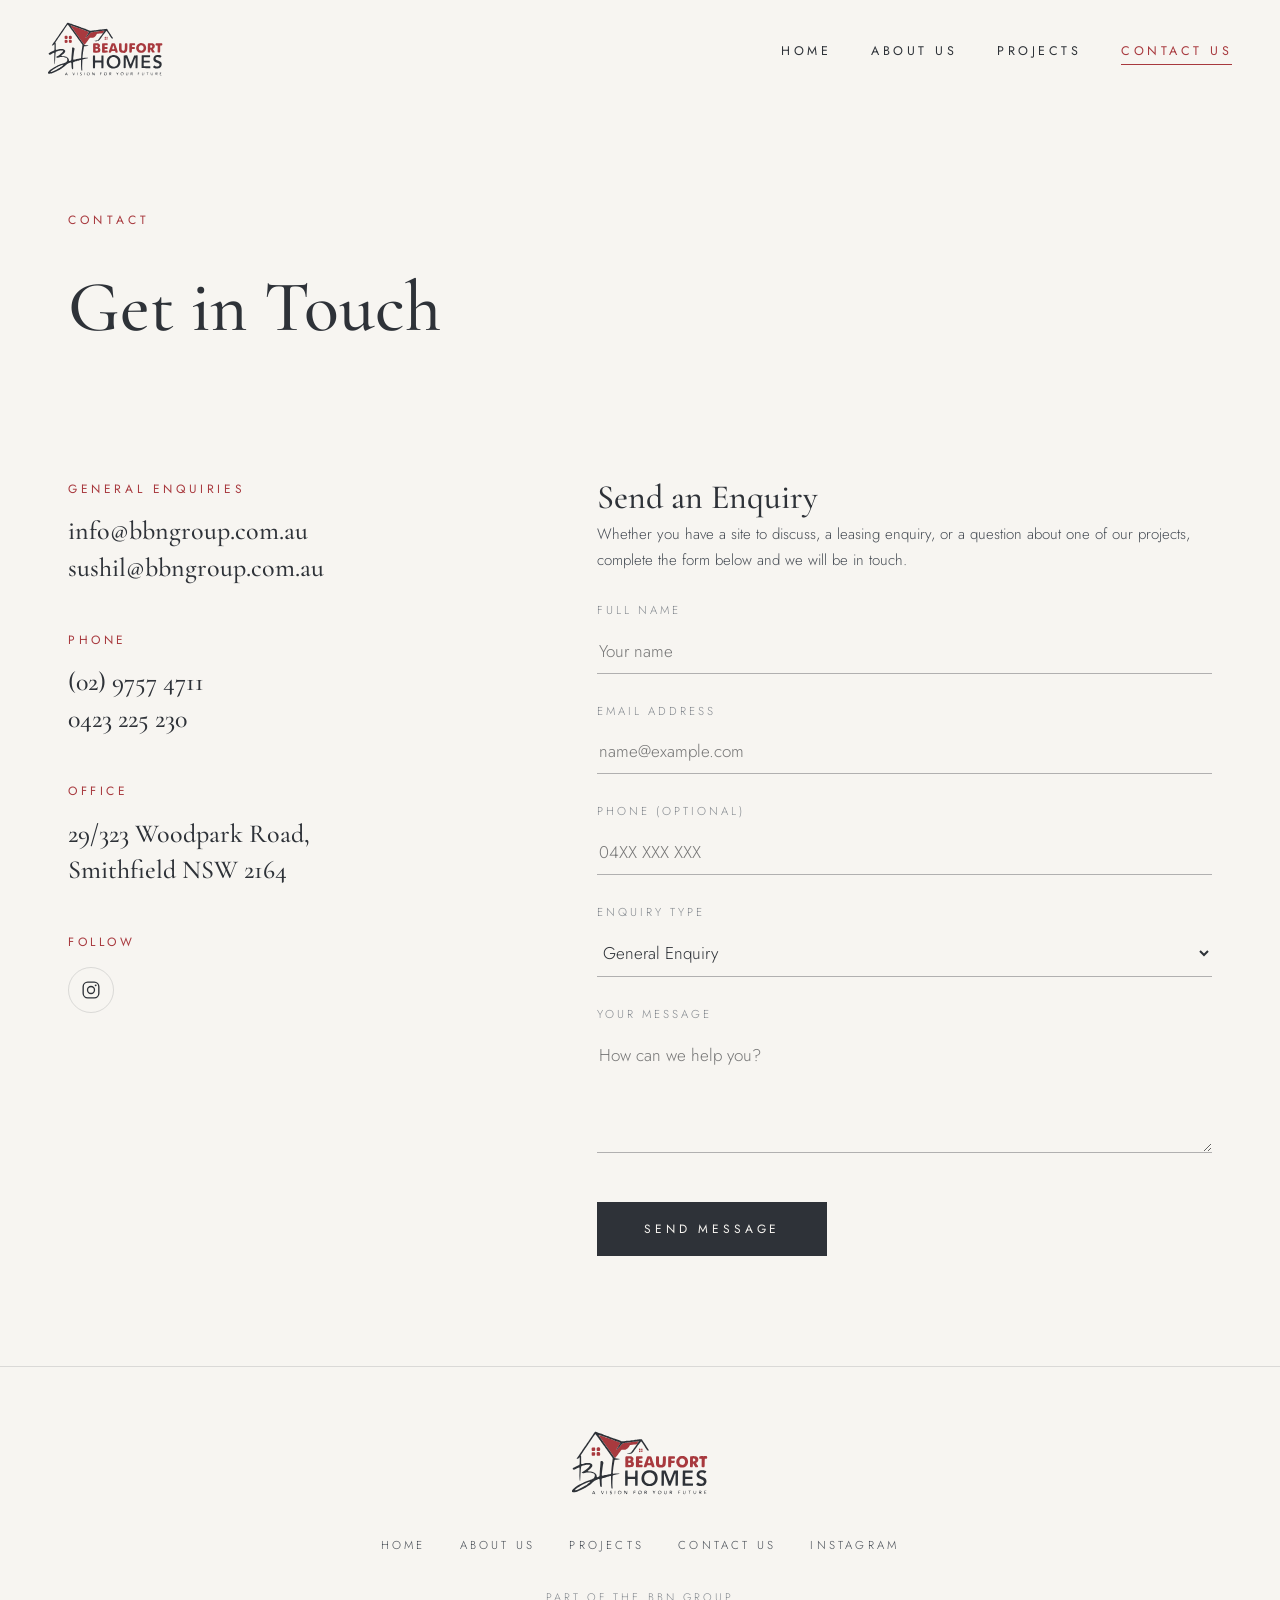
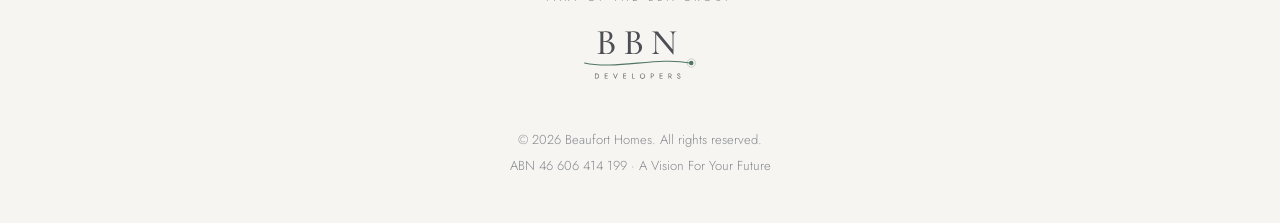
<file: beaufort-homes-website_6/contact.html>
<!DOCTYPE html>
<html lang="en-AU">
<head>
  <meta charset="UTF-8">
  <meta name="viewport" content="width=device-width, initial-scale=1.0">
  <title>Contact Us | Beaufort Homes</title>
  <meta name="description" content="Contact Beaufort Homes, commercial property development, Sydney. General enquiries, leasing and sales opportunities.">
  <link rel="icon" type="image/svg+xml" href="images/favicon.svg">
  <link rel="canonical" href="https://beauforthomes.com.au/contact.html">
  <meta name="robots" content="index, follow">
  <meta property="og:type" content="website">
  <meta property="og:site_name" content="Beaufort Homes">
  <meta property="og:title" content="Contact Us | Beaufort Homes">
  <meta property="og:description" content="Contact Beaufort Homes, commercial property development, Sydney. General enquiries, leasing and sales opportunities.">
  <meta property="og:url" content="https://beauforthomes.com.au/contact.html">
  <meta property="og:image" content="https://beauforthomes.com.au/images/hero-poster.jpg">
  <meta name="twitter:card" content="summary_large_image">
  <meta name="twitter:title" content="Contact Us | Beaufort Homes">
  <meta name="twitter:description" content="Contact Beaufort Homes, commercial property development, Sydney. General enquiries, leasing and sales opportunities.">
  <meta name="twitter:image" content="https://beauforthomes.com.au/images/hero-poster.jpg">
  <script type="application/ld+json">{"@context":"https://schema.org","@type":"GeneralContractor","name":"Beaufort Homes","image":"https://beauforthomes.com.au/images/hero-poster.jpg","description":"Sydney-based commercial property development company delivering considered, high-quality commercial and residential projects across Greater Sydney.","url":"https://beauforthomes.com.au","telephone":"+61297574711","email":"info@bbngroup.com.au","address":{"@type":"PostalAddress","streetAddress":"29/323 Woodpark Road","addressLocality":"Smithfield","addressRegion":"NSW","postalCode":"2164","addressCountry":"AU"},"areaServed":"Greater Sydney, New South Wales","slogan":"A Vision For Your Future","sameAs":["https://bbndevelopers.com.au"]}</script>
  <link rel="preconnect" href="https://fonts.googleapis.com">
  <link rel="preconnect" href="https://fonts.gstatic.com" crossorigin>
  <link href="https://fonts.googleapis.com/css2?family=Cormorant+Garamond:ital,wght@0,500;0,600;1,500&family=Jost:wght@300;400;500&display=swap" rel="stylesheet">
  <link rel="stylesheet" href="css/main.css">
</head>
<body>

  <nav class="main-nav">
    <a class="nav-logo" href="index.html" aria-label="Beaufort Homes home">
      <img src="images/logo.svg" alt="Beaufort Homes">
    </a>
    <button class="nav-toggle" aria-label="Menu"><span></span><span></span><span></span></button>
    <ul class="nav-links">
      <li><a href="index.html">Home</a></li>
      <li><a href="about.html">About Us</a></li>
      <li><a href="projects.html">Projects</a></li>
      <li><a href="contact.html" class="active">Contact Us</a></li>
    </ul>
  </nav>

  <header class="page-hero">
    <p class="label">Contact</p>
    <h1>Get in Touch</h1>
  </header>

  <section class="section" style="padding-top:20px;">
    <div class="contact-grid">

      <div class="reveal">
        <div class="c-block">
          <h3>General Enquiries</h3>
          <a class="big" href="mailto:info@bbngroup.com.au">info@bbngroup.com.au</a>
          <a class="big" href="mailto:sushil@bbngroup.com.au">sushil@bbngroup.com.au</a>
        </div>
        <div class="c-block">
          <h3>Phone</h3>
          <a class="big" href="tel:+61297574711">(02) 9757 4711</a>
          <a class="big" href="tel:+61423225230">0423 225 230</a>
        </div>
        <div class="c-block">
          <h3>Office</h3>
          <p class="big">29/323 Woodpark Road,<br>Smithfield NSW 2164</p>
        </div>
        <div class="c-block">
          <h3>Follow</h3>
          <a class="social-icon" href="#" rel="noopener" aria-label="Follow on Instagram">
            <svg viewBox="0 0 24 24" fill="none" stroke="currentColor" stroke-width="1.6" aria-hidden="true"><rect x="2.6" y="2.6" width="18.8" height="18.8" rx="5.5"/><circle cx="12" cy="12" r="4.2"/><circle cx="17.6" cy="6.4" r="1.15" fill="currentColor" stroke="none"/></svg>
          </a>
        </div>
      </div>

      <div class="reveal">
        <h2 class="display" style="font-size:34px; margin-bottom:6px;">Send an Enquiry</h2>
        <p style="color:var(--charcoal-soft); font-size:15px;">Whether you have a site to discuss, a leasing enquiry, or a question about one of our projects, complete the form below and we will be in touch.</p>

        <!--
          FORMSPREE SETUP:
          1. Create a free account at https://formspree.io
          2. Create a new form and copy its ID (looks like "xabcdefg")
          3. Replace YOUR_FORM_ID in the action below with that ID
          Submissions will then arrive at the email you registered.
        -->
        <form action="https://formspree.io/f/mwvdydvq" method="POST" class="info-form">
          <label for="name">Full Name</label>
          <input type="text" id="name" name="name" required placeholder="Your name">

          <label for="email">Email Address</label>
          <input type="email" id="email" name="email" required placeholder="name@example.com">

          <label for="phone">Phone (optional)</label>
          <input type="tel" id="phone" name="phone" placeholder="04XX XXX XXX">

          <label for="type">Enquiry Type</label>
          <select id="type" name="enquiry_type">
            <option>General Enquiry</option>
            <option>Leasing / Sales</option>
            <option>Site or Development Opportunity</option>
            <option>Other</option>
          </select>

          <label for="message">Your Message</label>
          <textarea id="message" name="message" required placeholder="How can we help you?"></textarea>

          <button type="submit" class="submit-btn">Send Message</button>
        </form>
      </div>

    </div>
  </section>

  <footer>
    <a class="f-logo" href="index.html"><img src="images/logo.svg" alt="Beaufort Homes"></a>
    <ul class="f-links">
      <li><a href="index.html">Home</a></li>
      <li><a href="about.html">About Us</a></li>
      <li><a href="projects.html">Projects</a></li>
      <li><a href="contact.html">Contact Us</a></li>
      <li><a href="#" rel="noopener">Instagram</a></li>
    </ul>
    <div class="sister">
      <span class="sister-label">Part of the BBN Group</span>
      <a class="sister-mark" href="https://bbndevelopers.com.au" target="_blank" rel="noopener" aria-label="Visit BBN Developers">
        <img class="sig" src="images/bbn-developers-logo.svg" alt="BBN Developers">
      </a>
    </div>
    <p class="f-fine">© 2026 Beaufort Homes. All rights reserved.<br>ABN 46 606 414 199 · A Vision For Your Future</p>
  </footer>

  <script src="js/main.js"></script>
</body>
</html>
</file>
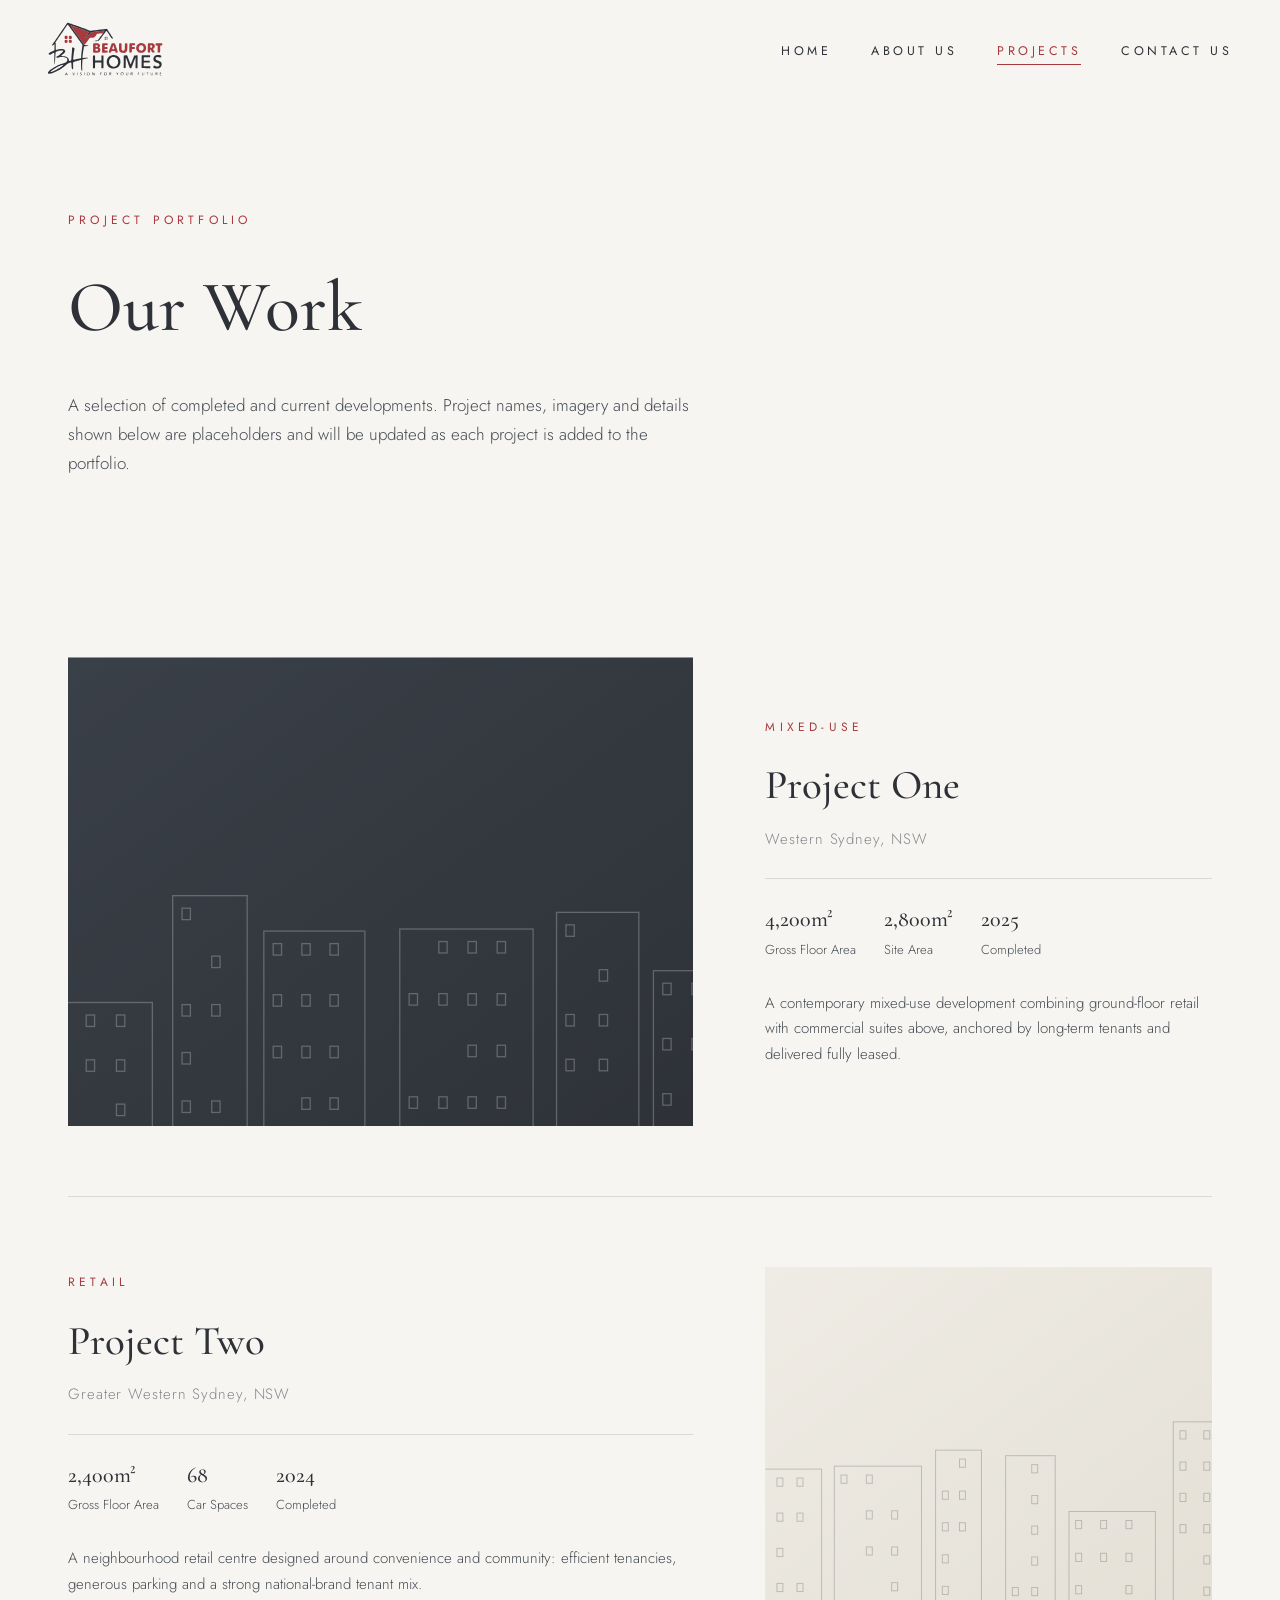
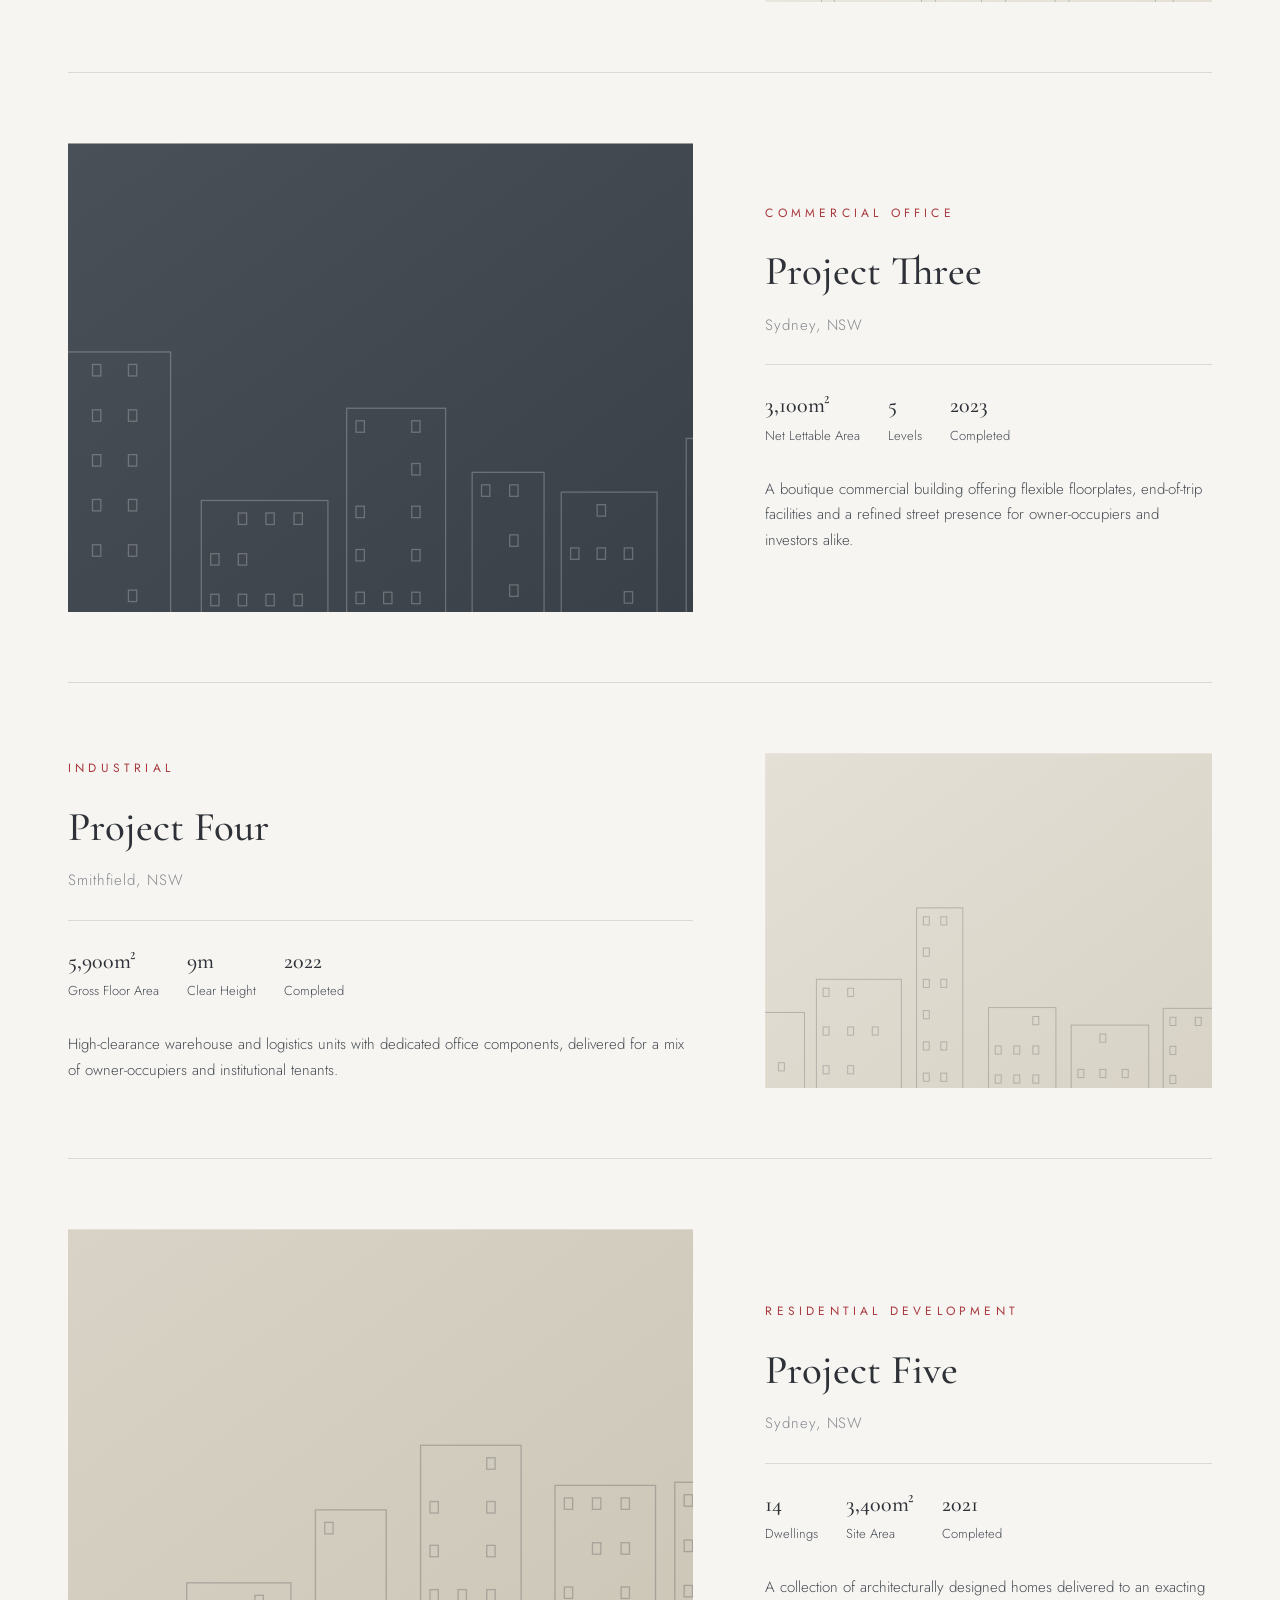
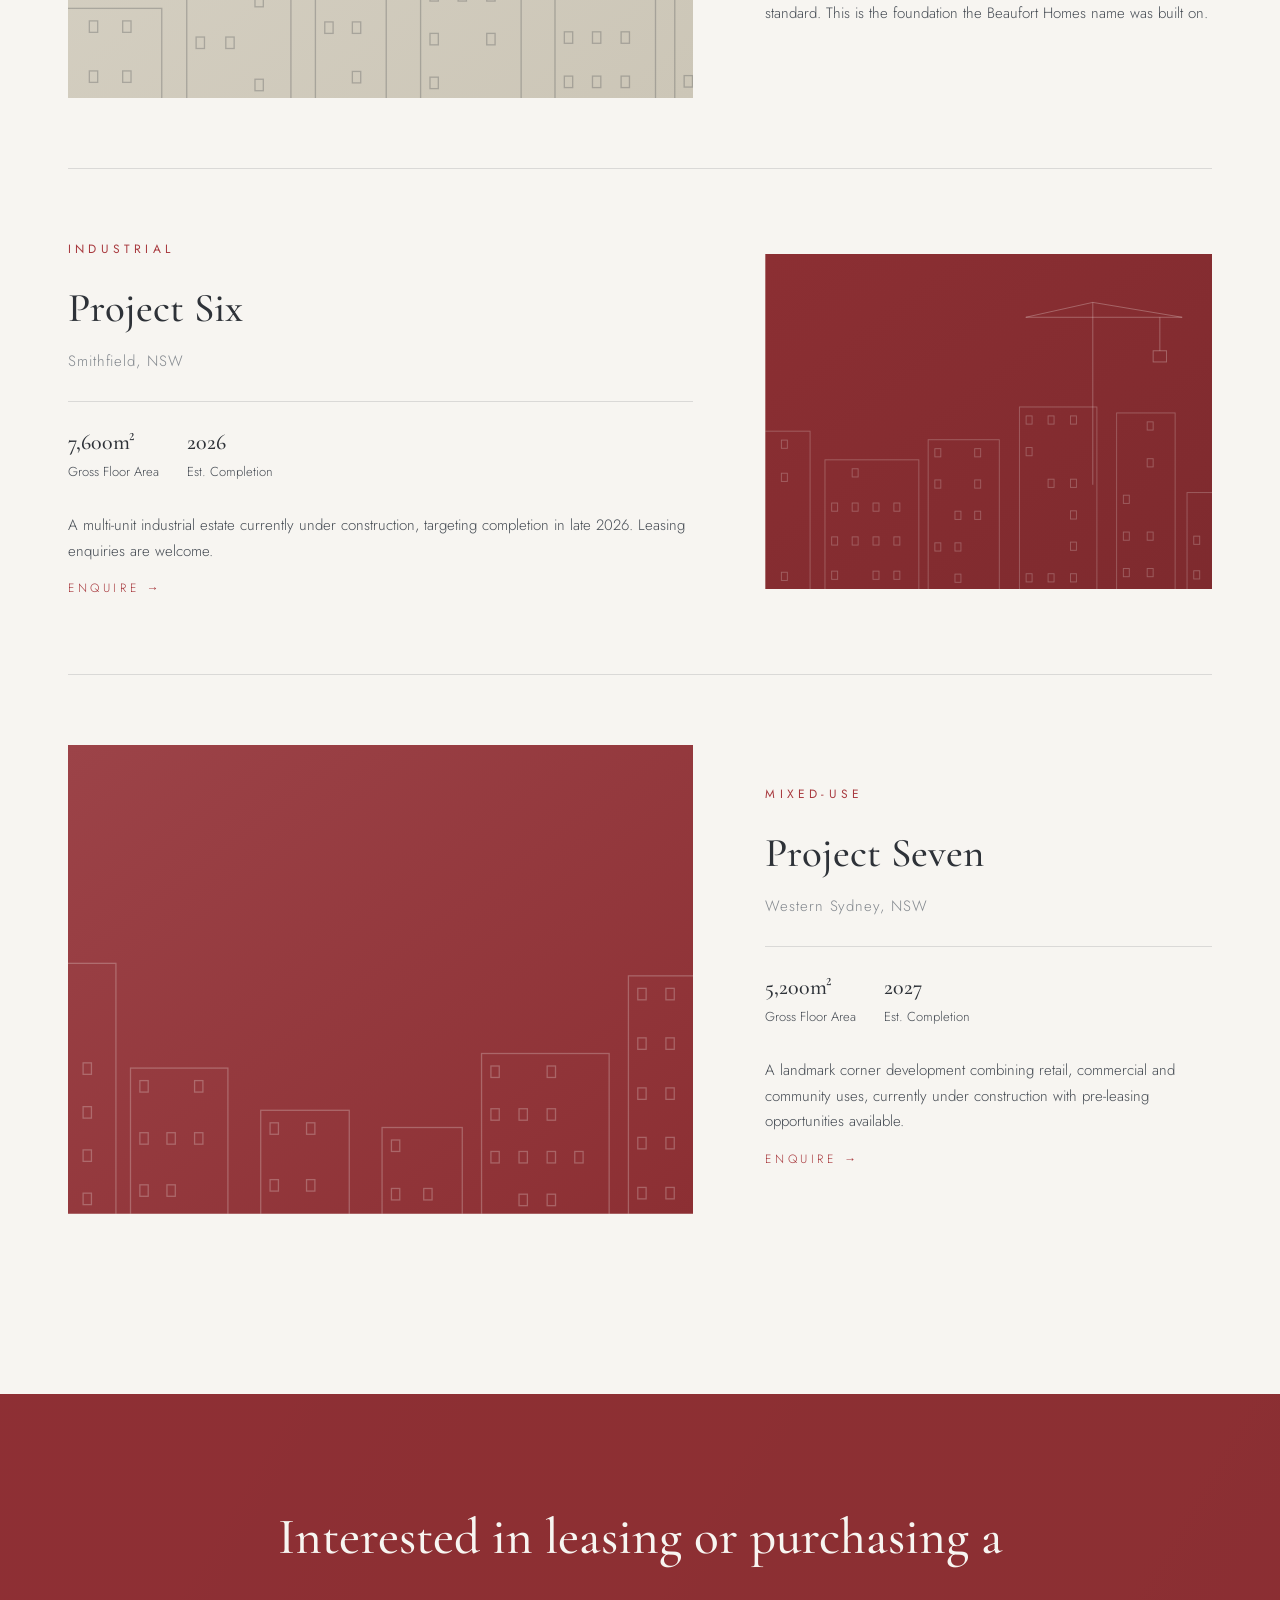
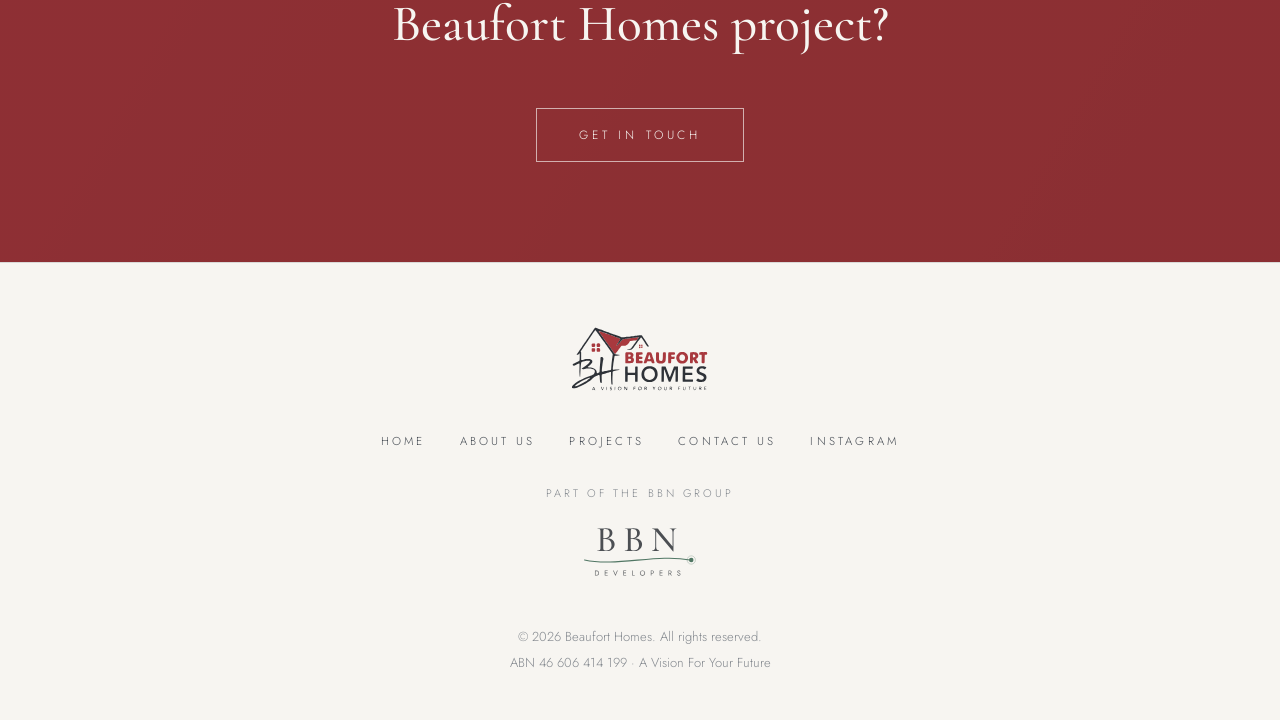
<file: beaufort-homes-website_6/projects.html>
<!DOCTYPE html>
<html lang="en-AU">
<head>
  <meta charset="UTF-8">
  <meta name="viewport" content="width=device-width, initial-scale=1.0">
  <title>Projects | Beaufort Homes</title>
  <meta name="description" content="Completed and current developments by Beaufort Homes, a commercial property development company in Sydney.">
  <link rel="icon" type="image/svg+xml" href="images/favicon.svg">
  <link rel="canonical" href="https://beauforthomes.com.au/projects.html">
  <meta name="robots" content="index, follow">
  <meta property="og:type" content="website">
  <meta property="og:site_name" content="Beaufort Homes">
  <meta property="og:title" content="Projects | Beaufort Homes">
  <meta property="og:description" content="Completed and current developments by Beaufort Homes, a commercial property development company in Sydney.">
  <meta property="og:url" content="https://beauforthomes.com.au/projects.html">
  <meta property="og:image" content="https://beauforthomes.com.au/images/hero-poster.jpg">
  <meta name="twitter:card" content="summary_large_image">
  <meta name="twitter:title" content="Projects | Beaufort Homes">
  <meta name="twitter:description" content="Completed and current developments by Beaufort Homes, a commercial property development company in Sydney.">
  <meta name="twitter:image" content="https://beauforthomes.com.au/images/hero-poster.jpg">
  <script type="application/ld+json">{"@context":"https://schema.org","@type":"GeneralContractor","name":"Beaufort Homes","image":"https://beauforthomes.com.au/images/hero-poster.jpg","description":"Sydney-based commercial property development company delivering considered, high-quality commercial and residential projects across Greater Sydney.","url":"https://beauforthomes.com.au","telephone":"+61297574711","email":"info@bbngroup.com.au","address":{"@type":"PostalAddress","streetAddress":"29/323 Woodpark Road","addressLocality":"Smithfield","addressRegion":"NSW","postalCode":"2164","addressCountry":"AU"},"areaServed":"Greater Sydney, New South Wales","slogan":"A Vision For Your Future","sameAs":["https://bbndevelopers.com.au"]}</script>
  <link rel="preconnect" href="https://fonts.googleapis.com">
  <link rel="preconnect" href="https://fonts.gstatic.com" crossorigin>
  <link href="https://fonts.googleapis.com/css2?family=Cormorant+Garamond:ital,wght@0,500;0,600;1,500&family=Jost:wght@300;400;500&display=swap" rel="stylesheet">
  <link rel="stylesheet" href="css/main.css">
</head>
<body>

  <nav class="main-nav">
    <a class="nav-logo" href="index.html" aria-label="Beaufort Homes home">
      <img src="images/logo.svg" alt="Beaufort Homes">
    </a>
    <button class="nav-toggle" aria-label="Menu"><span></span><span></span><span></span></button>
    <ul class="nav-links">
      <li><a href="index.html">Home</a></li>
      <li><a href="about.html">About Us</a></li>
      <li><a href="projects.html" class="active">Projects</a></li>
      <li><a href="contact.html">Contact Us</a></li>
    </ul>
  </nav>

  <header class="page-hero">
    <p class="label">Project Portfolio</p>
    <h1>Our Work</h1>
    <p class="intro">A selection of completed and current developments. Project names, imagery and details shown below are placeholders and will be updated as each project is added to the portfolio.</p>
  </header>

  <section class="section" style="padding-top:20px;">

    <article class="project-row reveal">
      <div class="p-media"><img class="ph" src="images/ph-1.svg" alt="Project One placeholder imagery"></div>
      <div class="p-info">
        <span class="label">Mixed-Use</span>
        <h3>Project One</h3>
        <p class="loc">Western Sydney, NSW</p>
        <div class="p-specs">
          <div><b>4,200m²</b> Gross Floor Area</div>
          <div><b>2,800m²</b> Site Area</div>
          <div><b>2025</b> Completed</div>
        </div>
        <p style="font-size:15px; color:var(--charcoal-soft);">A contemporary mixed-use development combining ground-floor retail with commercial suites above, anchored by long-term tenants and delivered fully leased.</p>
      </div>
    </article>

    <article class="project-row flip reveal">
      <div class="p-media"><img class="ph" src="images/ph-2.svg" alt="Project Two placeholder imagery"></div>
      <div class="p-info">
        <span class="label">Retail</span>
        <h3>Project Two</h3>
        <p class="loc">Greater Western Sydney, NSW</p>
        <div class="p-specs">
          <div><b>2,400m²</b> Gross Floor Area</div>
          <div><b>68</b> Car Spaces</div>
          <div><b>2024</b> Completed</div>
        </div>
        <p style="font-size:15px; color:var(--charcoal-soft);">A neighbourhood retail centre designed around convenience and community: efficient tenancies, generous parking and a strong national-brand tenant mix.</p>
      </div>
    </article>

    <article class="project-row reveal">
      <div class="p-media"><img class="ph" src="images/ph-4.svg" alt="Project Three placeholder imagery"></div>
      <div class="p-info">
        <span class="label">Commercial Office</span>
        <h3>Project Three</h3>
        <p class="loc">Sydney, NSW</p>
        <div class="p-specs">
          <div><b>3,100m²</b> Net Lettable Area</div>
          <div><b>5</b> Levels</div>
          <div><b>2023</b> Completed</div>
        </div>
        <p style="font-size:15px; color:var(--charcoal-soft);">A boutique commercial building offering flexible floorplates, end-of-trip facilities and a refined street presence for owner-occupiers and investors alike.</p>
      </div>
    </article>

    <article class="project-row flip reveal">
      <div class="p-media"><img class="ph" src="images/ph-5.svg" alt="Project Four placeholder imagery"></div>
      <div class="p-info">
        <span class="label">Industrial</span>
        <h3>Project Four</h3>
        <p class="loc">Smithfield, NSW</p>
        <div class="p-specs">
          <div><b>5,900m²</b> Gross Floor Area</div>
          <div><b>9m</b> Clear Height</div>
          <div><b>2022</b> Completed</div>
        </div>
        <p style="font-size:15px; color:var(--charcoal-soft);">High-clearance warehouse and logistics units with dedicated office components, delivered for a mix of owner-occupiers and institutional tenants.</p>
      </div>
    </article>

    <article class="project-row reveal">
      <div class="p-media"><img class="ph" src="images/ph-8.svg" alt="Project Five placeholder imagery"></div>
      <div class="p-info">
        <span class="label">Residential Development</span>
        <h3>Project Five</h3>
        <p class="loc">Sydney, NSW</p>
        <div class="p-specs">
          <div><b>14</b> Dwellings</div>
          <div><b>3,400m²</b> Site Area</div>
          <div><b>2021</b> Completed</div>
        </div>
        <p style="font-size:15px; color:var(--charcoal-soft);">A collection of architecturally designed homes delivered to an exacting standard. This is the foundation the Beaufort Homes name was built on.</p>
      </div>
    </article>

    <article class="project-row flip reveal">
      <div class="p-media">
        <span class="p-status">Under Construction</span>
        <img class="ph" src="images/ph-3.svg" alt="Project Six placeholder imagery">
      </div>
      <div class="p-info">
        <span class="label">Industrial</span>
        <h3>Project Six</h3>
        <p class="loc">Smithfield, NSW</p>
        <div class="p-specs">
          <div><b>7,600m²</b> Gross Floor Area</div>
          <div><b>2026</b> Est. Completion</div>
        </div>
        <p style="font-size:15px; color:var(--charcoal-soft);">A multi-unit industrial estate currently under construction, targeting completion in late 2026. Leasing enquiries are welcome.</p>
        <a class="text-link" href="contact.html" style="display:inline-block; margin-top:14px;">Enquire →</a>
      </div>
    </article>

    <article class="project-row reveal">
      <div class="p-media">
        <span class="p-status">Under Construction</span>
        <img class="ph" src="images/ph-7.svg" alt="Project Seven placeholder imagery">
      </div>
      <div class="p-info">
        <span class="label">Mixed-Use</span>
        <h3>Project Seven</h3>
        <p class="loc">Western Sydney, NSW</p>
        <div class="p-specs">
          <div><b>5,200m²</b> Gross Floor Area</div>
          <div><b>2027</b> Est. Completion</div>
        </div>
        <p style="font-size:15px; color:var(--charcoal-soft);">A landmark corner development combining retail, commercial and community uses, currently under construction with pre-leasing opportunities available.</p>
        <a class="text-link" href="contact.html" style="display:inline-block; margin-top:14px;">Enquire →</a>
      </div>
    </article>

  </section>

  <section class="cta-band">
    <h2 class="reveal">Interested in leasing or purchasing a Beaufort Homes project?</h2>
    <a class="ghost-btn reveal" href="contact.html">Get In Touch</a>
  </section>

  <footer>
    <a class="f-logo" href="index.html"><img src="images/logo.svg" alt="Beaufort Homes"></a>
    <ul class="f-links">
      <li><a href="index.html">Home</a></li>
      <li><a href="about.html">About Us</a></li>
      <li><a href="projects.html">Projects</a></li>
      <li><a href="contact.html">Contact Us</a></li>
      <li><a href="#" rel="noopener">Instagram</a></li>
    </ul>
    <div class="sister">
      <span class="sister-label">Part of the BBN Group</span>
      <a class="sister-mark" href="https://bbndevelopers.com.au" target="_blank" rel="noopener" aria-label="Visit BBN Developers">
        <img class="sig" src="images/bbn-developers-logo.svg" alt="BBN Developers">
      </a>
    </div>
    <p class="f-fine">© 2026 Beaufort Homes. All rights reserved.<br>ABN 46 606 414 199 · A Vision For Your Future</p>
  </footer>

  <script src="js/main.js"></script>
</body>
</html>
</file>
<file: bbn-developers-website_6/css/main.css>
/* ============================================================
   BBN DEVELOPERS — main stylesheet
   Palette (from brand card):
     Cream       #F7F5F1
     Charcoal    #2E3238
     Deep green  #33604B
   ============================================================ */

:root {
  --cream: #F7F5F1;
  --cream-deep: #EFECE5;
  --charcoal: #2E3238;
  --charcoal-soft: #464C54;
  --red: #33604B;
  --red-dark: #27493A;
  --muted: #83888E;
  --line: rgba(46, 50, 56, 0.14);
  --font-display: "Cormorant Garamond", Georgia, serif;
  --font-sans: "Jost", "Helvetica Neue", Arial, sans-serif;
}

* { margin: 0; padding: 0; box-sizing: border-box; }

html { scroll-behavior: smooth; }

body {
  background: var(--cream);
  color: var(--charcoal);
  font-family: var(--font-sans);
  font-weight: 300;
  font-size: 17px;
  line-height: 1.7;
  -webkit-font-smoothing: antialiased;
}

img { max-width: 100%; display: block; }

a { color: inherit; text-decoration: none; }

/* ---------- type helpers ---------- */

.label {
  font-family: var(--font-sans);
  font-size: 12px;
  font-weight: 400;
  letter-spacing: 0.35em;
  text-transform: uppercase;
  color: var(--red);
}

.display {
  font-family: var(--font-display);
  font-weight: 500;
  line-height: 1.1;
}

/* ---------- navigation ---------- */

.main-nav {
  position: fixed;
  top: 0; left: 0; right: 0;
  z-index: 100;
  display: flex;
  align-items: center;
  justify-content: space-between;
  padding: 22px 48px;
  transition: background 0.4s ease, box-shadow 0.4s ease, padding 0.4s ease;
}

.main-nav.solid {
  background: rgba(247, 245, 241, 0.98);
  box-shadow: 0 1px 0 var(--line);
  padding: 14px 48px;
}

@media (min-width: 961px) {
  .main-nav.solid { backdrop-filter: blur(8px); }
}

.nav-logo img,
.nav-logo svg { height: 54px; width: auto; }

/* light/dark logo swap on pages with a dark hero */
.nav-logo .logo-on-light { display: none; }
.main-nav.solid .logo-on-dark { display: none; }
.main-nav.solid .logo-on-light { display: block; }
.main-nav:not(.nav-over-dark) .logo-on-dark { display: none; }
.main-nav:not(.nav-over-dark) .logo-on-light { display: block; }

.nav-links {
  display: flex;
  gap: 40px;
  list-style: none;
}

.nav-links a {
  font-size: 12.5px;
  font-weight: 400;
  letter-spacing: 0.28em;
  text-transform: uppercase;
  color: var(--charcoal);
  padding-bottom: 4px;
  border-bottom: 1px solid transparent;
  transition: color 0.3s, border-color 0.3s;
}

.nav-links a:hover,
.nav-links a.active { color: var(--red); border-color: var(--red); }

/* hero variant: light links over dark imagery */
.nav-over-dark:not(.solid) .nav-links a { color: var(--cream); }
.nav-over-dark:not(.solid) .nav-links a:hover,
.nav-over-dark:not(.solid) .nav-links a.active { color: #BBD8C7; border-color: #BBD8C7; }

/* mobile toggle */
.nav-toggle {
  display: none;
  background: none;
  border: 0;
  cursor: pointer;
  width: 30px; height: 22px;
  position: relative;
  z-index: 110;
}
.nav-toggle span {
  position: absolute; left: 0;
  width: 100%; height: 2px;
  background: var(--charcoal);
  transition: all 0.3s;
}
.nav-over-dark:not(.solid) .nav-toggle span { background: var(--cream); }
.nav-toggle span:nth-child(1) { top: 0; }
.nav-toggle span:nth-child(2) { top: 10px; }
.nav-toggle span:nth-child(3) { top: 20px; }

/* ---------- hero ---------- */

.hero {
  position: relative;
  min-height: 100vh;
  display: flex;
  flex-direction: column;
  align-items: center;
  justify-content: center;
  text-align: center;
  color: var(--cream);
  background:
    linear-gradient(rgba(35, 38, 43, 0.82), rgba(35, 38, 43, 0.9)),
    linear-gradient(135deg, #3A4048 0%, #23262B 55%, #2E3238 100%);
  overflow: hidden;
  padding: 0 24px;
}

.hero-skyline {
  position: absolute;
  bottom: -2px; left: 50%;
  transform: translateX(-50%);
  width: 1600px; max-width: none;
  opacity: 0.12;
  pointer-events: none;
}

.hero-title {
  font-family: var(--font-sans);
  font-weight: 300;
  font-size: clamp(38px, 7.5vw, 96px);
  letter-spacing: 0.28em;
  text-transform: uppercase;
  margin-left: 0.28em; /* optically balance tracking */
}

.hero-title .red { color: #9DC3AD; }

.hero-tag {
  margin-top: 18px;
  font-size: clamp(11px, 1.4vw, 15px);
  letter-spacing: 0.5em;
  text-transform: uppercase;
  color: rgba(247, 245, 241, 0.72);
  margin-left: 0.5em;
}

.hero-rule {
  width: 64px; height: 1px;
  background: var(--red);
  margin: 36px auto;
}

.ghost-btn {
  display: inline-block;
  padding: 16px 42px;
  border: 1px solid rgba(247, 245, 241, 0.55);
  font-size: 12px;
  letter-spacing: 0.32em;
  text-transform: uppercase;
  color: var(--cream);
  transition: background 0.35s, color 0.35s, border-color 0.35s;
}

.ghost-btn:hover { background: var(--cream); color: var(--charcoal); border-color: var(--cream); }

.ghost-btn.dark {
  border-color: var(--charcoal);
  color: var(--charcoal);
}
.ghost-btn.dark:hover { background: var(--charcoal); color: var(--cream); }

.hero-scroll {
  position: absolute;
  bottom: 36px; left: 50%;
  transform: translateX(-50%);
  font-size: 10px;
  letter-spacing: 0.4em;
  text-transform: uppercase;
  color: rgba(247, 245, 241, 0.5);
}
.hero-scroll::after {
  content: "";
  display: block;
  width: 1px; height: 34px;
  background: rgba(247, 245, 241, 0.4);
  margin: 10px auto 0;
  animation: drop 2.2s infinite;
}
@keyframes drop {
  0% { transform: scaleY(0); transform-origin: top; }
  50% { transform: scaleY(1); transform-origin: top; }
  51% { transform-origin: bottom; }
  100% { transform: scaleY(0); transform-origin: bottom; }
}

/* ---------- generic sections ---------- */

.section {
  max-width: 1240px;
  margin: 0 auto;
  padding: 110px 48px;
}

.section-head { margin-bottom: 70px; }

.section-head h2 {
  font-family: var(--font-display);
  font-size: clamp(34px, 4.6vw, 58px);
  font-weight: 500;
  margin-top: 14px;
}

.page-hero {
  padding: 210px 48px 90px;
  max-width: 1240px;
  margin: 0 auto;
}

.page-hero h1 {
  font-family: var(--font-display);
  font-size: clamp(40px, 6vw, 72px);
  font-weight: 500;
  margin-top: 16px;
}

.page-hero .intro {
  max-width: 640px;
  margin-top: 22px;
  color: var(--charcoal-soft);
}

/* ---------- home: intro strip ---------- */

.intro-grid {
  display: grid;
  grid-template-columns: 1.1fr 1fr;
  gap: 80px;
  align-items: start;
}

.intro-grid h2 {
  font-family: var(--font-display);
  font-size: clamp(30px, 3.6vw, 46px);
  font-weight: 500;
  line-height: 1.25;
}

.intro-grid h2 em {
  font-style: italic;
  color: var(--red);
}

.intro-grid p { color: var(--charcoal-soft); margin-bottom: 20px; }

.stat-row {
  display: grid;
  grid-template-columns: repeat(3, 1fr);
  gap: 32px;
  margin-top: 90px;
  border-top: 1px solid var(--line);
  padding-top: 48px;
}

.stat .num {
  font-family: var(--font-display);
  font-size: 52px;
  font-weight: 500;
  color: var(--red);
  line-height: 1;
}

.stat .cap {
  margin-top: 10px;
  font-size: 12px;
  letter-spacing: 0.24em;
  text-transform: uppercase;
  color: var(--muted);
}

/* ---------- capabilities ---------- */

.dark-band {
  background: var(--charcoal);
  color: var(--cream);
}

.dark-band .section-head h2 { color: var(--cream); }

.cap-grid {
  display: grid;
  grid-template-columns: repeat(3, 1fr);
  gap: 1px;
  background: rgba(247, 245, 241, 0.12);
  border: 1px solid rgba(247, 245, 241, 0.12);
}

.cap-card {
  background: var(--charcoal);
  padding: 44px 36px;
}

.cap-card .num {
  font-family: var(--font-display);
  font-size: 20px;
  color: #9DC3AD;
  letter-spacing: 0.1em;
}

.cap-card h3 {
  font-family: var(--font-sans);
  font-weight: 400;
  font-size: 15px;
  letter-spacing: 0.22em;
  text-transform: uppercase;
  margin: 16px 0 14px;
}

.cap-card p { font-size: 15px; color: rgba(247, 245, 241, 0.66); }

/* ---------- project rows ---------- */

.project-row {
  display: grid;
  grid-template-columns: 7fr 5fr;
  gap: 72px;
  align-items: center;
  padding: 70px 0;
  border-bottom: 1px solid var(--line);
}

.project-row:last-child { border-bottom: 0; }

.project-row.flip .p-media { order: 2; }
.project-row.flip .p-info { order: 1; }

.p-media {
  position: relative;
  aspect-ratio: 4 / 3;
  overflow: hidden;
  background: var(--cream-deep);
}

.p-media .ph {
  width: 100%; height: 100%;
  display: block;
  transition: transform 0.8s ease;
}

.project-row:hover .p-media .ph { transform: scale(1.035); }

.p-status {
  position: absolute;
  top: 20px; left: 20px;
  background: var(--red);
  color: var(--cream);
  font-size: 10.5px;
  letter-spacing: 0.28em;
  text-transform: uppercase;
  padding: 8px 14px;
}

.p-info .label { display: block; margin-bottom: 14px; }

.p-info h3 {
  font-family: var(--font-display);
  font-size: clamp(30px, 3.2vw, 44px);
  font-weight: 500;
}

.p-info .loc {
  margin-top: 6px;
  color: var(--muted);
  font-size: 15px;
  letter-spacing: 0.06em;
}

.p-specs {
  display: flex;
  flex-wrap: wrap;
  gap: 28px;
  margin: 26px 0 30px;
  padding-top: 22px;
  border-top: 1px solid var(--line);
}

.p-specs div { font-size: 13px; color: var(--charcoal-soft); }

.p-specs b {
  display: block;
  font-family: var(--font-display);
  font-size: 22px;
  font-weight: 500;
  color: var(--charcoal);
}

.text-link {
  font-size: 12px;
  letter-spacing: 0.3em;
  text-transform: uppercase;
  color: var(--red);
  border-bottom: 1px solid transparent;
  padding-bottom: 4px;
  transition: border-color 0.3s;
}

.text-link:hover { border-color: var(--red); }

/* ---------- CTA band ---------- */

.cta-band {
  background:
    linear-gradient(rgba(39, 73, 58, 0.92), rgba(39, 73, 58, 0.92)),
    linear-gradient(120deg, #33604B, #22402F);
  color: var(--cream);
  text-align: center;
  padding: 100px 24px;
}

.cta-band h2 {
  font-family: var(--font-display);
  font-size: clamp(30px, 4vw, 52px);
  font-weight: 500;
  max-width: 760px;
  margin: 0 auto 40px;
}

.cta-band .ghost-btn { border-color: rgba(247, 245, 241, 0.65); }

/* ---------- about ---------- */

.statement {
  font-family: var(--font-display);
  font-size: clamp(30px, 4.2vw, 54px);
  font-weight: 500;
  line-height: 1.3;
  max-width: 900px;
}

.statement em { font-style: italic; color: var(--red); }

.about-grid {
  display: grid;
  grid-template-columns: 1fr 1fr;
  gap: 80px;
  margin-top: 80px;
}

.about-grid h3 {
  font-family: var(--font-sans);
  font-size: 13px;
  font-weight: 400;
  letter-spacing: 0.3em;
  text-transform: uppercase;
  color: var(--red);
  margin-bottom: 18px;
}

.about-grid p { color: var(--charcoal-soft); margin-bottom: 18px; }

.values {
  display: grid;
  grid-template-columns: repeat(3, 1fr);
  gap: 48px;
  margin-top: 40px;
}

.value h4 {
  font-family: var(--font-display);
  font-size: 24px;
  font-weight: 500;
  margin-bottom: 10px;
}

.value p { font-size: 15px; color: var(--charcoal-soft); }

/* ---------- contact ---------- */

.contact-grid {
  display: grid;
  grid-template-columns: 5fr 7fr;
  gap: 90px;
}

.c-block { margin-bottom: 44px; }

.c-block h3 {
  font-size: 12px;
  font-weight: 400;
  letter-spacing: 0.3em;
  text-transform: uppercase;
  color: var(--red);
  margin-bottom: 14px;
}

.c-block a.big, .c-block p.big {
  font-family: var(--font-display);
  font-size: 26px;
  font-weight: 500;
  display: block;
  line-height: 1.4;
}

.c-block a.big:hover { color: var(--red); }

.info-form label {
  display: block;
  font-size: 11.5px;
  letter-spacing: 0.26em;
  text-transform: uppercase;
  color: var(--muted);
  margin: 28px 0 8px;
}

.info-form input,
.info-form select,
.info-form textarea {
  width: 100%;
  background: transparent;
  border: 0;
  border-bottom: 1px solid rgba(46, 50, 56, 0.35);
  padding: 10px 2px;
  font-family: var(--font-sans);
  font-size: 17px;
  font-weight: 300;
  color: var(--charcoal);
  border-radius: 0;
  transition: border-color 0.3s;
}

.info-form input:focus,
.info-form select:focus,
.info-form textarea:focus {
  outline: none;
  border-bottom-color: var(--red);
}

.info-form textarea { min-height: 120px; resize: vertical; }

.submit-btn {
  margin-top: 40px;
  background: var(--charcoal);
  color: var(--cream);
  border: 1px solid var(--charcoal);
  padding: 17px 46px;
  font-family: var(--font-sans);
  font-size: 12px;
  letter-spacing: 0.32em;
  text-transform: uppercase;
  cursor: pointer;
  transition: background 0.35s, color 0.35s;
}

.submit-btn:hover { background: var(--red); border-color: var(--red); }

.form-note {
  margin-top: 18px;
  font-size: 13px;
  color: var(--muted);
}

/* ---------- footer ---------- */

footer {
  border-top: 1px solid var(--line);
  padding: 64px 48px 44px;
  text-align: center;
}

.f-logo img, .f-logo svg { height: 64px; width: auto; margin: 0 auto 34px; }

.f-links {
  display: flex;
  flex-wrap: wrap;
  justify-content: center;
  gap: 34px;
  list-style: none;
  margin-bottom: 30px;
}

.f-links a {
  font-size: 11.5px;
  letter-spacing: 0.28em;
  text-transform: uppercase;
  color: var(--charcoal-soft);
  transition: color 0.3s;
}

.f-links a:hover { color: var(--red); }

.f-fine { font-size: 13px; color: var(--muted); line-height: 2; }

/* ---------- reveal on scroll ---------- */

.reveal {
  opacity: 0;
  transform: translateY(28px);
  transition: opacity 0.9s ease, transform 0.9s ease;
}

.reveal.visible { opacity: 1; transform: none; }

/* ---------- responsive ---------- */

@media (max-width: 960px) {
  .main-nav { padding: 18px 24px; }
  .main-nav.solid { padding: 12px 24px; }

  .nav-toggle { display: block; }

  .nav-links {
    position: fixed;
    inset: 0;
    background: var(--charcoal);
    flex-direction: column;
    align-items: center;
    justify-content: center;
    gap: 34px;
    transform: translateY(-100%);
    visibility: hidden;
    transition: transform 0.45s ease, visibility 0s 0.45s;
  }
  .nav-links.open { transform: none; visibility: visible; transition: transform 0.45s ease, visibility 0s; }
  .nav-links a { color: var(--cream) !important; font-size: 15px; }

  .section, .page-hero { padding-left: 24px; padding-right: 24px; }
  .page-hero { padding-top: 150px; }

  .intro-grid, .about-grid, .contact-grid { grid-template-columns: 1fr; gap: 48px; }

  .project-row, .project-row.flip {
    grid-template-columns: 1fr;
    gap: 32px;
    padding: 48px 0;
  }
  .project-row.flip .p-media { order: 0; }

  .cap-grid, .values { grid-template-columns: 1fr; }

  .stat-row { grid-template-columns: 1fr 1fr; gap: 40px 24px; }

  footer { padding: 48px 24px 36px; }
}

/* ============================================================
   POLISH PASS: page transitions, text animation, hero video
   ============================================================ */

/* ---------- page fade transitions ---------- */

body {
  animation: pageIn 0.65s ease both;
}

body.page-exit {
  opacity: 0;
  transition: opacity 0.38s ease;
}

@keyframes pageIn {
  from { opacity: 0; }
  to   { opacity: 1; }
}

/* ---------- hero video ---------- */

.hero-media {
  position: absolute;
  inset: 0;
  z-index: 0;
  overflow: hidden;
}

.hero-media video {
  width: 100%;
  height: 100%;
  object-fit: cover;
}

.hero-shade {
  position: absolute;
  inset: 0;
  background: linear-gradient(rgba(30, 38, 34, 0.55), rgba(35, 38, 43, 0.85));
}

.hero > *:not(.hero-media) { position: relative; z-index: 1; }

/* ---------- hero text entrance ---------- */

.ht-letter {
  display: inline-block;
  opacity: 0;
  transform: translateY(0.55em);
  animation: letterUp 0.9s cubic-bezier(0.19, 0.7, 0.22, 1) forwards;
}

@keyframes letterUp {
  to { opacity: 1; transform: none; }
}

.hero .label      { animation: fadeUp 0.9s 0.15s ease both; }
.hero .hero-tag   { animation: fadeUp 0.9s 1.05s ease both; }
.hero .hero-rule  { animation: growIn 0.7s 1.25s ease both; }
.hero .ghost-btn  { animation: fadeUp 0.9s 1.4s ease both; }
.hero .hero-scroll{ animation: fadeUpCenter 0.9s 1.7s ease both; }

@keyframes fadeUpCenter {
  from { opacity: 0; transform: translate(-50%, 18px); }
  to   { opacity: 1; transform: translate(-50%, 0); }
}

@keyframes fadeUp {
  from { opacity: 0; transform: translateY(18px); }
  to   { opacity: 1; transform: none; }
}

@keyframes growIn {
  from { opacity: 0; transform: scaleX(0); }
  to   { opacity: 1; transform: none; }
}

/* ---------- word-by-word heading reveal ---------- */

.wsplit .w {
  display: inline-block;
  overflow: hidden;
  vertical-align: bottom;
  padding-bottom: 0.12em;
  margin-bottom: -0.12em;
}

.wsplit .w > .wi {
  display: inline-block;
  transform: translateY(115%);
  transition: transform 0.85s cubic-bezier(0.19, 0.7, 0.22, 1);
  transition-delay: calc(var(--wi) * 55ms);
}

.wsplit.words-in .w > .wi { transform: none; }

/* ---------- respect reduced-motion preferences ---------- */

@media (prefers-reduced-motion: reduce) {
  body { animation: none; }
  body.page-exit { opacity: 1; }
  .ht-letter,
  .hero .label, .hero .hero-tag, .hero .hero-rule,
  .hero .ghost-btn, .hero .hero-scroll { animation: none; opacity: 1; transform: none; }
  .wsplit .w > .wi { transform: none; transition: none; }
  .reveal { opacity: 1; transform: none; transition: none; }
  html { scroll-behavior: auto; }
}

/* ---------- custom cursor: dot + trailing ring ---------- */

@media (hover: hover) and (pointer: fine) {
  body.has-cursor,
  body.has-cursor a,
  body.has-cursor button,
  body.has-cursor input,
  body.has-cursor select,
  body.has-cursor textarea,
  body.has-cursor label { cursor: none; }

  .cursor-ring {
    position: fixed;
    top: 0; left: 0;
    pointer-events: none;
    border-radius: 50%;
    z-index: 9999;
    opacity: 0;
    transition: opacity 0.3s ease;
  }

  body.cursor-on .cursor-ring { opacity: 1; }

  .cursor-ring {
    width: 28px; height: 28px;
    border: 1.3px solid color-mix(in srgb, var(--red) 55%, transparent);
    transform: translate(-50%, -50%);
    transition:
      opacity 0.3s ease,
      width 0.28s ease, height 0.28s ease,
      border-color 0.28s ease, background-color 0.28s ease;
  }

  body.cursor-hover .cursor-ring {
    width: 42px; height: 42px;
    border-color: var(--red);
    background: color-mix(in srgb, var(--red) 10%, transparent);
  }

  body.cursor-down .cursor-ring { width: 22px; height: 22px; }
}


/* ============================================================
   BBN DEVELOPERS — brand-specific additions
   ============================================================ */

/* ---------- wordmark logo (text-based) ---------- */

.bbn-mark {
  display: flex;
  align-items: center;
  gap: 13px;
  color: var(--charcoal);
  transition: color 0.4s ease;
}

.bbn-mark .plot { width: 34px; height: 34px; flex: none; }
.bbn-mark .plot .peg { fill: var(--red); }

.bbn-mark .tx { line-height: 1.15; }

.bbn-mark .t {
  display: block;
  font-family: var(--font-sans);
  font-weight: 500;
  font-size: 21px;
  letter-spacing: 0.3em;
}

.bbn-mark .s {
  display: block;
  font-size: 9.5px;
  font-weight: 400;
  letter-spacing: 0.44em;
  text-transform: uppercase;
  color: var(--red);
}

.nav-over-dark:not(.solid) .bbn-mark { color: var(--cream); }
.nav-over-dark:not(.solid) .bbn-mark .s { color: #9DC3AD; }

footer .bbn-mark { justify-content: center; margin-bottom: 34px; }

/* ---------- animated contour hero ---------- */

.hero-media .contours {
  position: absolute;
  top: -12%; left: -12%;
  width: 130%; height: 130%;
  object-fit: cover;
  opacity: 0.34;
  animation: drift 80s ease-in-out infinite alternate;
}

@keyframes drift {
  from { transform: translate(0, 0) scale(1); }
  to   { transform: translate(-5%, -4%) scale(1.1); }
}

@media (prefers-reduced-motion: reduce) {
  .hero-media .contours { animation: none; }
}

/* ---------- listing status variants ---------- */

.p-status { background: var(--red); }            /* Available */
.p-status.offer { background: #8A6D3B; }         /* Under Offer */
.p-status.sold { background: #565C64; }          /* Sold */


/* ---------- sister-brand footer + social glyph ---------- */
.sister { margin: 6px 0 30px; }
.sister-label { display: block; font-size: 11px; letter-spacing: 0.28em; text-transform: uppercase; color: var(--muted); margin-bottom: 16px; }
.sister-mark { display: inline-flex; align-items: center; justify-content: center; gap: 11px; opacity: 0.85; transition: opacity 0.3s ease; color: var(--charcoal); }
.sister-mark:hover { opacity: 1; }
.sister-mark img { height: 42px; width: auto; }
.social-icon { display: inline-flex; width: 46px; height: 46px; align-items: center; justify-content: center; border: 1px solid var(--line); border-radius: 50%; color: var(--charcoal); transition: background 0.3s, border-color 0.3s, color 0.3s; }
.social-icon:hover { background: var(--red); border-color: var(--red); color: var(--cream); }
.social-icon svg { width: 20px; height: 20px; }

/* ============================================================
   BBN DEVELOPERS — single-release teaser additions
   ============================================================ */

.hero-logo {
  height: clamp(110px, 16vw, 190px);
  width: auto;
  animation: fadeUp 1s 0.35s ease both;
}

.land-grid {
  display: grid;
  grid-template-columns: 5fr 7fr;
  gap: 80px;
  align-items: center;
}

.land-title {
  font-family: var(--font-display);
  font-weight: 500;
  font-size: clamp(52px, 8vw, 110px);
  line-height: 1;
  margin: 14px 0 20px;
}

.soon-chip {
  display: inline-block;
  background: var(--red);
  color: var(--cream);
  font-size: 11px;
  letter-spacing: 0.3em;
  text-transform: uppercase;
  padding: 9px 18px;
}

.land-media { position: relative; }

.land-media .ph {
  width: 100%;
  aspect-ratio: 4 / 3;
  object-fit: cover;
  display: block;
}

.land-seal {
  position: absolute;
  right: -34px;
  bottom: -34px;
  width: 108px;
  height: 108px;
  background: var(--cream);
  border-radius: 50%;
  padding: 10px;
  box-shadow: 0 8px 30px rgba(46, 50, 56, 0.18);
}

.about-strip { max-width: 860px; }

.about-line {
  font-family: var(--font-display);
  font-weight: 500;
  font-size: clamp(24px, 3vw, 38px);
  line-height: 1.4;
  color: var(--charcoal);
}

@media (max-width: 960px) {
  .land-grid { grid-template-columns: 1fr; gap: 44px; }
  .land-seal { right: 12px; bottom: -26px; width: 84px; height: 84px; }
  .hero-logo { height: 120px; }
}


/* hero: real Elderslie drone photography */
.hero-photo {
  position: absolute;
  inset: 0;
  width: 100%;
  height: 100%;
  object-fit: cover;
  object-position: center 38%;
  animation: kenburns 40s ease-in-out infinite alternate;
}

@keyframes kenburns {
  from { transform: scale(1); }
  to   { transform: scale(1.05); }
}

.hero .hero-shade {
  background: linear-gradient(rgba(30, 36, 33, 0.5), rgba(35, 38, 43, 0.82));
}

@media (prefers-reduced-motion: reduce) { .hero-photo { animation: none; } }

/* sister-row: multiple group logos side by side */
.sister-row { display: flex; justify-content: center; align-items: center; gap: 40px; flex-wrap: wrap; }
.sister-mark img.bbng { height: 40px; }
</file>
<file: bbn-group-website_2/css/main.css>
/* ============================================================
   BEAUFORT HOMES — main stylesheet
   Palette (from brand card):
     Cream       #F7F5F1
     Charcoal    #2E3238
     Brick red   #A8393E
   ============================================================ */

:root {
  --cream: #F7F5F1;
  --cream-deep: #EFECE5;
  --charcoal: #2E3238;
  --charcoal-soft: #464C54;
  --red: #A8393E;
  --red-dark: #8C2F33;
  --muted: #83888E;
  --line: rgba(46, 50, 56, 0.14);
  --font-display: "Cormorant Garamond", Georgia, serif;
  --font-sans: "Jost", "Helvetica Neue", Arial, sans-serif;
}

* { margin: 0; padding: 0; box-sizing: border-box; }

html { scroll-behavior: smooth; }

body {
  background: var(--cream);
  color: var(--charcoal);
  font-family: var(--font-sans);
  font-weight: 300;
  font-size: 17px;
  line-height: 1.7;
  -webkit-font-smoothing: antialiased;
}

img { max-width: 100%; display: block; }

a { color: inherit; text-decoration: none; }

/* ---------- type helpers ---------- */

.label {
  font-family: var(--font-sans);
  font-size: 12px;
  font-weight: 400;
  letter-spacing: 0.35em;
  text-transform: uppercase;
  color: var(--red);
}

.display {
  font-family: var(--font-display);
  font-weight: 500;
  line-height: 1.1;
}

/* ---------- navigation ---------- */

.main-nav {
  position: fixed;
  top: 0; left: 0; right: 0;
  z-index: 100;
  display: flex;
  align-items: center;
  justify-content: space-between;
  padding: 22px 48px;
  transition: background 0.4s ease, box-shadow 0.4s ease, padding 0.4s ease;
}

.main-nav.solid {
  background: rgba(247, 245, 241, 0.98);
  box-shadow: 0 1px 0 var(--line);
  padding: 14px 48px;
}

@media (min-width: 961px) {
  .main-nav.solid { backdrop-filter: blur(8px); }
}

.nav-logo img,
.nav-logo svg { height: 54px; width: auto; }

/* light/dark logo swap on pages with a dark hero */
.nav-logo .logo-on-light { display: none; }
.main-nav.solid .logo-on-dark { display: none; }
.main-nav.solid .logo-on-light { display: block; }
.main-nav:not(.nav-over-dark) .logo-on-dark { display: none; }
.main-nav:not(.nav-over-dark) .logo-on-light { display: block; }

.nav-links {
  display: flex;
  gap: 40px;
  list-style: none;
}

.nav-links a {
  font-size: 12.5px;
  font-weight: 400;
  letter-spacing: 0.28em;
  text-transform: uppercase;
  color: var(--charcoal);
  padding-bottom: 4px;
  border-bottom: 1px solid transparent;
  transition: color 0.3s, border-color 0.3s;
}

.nav-links a:hover,
.nav-links a.active { color: var(--red); border-color: var(--red); }

/* hero variant: light links over dark imagery */
.nav-over-dark:not(.solid) .nav-links a { color: var(--cream); }
.nav-over-dark:not(.solid) .nav-links a:hover,
.nav-over-dark:not(.solid) .nav-links a.active { color: #E0A9AB; border-color: #E0A9AB; }

/* mobile toggle */
.nav-toggle {
  display: none;
  background: none;
  border: 0;
  cursor: pointer;
  width: 30px; height: 22px;
  position: relative;
  z-index: 110;
}
.nav-toggle span {
  position: absolute; left: 0;
  width: 100%; height: 2px;
  background: var(--charcoal);
  transition: all 0.3s;
}
.nav-over-dark:not(.solid) .nav-toggle span { background: var(--cream); }
.nav-toggle span:nth-child(1) { top: 0; }
.nav-toggle span:nth-child(2) { top: 10px; }
.nav-toggle span:nth-child(3) { top: 20px; }

/* ---------- hero ---------- */

.hero {
  position: relative;
  min-height: 100vh;
  display: flex;
  flex-direction: column;
  align-items: center;
  justify-content: center;
  text-align: center;
  color: var(--cream);
  background:
    linear-gradient(rgba(35, 38, 43, 0.82), rgba(35, 38, 43, 0.9)),
    linear-gradient(135deg, #3A4048 0%, #23262B 55%, #2E3238 100%);
  overflow: hidden;
  padding: 0 24px;
}

.hero-skyline {
  position: absolute;
  bottom: -2px; left: 50%;
  transform: translateX(-50%);
  width: 1600px; max-width: none;
  opacity: 0.12;
  pointer-events: none;
}

.hero-title {
  font-family: var(--font-sans);
  font-weight: 300;
  font-size: clamp(38px, 7.5vw, 96px);
  letter-spacing: 0.28em;
  text-transform: uppercase;
  margin-left: 0.28em; /* optically balance tracking */
}

.hero-title .red { color: #C9787C; }

.hero-tag {
  margin-top: 18px;
  font-size: clamp(11px, 1.4vw, 15px);
  letter-spacing: 0.5em;
  text-transform: uppercase;
  color: rgba(247, 245, 241, 0.72);
  margin-left: 0.5em;
}

.hero-rule {
  width: 64px; height: 1px;
  background: var(--red);
  margin: 36px auto;
}

.ghost-btn {
  display: inline-block;
  padding: 16px 42px;
  border: 1px solid rgba(247, 245, 241, 0.55);
  font-size: 12px;
  letter-spacing: 0.32em;
  text-transform: uppercase;
  color: var(--cream);
  transition: background 0.35s, color 0.35s, border-color 0.35s;
}

.ghost-btn:hover { background: var(--cream); color: var(--charcoal); border-color: var(--cream); }

.ghost-btn.dark {
  border-color: var(--charcoal);
  color: var(--charcoal);
}
.ghost-btn.dark:hover { background: var(--charcoal); color: var(--cream); }

.hero-scroll {
  position: absolute;
  bottom: 36px; left: 50%;
  transform: translateX(-50%);
  font-size: 10px;
  letter-spacing: 0.4em;
  text-transform: uppercase;
  color: rgba(247, 245, 241, 0.5);
}
.hero-scroll::after {
  content: "";
  display: block;
  width: 1px; height: 34px;
  background: rgba(247, 245, 241, 0.4);
  margin: 10px auto 0;
  animation: drop 2.2s infinite;
}
@keyframes drop {
  0% { transform: scaleY(0); transform-origin: top; }
  50% { transform: scaleY(1); transform-origin: top; }
  51% { transform-origin: bottom; }
  100% { transform: scaleY(0); transform-origin: bottom; }
}

/* ---------- generic sections ---------- */

.section {
  max-width: 1240px;
  margin: 0 auto;
  padding: 110px 48px;
}

.section-head { margin-bottom: 70px; }

.section-head h2 {
  font-family: var(--font-display);
  font-size: clamp(34px, 4.6vw, 58px);
  font-weight: 500;
  margin-top: 14px;
}

.page-hero {
  padding: 210px 48px 90px;
  max-width: 1240px;
  margin: 0 auto;
}

.page-hero h1 {
  font-family: var(--font-display);
  font-size: clamp(40px, 6vw, 72px);
  font-weight: 500;
  margin-top: 16px;
}

.page-hero .intro {
  max-width: 640px;
  margin-top: 22px;
  color: var(--charcoal-soft);
}

/* ---------- home: intro strip ---------- */

.intro-grid {
  display: grid;
  grid-template-columns: 1.1fr 1fr;
  gap: 80px;
  align-items: start;
}

.intro-grid h2 {
  font-family: var(--font-display);
  font-size: clamp(30px, 3.6vw, 46px);
  font-weight: 500;
  line-height: 1.25;
}

.intro-grid h2 em {
  font-style: italic;
  color: var(--red);
}

.intro-grid p { color: var(--charcoal-soft); margin-bottom: 20px; }

.stat-row {
  display: grid;
  grid-template-columns: repeat(3, 1fr);
  gap: 32px;
  margin-top: 90px;
  border-top: 1px solid var(--line);
  padding-top: 48px;
}

.stat .num {
  font-family: var(--font-display);
  font-size: 52px;
  font-weight: 500;
  color: var(--red);
  line-height: 1;
}

.stat .cap {
  margin-top: 10px;
  font-size: 12px;
  letter-spacing: 0.24em;
  text-transform: uppercase;
  color: var(--muted);
}

/* ---------- capabilities ---------- */

.dark-band {
  background: var(--charcoal);
  color: var(--cream);
}

.dark-band .section-head h2 { color: var(--cream); }

.cap-grid {
  display: grid;
  grid-template-columns: repeat(3, 1fr);
  gap: 1px;
  background: rgba(247, 245, 241, 0.12);
  border: 1px solid rgba(247, 245, 241, 0.12);
}

.cap-card {
  background: var(--charcoal);
  padding: 44px 36px;
}

.cap-card .num {
  font-family: var(--font-display);
  font-size: 20px;
  color: #C9787C;
  letter-spacing: 0.1em;
}

.cap-card h3 {
  font-family: var(--font-sans);
  font-weight: 400;
  font-size: 15px;
  letter-spacing: 0.22em;
  text-transform: uppercase;
  margin: 16px 0 14px;
}

.cap-card p { font-size: 15px; color: rgba(247, 245, 241, 0.66); }

/* ---------- project rows ---------- */

.project-row {
  display: grid;
  grid-template-columns: 7fr 5fr;
  gap: 72px;
  align-items: center;
  padding: 70px 0;
  border-bottom: 1px solid var(--line);
}

.project-row:last-child { border-bottom: 0; }

.project-row.flip .p-media { order: 2; }
.project-row.flip .p-info { order: 1; }

.p-media {
  position: relative;
  aspect-ratio: 4 / 3;
  overflow: hidden;
  background: var(--cream-deep);
}

.p-media .ph {
  width: 100%; height: 100%;
  display: block;
  transition: transform 0.8s ease;
}

.project-row:hover .p-media .ph { transform: scale(1.035); }

.p-status {
  position: absolute;
  top: 20px; left: 20px;
  background: var(--red);
  color: var(--cream);
  font-size: 10.5px;
  letter-spacing: 0.28em;
  text-transform: uppercase;
  padding: 8px 14px;
}

.p-info .label { display: block; margin-bottom: 14px; }

.p-info h3 {
  font-family: var(--font-display);
  font-size: clamp(30px, 3.2vw, 44px);
  font-weight: 500;
}

.p-info .loc {
  margin-top: 6px;
  color: var(--muted);
  font-size: 15px;
  letter-spacing: 0.06em;
}

.p-specs {
  display: flex;
  flex-wrap: wrap;
  gap: 28px;
  margin: 26px 0 30px;
  padding-top: 22px;
  border-top: 1px solid var(--line);
}

.p-specs div { font-size: 13px; color: var(--charcoal-soft); }

.p-specs b {
  display: block;
  font-family: var(--font-display);
  font-size: 22px;
  font-weight: 500;
  color: var(--charcoal);
}

.text-link {
  font-size: 12px;
  letter-spacing: 0.3em;
  text-transform: uppercase;
  color: var(--red);
  border-bottom: 1px solid transparent;
  padding-bottom: 4px;
  transition: border-color 0.3s;
}

.text-link:hover { border-color: var(--red); }

/* ---------- CTA band ---------- */

.cta-band {
  background:
    linear-gradient(rgba(140, 47, 51, 0.92), rgba(140, 47, 51, 0.92)),
    linear-gradient(120deg, #A8393E, #7E2A2E);
  color: var(--cream);
  text-align: center;
  padding: 100px 24px;
}

.cta-band h2 {
  font-family: var(--font-display);
  font-size: clamp(30px, 4vw, 52px);
  font-weight: 500;
  max-width: 760px;
  margin: 0 auto 40px;
}

.cta-band .ghost-btn { border-color: rgba(247, 245, 241, 0.65); }

/* ---------- about ---------- */

.statement {
  font-family: var(--font-display);
  font-size: clamp(30px, 4.2vw, 54px);
  font-weight: 500;
  line-height: 1.3;
  max-width: 900px;
}

.statement em { font-style: italic; color: var(--red); }

.about-grid {
  display: grid;
  grid-template-columns: 1fr 1fr;
  gap: 80px;
  margin-top: 80px;
}

.about-grid h3 {
  font-family: var(--font-sans);
  font-size: 13px;
  font-weight: 400;
  letter-spacing: 0.3em;
  text-transform: uppercase;
  color: var(--red);
  margin-bottom: 18px;
}

.about-grid p { color: var(--charcoal-soft); margin-bottom: 18px; }

.values {
  display: grid;
  grid-template-columns: repeat(3, 1fr);
  gap: 48px;
  margin-top: 40px;
}

.value h4 {
  font-family: var(--font-display);
  font-size: 24px;
  font-weight: 500;
  margin-bottom: 10px;
}

.value p { font-size: 15px; color: var(--charcoal-soft); }

/* ---------- contact ---------- */

.contact-grid {
  display: grid;
  grid-template-columns: 5fr 7fr;
  gap: 90px;
}

.c-block { margin-bottom: 44px; }

.c-block h3 {
  font-size: 12px;
  font-weight: 400;
  letter-spacing: 0.3em;
  text-transform: uppercase;
  color: var(--red);
  margin-bottom: 14px;
}

.c-block a.big, .c-block p.big {
  font-family: var(--font-display);
  font-size: 26px;
  font-weight: 500;
  display: block;
  line-height: 1.4;
}

.c-block a.big:hover { color: var(--red); }

.info-form label {
  display: block;
  font-size: 11.5px;
  letter-spacing: 0.26em;
  text-transform: uppercase;
  color: var(--muted);
  margin: 28px 0 8px;
}

.info-form input,
.info-form select,
.info-form textarea {
  width: 100%;
  background: transparent;
  border: 0;
  border-bottom: 1px solid rgba(46, 50, 56, 0.35);
  padding: 10px 2px;
  font-family: var(--font-sans);
  font-size: 17px;
  font-weight: 300;
  color: var(--charcoal);
  border-radius: 0;
  transition: border-color 0.3s;
}

.info-form input:focus,
.info-form select:focus,
.info-form textarea:focus {
  outline: none;
  border-bottom-color: var(--red);
}

.info-form textarea { min-height: 120px; resize: vertical; }

.submit-btn {
  margin-top: 40px;
  background: var(--charcoal);
  color: var(--cream);
  border: 1px solid var(--charcoal);
  padding: 17px 46px;
  font-family: var(--font-sans);
  font-size: 12px;
  letter-spacing: 0.32em;
  text-transform: uppercase;
  cursor: pointer;
  transition: background 0.35s, color 0.35s;
}

.submit-btn:hover { background: var(--red); border-color: var(--red); }

.form-note {
  margin-top: 18px;
  font-size: 13px;
  color: var(--muted);
}

/* ---------- footer ---------- */

footer {
  border-top: 1px solid var(--line);
  padding: 64px 48px 44px;
  text-align: center;
}

.f-logo img, .f-logo svg { height: 64px; width: auto; margin: 0 auto 34px; }

.f-links {
  display: flex;
  flex-wrap: wrap;
  justify-content: center;
  gap: 34px;
  list-style: none;
  margin-bottom: 30px;
}

.f-links a {
  font-size: 11.5px;
  letter-spacing: 0.28em;
  text-transform: uppercase;
  color: var(--charcoal-soft);
  transition: color 0.3s;
}

.f-links a:hover { color: var(--red); }

.f-fine { font-size: 13px; color: var(--muted); line-height: 2; }

/* ---------- reveal on scroll ---------- */

.reveal {
  opacity: 0;
  transform: translateY(28px);
  transition: opacity 0.9s ease, transform 0.9s ease;
}

.reveal.visible { opacity: 1; transform: none; }

/* ---------- responsive ---------- */

@media (max-width: 960px) {
  .main-nav { padding: 18px 24px; }
  .main-nav.solid { padding: 12px 24px; }

  .nav-toggle { display: block; }

  .nav-links {
    position: fixed;
    inset: 0;
    background: var(--charcoal);
    flex-direction: column;
    align-items: center;
    justify-content: center;
    gap: 34px;
    transform: translateY(-100%);
    visibility: hidden;
    transition: transform 0.45s ease, visibility 0s 0.45s;
  }
  .nav-links.open { transform: none; visibility: visible; transition: transform 0.45s ease, visibility 0s; }
  .nav-links a { color: var(--cream) !important; font-size: 15px; }

  .section, .page-hero { padding-left: 24px; padding-right: 24px; }
  .page-hero { padding-top: 150px; }

  .intro-grid, .about-grid, .contact-grid { grid-template-columns: 1fr; gap: 48px; }

  .project-row, .project-row.flip {
    grid-template-columns: 1fr;
    gap: 32px;
    padding: 48px 0;
  }
  .project-row.flip .p-media { order: 0; }

  .cap-grid, .values { grid-template-columns: 1fr; }

  .stat-row { grid-template-columns: 1fr 1fr; gap: 40px 24px; }

  footer { padding: 48px 24px 36px; }
}

/* ============================================================
   POLISH PASS: page transitions, text animation, hero video
   ============================================================ */

/* ---------- page fade transitions ---------- */

body {
  animation: pageIn 0.65s ease both;
}

body.page-exit {
  opacity: 0;
  transition: opacity 0.38s ease;
}

@keyframes pageIn {
  from { opacity: 0; }
  to   { opacity: 1; }
}

/* ---------- hero video ---------- */

.hero-media {
  position: absolute;
  inset: 0;
  z-index: 0;
  overflow: hidden;
}

.hero-media video {
  width: 100%;
  height: 100%;
  object-fit: cover;
}

.hero-shade {
  position: absolute;
  inset: 0;
  background: linear-gradient(rgba(35, 38, 43, 0.6), rgba(35, 38, 43, 0.82));
}

.hero > *:not(.hero-media) { position: relative; z-index: 1; }

/* ---------- hero text entrance ---------- */

.ht-letter {
  display: inline-block;
  opacity: 0;
  transform: translateY(0.55em);
  animation: letterUp 0.9s cubic-bezier(0.19, 0.7, 0.22, 1) forwards;
}

@keyframes letterUp {
  to { opacity: 1; transform: none; }
}

.hero .label      { animation: fadeUp 0.9s 0.15s ease both; }
.hero .hero-tag   { animation: fadeUp 0.9s 1.05s ease both; }
.hero .hero-rule  { animation: growIn 0.7s 1.25s ease both; }
.hero .ghost-btn  { animation: fadeUp 0.9s 1.4s ease both; }
.hero .hero-scroll{ animation: fadeUpCenter 0.9s 1.7s ease both; }

@keyframes fadeUpCenter {
  from { opacity: 0; transform: translate(-50%, 18px); }
  to   { opacity: 1; transform: translate(-50%, 0); }
}

@keyframes fadeUp {
  from { opacity: 0; transform: translateY(18px); }
  to   { opacity: 1; transform: none; }
}

@keyframes growIn {
  from { opacity: 0; transform: scaleX(0); }
  to   { opacity: 1; transform: none; }
}

/* ---------- word-by-word heading reveal ---------- */

.wsplit .w {
  display: inline-block;
  overflow: hidden;
  vertical-align: bottom;
  padding-bottom: 0.12em;
  margin-bottom: -0.12em;
}

.wsplit .w > .wi {
  display: inline-block;
  transform: translateY(115%);
  transition: transform 0.85s cubic-bezier(0.19, 0.7, 0.22, 1);
  transition-delay: calc(var(--wi) * 55ms);
}

.wsplit.words-in .w > .wi { transform: none; }

/* ---------- respect reduced-motion preferences ---------- */

@media (prefers-reduced-motion: reduce) {
  body { animation: none; }
  body.page-exit { opacity: 1; }
  .ht-letter,
  .hero .label, .hero .hero-tag, .hero .hero-rule,
  .hero .ghost-btn, .hero .hero-scroll { animation: none; opacity: 1; transform: none; }
  .wsplit .w > .wi { transform: none; transition: none; }
  .reveal { opacity: 1; transform: none; transition: none; }
  html { scroll-behavior: auto; }
}

/* ---------- custom cursor: dot + trailing ring ---------- */

@media (hover: hover) and (pointer: fine) {
  body.has-cursor,
  body.has-cursor a,
  body.has-cursor button,
  body.has-cursor input,
  body.has-cursor select,
  body.has-cursor textarea,
  body.has-cursor label { cursor: none; }

  .cursor-ring {
    position: fixed;
    top: 0; left: 0;
    pointer-events: none;
    border-radius: 50%;
    z-index: 9999;
    opacity: 0;
    transition: opacity 0.3s ease;
  }

  body.cursor-on .cursor-ring { opacity: 1; }

  .cursor-ring {
    width: 28px; height: 28px;
    border: 1.3px solid color-mix(in srgb, var(--red) 55%, transparent);
    transform: translate(-50%, -50%);
    transition:
      opacity 0.3s ease,
      width 0.28s ease, height 0.28s ease,
      border-color 0.28s ease, background-color 0.28s ease;
  }

  body.cursor-hover .cursor-ring {
    width: 42px; height: 42px;
    border-color: var(--red);
    background: color-mix(in srgb, var(--red) 10%, transparent);
  }

  body.cursor-down .cursor-ring { width: 22px; height: 22px; }
}


/* ---------- sister-brand footer + social glyph ---------- */
.sister { margin: 6px 0 30px; }
.sister-label { display: block; font-size: 11px; letter-spacing: 0.28em; text-transform: uppercase; color: var(--muted); margin-bottom: 16px; }
.sister-mark { display: inline-flex; align-items: center; justify-content: center; gap: 11px; opacity: 0.85; transition: opacity 0.3s ease; color: var(--charcoal); }
.sister-mark:hover { opacity: 1; }
.sister-mark img { height: 42px; width: auto; }
.social-icon { display: inline-flex; width: 46px; height: 46px; align-items: center; justify-content: center; border: 1px solid var(--line); border-radius: 50%; color: var(--charcoal); transition: background 0.3s, border-color 0.3s, color 0.3s; }
.social-icon:hover { background: var(--red); border-color: var(--red); color: var(--cream); }
.social-icon svg { width: 20px; height: 20px; }

.sister-bbn svg { width: 30px; height: 30px; }
.sister-bbn .peg { fill: #33604B; }
.sister-bbn .tx { line-height: 1.1; text-align: left; }
.sister-bbn .t { display: block; font-family: var(--font-sans); font-weight: 500; font-size: 19px; letter-spacing: 0.3em; }
.sister-bbn .s { display: block; font-size: 8.5px; font-weight: 400; letter-spacing: 0.42em; text-transform: uppercase; color: #33604B; }

/* ---------- site-wide scroll progress bar ---------- */

.scroll-progress {
  position: fixed;
  top: 0; left: 0;
  height: 2.5px;
  width: 0;
  background: var(--red);
  z-index: 1000;
  pointer-events: none;
}

/* ---------- cinematic image clip-reveal on project rows ---------- */

.project-row .p-media .ph {
  clip-path: inset(12% 9%);
  transform: scale(1.12);
  transition: clip-path 1.2s cubic-bezier(0.2, 0.65, 0.2, 1),
              transform 1.2s cubic-bezier(0.2, 0.65, 0.2, 1);
}

.project-row.visible .p-media .ph {
  clip-path: inset(0 0);
  transform: scale(1);
}

.project-row.visible:hover .p-media .ph { transform: scale(1.035); }

@media (prefers-reduced-motion: reduce) {
  .project-row .p-media .ph { clip-path: none; transform: none; transition: none; }
}

/* new BBN Developers signature logo in the footer */
.sister-mark img.sig { height: 66px; }

/* ---------- projects: licence line + completed ledger ---------- */

.licence-line {
  margin-top: 18px;
  font-size: 12px;
  letter-spacing: 0.24em;
  text-transform: uppercase;
  color: var(--muted);
}

.ledger { border-top: 1px solid var(--line); }

.ledger-row {
  display: grid;
  grid-template-columns: 64px 5fr 3fr 3fr;
  gap: 24px;
  align-items: baseline;
  padding: 22px 6px;
  border-bottom: 1px solid var(--line);
  transition: background 0.3s ease, padding-left 0.3s ease;
}

.ledger-row:not(.ledger-head):hover {
  background: rgba(168, 57, 62, 0.045);
  padding-left: 16px;
}

.ledger-row > span:first-child {
  font-family: var(--font-display);
  font-size: 15px;
  color: var(--red);
}

.ledger-row .addr {
  font-family: var(--font-display);
  font-weight: 500;
  font-size: clamp(20px, 2.2vw, 27px);
  line-height: 1.2;
  color: var(--charcoal);
}

.ledger-row > span:nth-child(3),
.ledger-row > span:nth-child(4) {
  font-size: 12.5px;
  letter-spacing: 0.18em;
  text-transform: uppercase;
  color: var(--charcoal-soft);
}

.ledger-head {
  padding: 12px 6px;
  border-bottom: 1px solid var(--charcoal);
}

.ledger-head span {
  font-size: 10.5px !important;
  letter-spacing: 0.3em !important;
  text-transform: uppercase;
  color: var(--muted) !important;
  font-family: var(--font-sans) !important;
}

.ledger-note {
  margin-top: 26px;
  font-size: 14px;
  color: var(--muted);
  max-width: 560px;
}

@media (max-width: 720px) {
  .ledger-row { grid-template-columns: 40px 1fr; }
  .ledger-row > span:nth-child(3),
  .ledger-row > span:nth-child(4) { grid-column: 2; }
  .ledger-head { display: none; }
}

/* ---------- project photo reel ---------- */

.reel {
  display: flex;
  gap: 14px;
  overflow-x: auto;
  scroll-snap-type: x mandatory;
  -webkit-overflow-scrolling: touch;
  padding: 26px 0 18px;
}

.reel img {
  flex: 0 0 auto;
  height: 300px;
  width: auto;
  scroll-snap-align: start;
  transition: transform 0.5s ease;
}

.reel img:hover { transform: scale(1.02); }

@media (max-width: 720px) { .reel img { height: 210px; } }
</file>
<file: bbn-group-website_2/css/group.css>
/* ============================================================
   BBN GROUP — scaffolding wholesaler additions
   (loaded after main.css, same Beaufort palette)
   ============================================================ */

.lattice-bg {
  position: absolute;
  inset: 0;
  width: 100%;
  height: 100%;
  object-fit: cover;
  opacity: 0.5;
}

.hero .hero-shade { background: linear-gradient(rgba(35,38,43,0.55), rgba(35,38,43,0.85)); }

/* clickable capability cards */
a.cap-card { display: block; transition: background 0.3s ease; }
a.cap-card:hover { background: #383E45; }

/* how it works */
.how-grid { display: grid; grid-template-columns: 5fr 7fr; gap: 70px; align-items: start; }
.how-steps { display: grid; gap: 26px; }
.how-step { display: flex; gap: 22px; align-items: baseline; border-bottom: 1px solid var(--line); padding-bottom: 22px; }
.how-step:last-child { border-bottom: 0; }
.how-step span {
  font-family: var(--font-display);
  font-size: 42px; font-weight: 500; color: var(--red); line-height: 1;
}
.how-step p { color: var(--charcoal-soft); }
@media (max-width: 960px) { .how-grid { grid-template-columns: 1fr; gap: 36px; } }

/* ---------- catalogue ---------- */

.cat-block { padding: 34px 0 10px; }
.cat-head { border-bottom: 1px solid var(--charcoal); padding-bottom: 14px; margin-bottom: 28px; }
.cat-blurb { color: var(--muted); font-size: 14.5px; margin-top: 6px; }

.prod-grid {
  display: grid;
  grid-template-columns: repeat(auto-fill, minmax(240px, 1fr));
  gap: 22px;
  margin-bottom: 30px;
}

.prod-card {
  background: #fff;
  border: 1px solid var(--line);
  display: flex;
  flex-direction: column;
}

.prod-media { aspect-ratio: 4 / 3; overflow: hidden; background: #fff; }
.prod-media img { width: 100%; height: 100%; object-fit: contain; mix-blend-mode: multiply; }

/* hero background video */
.hero-video {
  position: absolute;
  inset: 0;
  width: 100%;
  height: 100%;
  object-fit: cover;
}

.prod-card h3 {
  font-family: var(--font-sans);
  font-weight: 400;
  font-size: 15.5px;
  letter-spacing: 0.06em;
  padding: 14px 16px 4px;
  flex: 1;
}

.prod-actions { display: flex; gap: 8px; align-items: center; padding: 10px 14px 14px; }

.qty { display: flex; align-items: center; border: 1px solid var(--line); }
.qty button {
  width: 30px; height: 34px;
  background: var(--cream);
  border: 0; cursor: pointer;
  font-size: 16px; color: var(--charcoal);
}
.qty button:hover { background: var(--cream-deep); }
.qty input {
  width: 44px; height: 34px;
  border: 0; text-align: center;
  font-family: var(--font-sans); font-size: 14px;
  -moz-appearance: textfield;
}
.qty input::-webkit-outer-spin-button, .qty input::-webkit-inner-spin-button { -webkit-appearance: none; }

.add-btn {
  flex: 1;
  height: 34px;
  background: var(--charcoal);
  color: var(--cream);
  border: 0; cursor: pointer;
  font-family: var(--font-sans);
  font-size: 10.5px;
  letter-spacing: 0.18em;
  text-transform: uppercase;
  transition: background 0.3s;
}
.add-btn:hover { background: var(--red); }

/* ---------- floating enquiry ---------- */

.enquiry-fab {
  position: fixed;
  right: 26px; bottom: 26px;
  z-index: 900;
  background: var(--red);
  color: var(--cream);
  border: 0; cursor: pointer;
  padding: 16px 26px;
  font-family: var(--font-sans);
  font-size: 12px;
  letter-spacing: 0.24em;
  text-transform: uppercase;
  box-shadow: 0 10px 30px rgba(46,50,56,0.3);
  transition: transform 0.25s ease, background 0.3s;
}
.enquiry-fab:hover { background: var(--red-dark); }
.enquiry-fab.pulse { transform: scale(1.08); }
.fab-count {
  display: inline-block;
  background: var(--cream);
  color: var(--red);
  border-radius: 50%;
  min-width: 22px; height: 22px;
  line-height: 22px;
  margin-left: 8px;
  font-weight: 500;
}

.enquiry-drawer {
  position: fixed;
  top: 0; right: 0; bottom: 0;
  width: min(440px, 100vw);
  background: var(--cream);
  z-index: 1000;
  box-shadow: -18px 0 50px rgba(46,50,56,0.25);
  transform: translateX(105%);
  transition: transform 0.4s cubic-bezier(0.2, 0.65, 0.2, 1);
  overflow-y: auto;
  padding: 30px 30px 46px;
}
.enquiry-drawer[aria-hidden="false"] { transform: none; }

.drawer-veil {
  position: fixed; inset: 0;
  background: rgba(35,38,43,0.45);
  z-index: 950;
}

.drawer-head { display: flex; justify-content: space-between; align-items: center; margin-bottom: 18px; }
.drawer-close {
  background: none; border: 0; cursor: pointer;
  font-size: 30px; line-height: 1; color: var(--charcoal);
}
.drawer-close:hover { color: var(--red); }

.drawer-items { border-top: 1px solid var(--line); }
.drawer-empty { padding: 18px 0; color: var(--muted); font-size: 14.5px; }

.drawer-row {
  display: flex; align-items: center; gap: 12px;
  padding: 12px 0;
  border-bottom: 1px solid var(--line);
  font-size: 14.5px;
}
.dr-name { flex: 1; }
.qty-sm button { width: 26px; height: 28px; font-size: 14px; }
.dr-qty { min-width: 30px; text-align: center; font-weight: 400; }
.dr-remove {
  background: none; border: 0; cursor: pointer;
  font-size: 20px; color: var(--muted);
}
.dr-remove:hover { color: var(--red); }

.drawer-form label { margin-top: 18px; }
.drawer-form .submit-btn { margin-top: 26px; }

/* sister logos row */
.sister-row { display: flex; gap: 40px; align-items: center; justify-content: center; }
.sister-row img { height: 44px; width: auto; }
.sister-row img.sig { height: 58px; }

@media (max-width: 720px) {
  .enquiry-fab { right: 14px; bottom: 14px; padding: 14px 20px; }
}
</file>
<file: beaufort-homes-website_4/css/main.css>
/* ============================================================
   BEAUFORT HOMES — main stylesheet
   Palette (from brand card):
     Cream       #F7F5F1
     Charcoal    #2E3238
     Brick red   #A8393E
   ============================================================ */

:root {
  --cream: #F7F5F1;
  --cream-deep: #EFECE5;
  --charcoal: #2E3238;
  --charcoal-soft: #464C54;
  --red: #A8393E;
  --red-dark: #8C2F33;
  --muted: #83888E;
  --line: rgba(46, 50, 56, 0.14);
  --font-display: "Cormorant Garamond", Georgia, serif;
  --font-sans: "Jost", "Helvetica Neue", Arial, sans-serif;
}

* { margin: 0; padding: 0; box-sizing: border-box; }

html { scroll-behavior: smooth; }

body {
  background: var(--cream);
  color: var(--charcoal);
  font-family: var(--font-sans);
  font-weight: 300;
  font-size: 17px;
  line-height: 1.7;
  -webkit-font-smoothing: antialiased;
}

img { max-width: 100%; display: block; }

a { color: inherit; text-decoration: none; }

/* ---------- type helpers ---------- */

.label {
  font-family: var(--font-sans);
  font-size: 12px;
  font-weight: 400;
  letter-spacing: 0.35em;
  text-transform: uppercase;
  color: var(--red);
}

.display {
  font-family: var(--font-display);
  font-weight: 500;
  line-height: 1.1;
}

/* ---------- navigation ---------- */

.main-nav {
  position: fixed;
  top: 0; left: 0; right: 0;
  z-index: 100;
  display: flex;
  align-items: center;
  justify-content: space-between;
  padding: 22px 48px;
  transition: background 0.4s ease, box-shadow 0.4s ease, padding 0.4s ease;
}

.main-nav.solid {
  background: rgba(247, 245, 241, 0.98);
  box-shadow: 0 1px 0 var(--line);
  padding: 14px 48px;
}

@media (min-width: 961px) {
  .main-nav.solid { backdrop-filter: blur(8px); }
}

.nav-logo img,
.nav-logo svg { height: 54px; width: auto; }

/* light/dark logo swap on pages with a dark hero */
.nav-logo .logo-on-light { display: none; }
.main-nav.solid .logo-on-dark { display: none; }
.main-nav.solid .logo-on-light { display: block; }
.main-nav:not(.nav-over-dark) .logo-on-dark { display: none; }
.main-nav:not(.nav-over-dark) .logo-on-light { display: block; }

.nav-links {
  display: flex;
  gap: 40px;
  list-style: none;
}

.nav-links a {
  font-size: 12.5px;
  font-weight: 400;
  letter-spacing: 0.28em;
  text-transform: uppercase;
  color: var(--charcoal);
  padding-bottom: 4px;
  border-bottom: 1px solid transparent;
  transition: color 0.3s, border-color 0.3s;
}

.nav-links a:hover,
.nav-links a.active { color: var(--red); border-color: var(--red); }

/* hero variant: light links over dark imagery */
.nav-over-dark:not(.solid) .nav-links a { color: var(--cream); }
.nav-over-dark:not(.solid) .nav-links a:hover,
.nav-over-dark:not(.solid) .nav-links a.active { color: #E0A9AB; border-color: #E0A9AB; }

/* mobile toggle */
.nav-toggle {
  display: none;
  background: none;
  border: 0;
  cursor: pointer;
  width: 30px; height: 22px;
  position: relative;
  z-index: 110;
}
.nav-toggle span {
  position: absolute; left: 0;
  width: 100%; height: 2px;
  background: var(--charcoal);
  transition: all 0.3s;
}
.nav-over-dark:not(.solid) .nav-toggle span { background: var(--cream); }
.nav-toggle span:nth-child(1) { top: 0; }
.nav-toggle span:nth-child(2) { top: 10px; }
.nav-toggle span:nth-child(3) { top: 20px; }

/* ---------- hero ---------- */

.hero {
  position: relative;
  min-height: 100vh;
  display: flex;
  flex-direction: column;
  align-items: center;
  justify-content: center;
  text-align: center;
  color: var(--cream);
  background:
    linear-gradient(rgba(35, 38, 43, 0.82), rgba(35, 38, 43, 0.9)),
    linear-gradient(135deg, #3A4048 0%, #23262B 55%, #2E3238 100%);
  overflow: hidden;
  padding: 0 24px;
}

.hero-skyline {
  position: absolute;
  bottom: -2px; left: 50%;
  transform: translateX(-50%);
  width: 1600px; max-width: none;
  opacity: 0.12;
  pointer-events: none;
}

.hero-title {
  font-family: var(--font-sans);
  font-weight: 300;
  font-size: clamp(38px, 7.5vw, 96px);
  letter-spacing: 0.28em;
  text-transform: uppercase;
  margin-left: 0.28em; /* optically balance tracking */
}

.hero-title .red { color: #C9787C; }

.hero-tag {
  margin-top: 18px;
  font-size: clamp(11px, 1.4vw, 15px);
  letter-spacing: 0.5em;
  text-transform: uppercase;
  color: rgba(247, 245, 241, 0.72);
  margin-left: 0.5em;
}

.hero-rule {
  width: 64px; height: 1px;
  background: var(--red);
  margin: 36px auto;
}

.ghost-btn {
  display: inline-block;
  padding: 16px 42px;
  border: 1px solid rgba(247, 245, 241, 0.55);
  font-size: 12px;
  letter-spacing: 0.32em;
  text-transform: uppercase;
  color: var(--cream);
  transition: background 0.35s, color 0.35s, border-color 0.35s;
}

.ghost-btn:hover { background: var(--cream); color: var(--charcoal); border-color: var(--cream); }

.ghost-btn.dark {
  border-color: var(--charcoal);
  color: var(--charcoal);
}
.ghost-btn.dark:hover { background: var(--charcoal); color: var(--cream); }

.hero-scroll {
  position: absolute;
  bottom: 36px; left: 50%;
  transform: translateX(-50%);
  font-size: 10px;
  letter-spacing: 0.4em;
  text-transform: uppercase;
  color: rgba(247, 245, 241, 0.5);
}
.hero-scroll::after {
  content: "";
  display: block;
  width: 1px; height: 34px;
  background: rgba(247, 245, 241, 0.4);
  margin: 10px auto 0;
  animation: drop 2.2s infinite;
}
@keyframes drop {
  0% { transform: scaleY(0); transform-origin: top; }
  50% { transform: scaleY(1); transform-origin: top; }
  51% { transform-origin: bottom; }
  100% { transform: scaleY(0); transform-origin: bottom; }
}

/* ---------- generic sections ---------- */

.section {
  max-width: 1240px;
  margin: 0 auto;
  padding: 110px 48px;
}

.section-head { margin-bottom: 70px; }

.section-head h2 {
  font-family: var(--font-display);
  font-size: clamp(34px, 4.6vw, 58px);
  font-weight: 500;
  margin-top: 14px;
}

.page-hero {
  padding: 210px 48px 90px;
  max-width: 1240px;
  margin: 0 auto;
}

.page-hero h1 {
  font-family: var(--font-display);
  font-size: clamp(40px, 6vw, 72px);
  font-weight: 500;
  margin-top: 16px;
}

.page-hero .intro {
  max-width: 640px;
  margin-top: 22px;
  color: var(--charcoal-soft);
}

/* ---------- home: intro strip ---------- */

.intro-grid {
  display: grid;
  grid-template-columns: 1.1fr 1fr;
  gap: 80px;
  align-items: start;
}

.intro-grid h2 {
  font-family: var(--font-display);
  font-size: clamp(30px, 3.6vw, 46px);
  font-weight: 500;
  line-height: 1.25;
}

.intro-grid h2 em {
  font-style: italic;
  color: var(--red);
}

.intro-grid p { color: var(--charcoal-soft); margin-bottom: 20px; }

.stat-row {
  display: grid;
  grid-template-columns: repeat(3, 1fr);
  gap: 32px;
  margin-top: 90px;
  border-top: 1px solid var(--line);
  padding-top: 48px;
}

.stat .num {
  font-family: var(--font-display);
  font-size: 52px;
  font-weight: 500;
  color: var(--red);
  line-height: 1;
}

.stat .cap {
  margin-top: 10px;
  font-size: 12px;
  letter-spacing: 0.24em;
  text-transform: uppercase;
  color: var(--muted);
}

/* ---------- capabilities ---------- */

.dark-band {
  background: var(--charcoal);
  color: var(--cream);
}

.dark-band .section-head h2 { color: var(--cream); }

.cap-grid {
  display: grid;
  grid-template-columns: repeat(3, 1fr);
  gap: 1px;
  background: rgba(247, 245, 241, 0.12);
  border: 1px solid rgba(247, 245, 241, 0.12);
}

.cap-card {
  background: var(--charcoal);
  padding: 44px 36px;
}

.cap-card .num {
  font-family: var(--font-display);
  font-size: 20px;
  color: #C9787C;
  letter-spacing: 0.1em;
}

.cap-card h3 {
  font-family: var(--font-sans);
  font-weight: 400;
  font-size: 15px;
  letter-spacing: 0.22em;
  text-transform: uppercase;
  margin: 16px 0 14px;
}

.cap-card p { font-size: 15px; color: rgba(247, 245, 241, 0.66); }

/* ---------- project rows ---------- */

.project-row {
  display: grid;
  grid-template-columns: 7fr 5fr;
  gap: 72px;
  align-items: center;
  padding: 70px 0;
  border-bottom: 1px solid var(--line);
}

.project-row:last-child { border-bottom: 0; }

.project-row.flip .p-media { order: 2; }
.project-row.flip .p-info { order: 1; }

.p-media {
  position: relative;
  aspect-ratio: 4 / 3;
  overflow: hidden;
  background: var(--cream-deep);
}

.p-media .ph {
  width: 100%; height: 100%;
  display: block;
  transition: transform 0.8s ease;
}

.project-row:hover .p-media .ph { transform: scale(1.035); }

.p-status {
  position: absolute;
  top: 20px; left: 20px;
  background: var(--red);
  color: var(--cream);
  font-size: 10.5px;
  letter-spacing: 0.28em;
  text-transform: uppercase;
  padding: 8px 14px;
}

.p-info .label { display: block; margin-bottom: 14px; }

.p-info h3 {
  font-family: var(--font-display);
  font-size: clamp(30px, 3.2vw, 44px);
  font-weight: 500;
}

.p-info .loc {
  margin-top: 6px;
  color: var(--muted);
  font-size: 15px;
  letter-spacing: 0.06em;
}

.p-specs {
  display: flex;
  flex-wrap: wrap;
  gap: 28px;
  margin: 26px 0 30px;
  padding-top: 22px;
  border-top: 1px solid var(--line);
}

.p-specs div { font-size: 13px; color: var(--charcoal-soft); }

.p-specs b {
  display: block;
  font-family: var(--font-display);
  font-size: 22px;
  font-weight: 500;
  color: var(--charcoal);
}

.text-link {
  font-size: 12px;
  letter-spacing: 0.3em;
  text-transform: uppercase;
  color: var(--red);
  border-bottom: 1px solid transparent;
  padding-bottom: 4px;
  transition: border-color 0.3s;
}

.text-link:hover { border-color: var(--red); }

/* ---------- CTA band ---------- */

.cta-band {
  background:
    linear-gradient(rgba(140, 47, 51, 0.92), rgba(140, 47, 51, 0.92)),
    linear-gradient(120deg, #A8393E, #7E2A2E);
  color: var(--cream);
  text-align: center;
  padding: 100px 24px;
}

.cta-band h2 {
  font-family: var(--font-display);
  font-size: clamp(30px, 4vw, 52px);
  font-weight: 500;
  max-width: 760px;
  margin: 0 auto 40px;
}

.cta-band .ghost-btn { border-color: rgba(247, 245, 241, 0.65); }

/* ---------- about ---------- */

.statement {
  font-family: var(--font-display);
  font-size: clamp(30px, 4.2vw, 54px);
  font-weight: 500;
  line-height: 1.3;
  max-width: 900px;
}

.statement em { font-style: italic; color: var(--red); }

.about-grid {
  display: grid;
  grid-template-columns: 1fr 1fr;
  gap: 80px;
  margin-top: 80px;
}

.about-grid h3 {
  font-family: var(--font-sans);
  font-size: 13px;
  font-weight: 400;
  letter-spacing: 0.3em;
  text-transform: uppercase;
  color: var(--red);
  margin-bottom: 18px;
}

.about-grid p { color: var(--charcoal-soft); margin-bottom: 18px; }

.values {
  display: grid;
  grid-template-columns: repeat(3, 1fr);
  gap: 48px;
  margin-top: 40px;
}

.value h4 {
  font-family: var(--font-display);
  font-size: 24px;
  font-weight: 500;
  margin-bottom: 10px;
}

.value p { font-size: 15px; color: var(--charcoal-soft); }

/* ---------- contact ---------- */

.contact-grid {
  display: grid;
  grid-template-columns: 5fr 7fr;
  gap: 90px;
}

.c-block { margin-bottom: 44px; }

.c-block h3 {
  font-size: 12px;
  font-weight: 400;
  letter-spacing: 0.3em;
  text-transform: uppercase;
  color: var(--red);
  margin-bottom: 14px;
}

.c-block a.big, .c-block p.big {
  font-family: var(--font-display);
  font-size: 26px;
  font-weight: 500;
  display: block;
  line-height: 1.4;
}

.c-block a.big:hover { color: var(--red); }

.info-form label {
  display: block;
  font-size: 11.5px;
  letter-spacing: 0.26em;
  text-transform: uppercase;
  color: var(--muted);
  margin: 28px 0 8px;
}

.info-form input,
.info-form select,
.info-form textarea {
  width: 100%;
  background: transparent;
  border: 0;
  border-bottom: 1px solid rgba(46, 50, 56, 0.35);
  padding: 10px 2px;
  font-family: var(--font-sans);
  font-size: 17px;
  font-weight: 300;
  color: var(--charcoal);
  border-radius: 0;
  transition: border-color 0.3s;
}

.info-form input:focus,
.info-form select:focus,
.info-form textarea:focus {
  outline: none;
  border-bottom-color: var(--red);
}

.info-form textarea { min-height: 120px; resize: vertical; }

.submit-btn {
  margin-top: 40px;
  background: var(--charcoal);
  color: var(--cream);
  border: 1px solid var(--charcoal);
  padding: 17px 46px;
  font-family: var(--font-sans);
  font-size: 12px;
  letter-spacing: 0.32em;
  text-transform: uppercase;
  cursor: pointer;
  transition: background 0.35s, color 0.35s;
}

.submit-btn:hover { background: var(--red); border-color: var(--red); }

.form-note {
  margin-top: 18px;
  font-size: 13px;
  color: var(--muted);
}

/* ---------- footer ---------- */

footer {
  border-top: 1px solid var(--line);
  padding: 64px 48px 44px;
  text-align: center;
}

.f-logo img, .f-logo svg { height: 64px; width: auto; margin: 0 auto 34px; }

.f-links {
  display: flex;
  flex-wrap: wrap;
  justify-content: center;
  gap: 34px;
  list-style: none;
  margin-bottom: 30px;
}

.f-links a {
  font-size: 11.5px;
  letter-spacing: 0.28em;
  text-transform: uppercase;
  color: var(--charcoal-soft);
  transition: color 0.3s;
}

.f-links a:hover { color: var(--red); }

.f-fine { font-size: 13px; color: var(--muted); line-height: 2; }

/* ---------- reveal on scroll ---------- */

.reveal {
  opacity: 0;
  transform: translateY(28px);
  transition: opacity 0.9s ease, transform 0.9s ease;
}

.reveal.visible { opacity: 1; transform: none; }

/* ---------- responsive ---------- */

@media (max-width: 960px) {
  .main-nav { padding: 18px 24px; }
  .main-nav.solid { padding: 12px 24px; }

  .nav-toggle { display: block; }

  .nav-links {
    position: fixed;
    inset: 0;
    background: var(--charcoal);
    flex-direction: column;
    align-items: center;
    justify-content: center;
    gap: 34px;
    transform: translateY(-100%);
    visibility: hidden;
    transition: transform 0.45s ease, visibility 0s 0.45s;
  }
  .nav-links.open { transform: none; visibility: visible; transition: transform 0.45s ease, visibility 0s; }
  .nav-links a { color: var(--cream) !important; font-size: 15px; }

  .section, .page-hero { padding-left: 24px; padding-right: 24px; }
  .page-hero { padding-top: 150px; }

  .intro-grid, .about-grid, .contact-grid { grid-template-columns: 1fr; gap: 48px; }

  .project-row, .project-row.flip {
    grid-template-columns: 1fr;
    gap: 32px;
    padding: 48px 0;
  }
  .project-row.flip .p-media { order: 0; }

  .cap-grid, .values { grid-template-columns: 1fr; }

  .stat-row { grid-template-columns: 1fr 1fr; gap: 40px 24px; }

  footer { padding: 48px 24px 36px; }
}

/* ============================================================
   POLISH PASS: page transitions, text animation, hero video
   ============================================================ */

/* ---------- page fade transitions ---------- */

body {
  animation: pageIn 0.65s ease both;
}

body.page-exit {
  opacity: 0;
  transition: opacity 0.38s ease;
}

@keyframes pageIn {
  from { opacity: 0; }
  to   { opacity: 1; }
}

/* ---------- hero video ---------- */

.hero-media {
  position: absolute;
  inset: 0;
  z-index: 0;
  overflow: hidden;
}

.hero-media video {
  width: 100%;
  height: 100%;
  object-fit: cover;
}

.hero-shade {
  position: absolute;
  inset: 0;
  background: linear-gradient(rgba(35, 38, 43, 0.6), rgba(35, 38, 43, 0.82));
}

.hero > *:not(.hero-media) { position: relative; z-index: 1; }

/* ---------- hero text entrance ---------- */

.ht-letter {
  display: inline-block;
  opacity: 0;
  transform: translateY(0.55em);
  animation: letterUp 0.9s cubic-bezier(0.19, 0.7, 0.22, 1) forwards;
}

@keyframes letterUp {
  to { opacity: 1; transform: none; }
}

.hero .label      { animation: fadeUp 0.9s 0.15s ease both; }
.hero .hero-tag   { animation: fadeUp 0.9s 1.05s ease both; }
.hero .hero-rule  { animation: growIn 0.7s 1.25s ease both; }
.hero .ghost-btn  { animation: fadeUp 0.9s 1.4s ease both; }
.hero .hero-scroll{ animation: fadeUpCenter 0.9s 1.7s ease both; }

@keyframes fadeUpCenter {
  from { opacity: 0; transform: translate(-50%, 18px); }
  to   { opacity: 1; transform: translate(-50%, 0); }
}

@keyframes fadeUp {
  from { opacity: 0; transform: translateY(18px); }
  to   { opacity: 1; transform: none; }
}

@keyframes growIn {
  from { opacity: 0; transform: scaleX(0); }
  to   { opacity: 1; transform: none; }
}

/* ---------- word-by-word heading reveal ---------- */

.wsplit .w {
  display: inline-block;
  overflow: hidden;
  vertical-align: bottom;
  padding-bottom: 0.12em;
  margin-bottom: -0.12em;
}

.wsplit .w > .wi {
  display: inline-block;
  transform: translateY(115%);
  transition: transform 0.85s cubic-bezier(0.19, 0.7, 0.22, 1);
  transition-delay: calc(var(--wi) * 55ms);
}

.wsplit.words-in .w > .wi { transform: none; }

/* ---------- respect reduced-motion preferences ---------- */

@media (prefers-reduced-motion: reduce) {
  body { animation: none; }
  body.page-exit { opacity: 1; }
  .ht-letter,
  .hero .label, .hero .hero-tag, .hero .hero-rule,
  .hero .ghost-btn, .hero .hero-scroll { animation: none; opacity: 1; transform: none; }
  .wsplit .w > .wi { transform: none; transition: none; }
  .reveal { opacity: 1; transform: none; transition: none; }
  html { scroll-behavior: auto; }
}

/* ---------- custom cursor: dot + trailing ring ---------- */

@media (hover: hover) and (pointer: fine) {
  body.has-cursor,
  body.has-cursor a,
  body.has-cursor button,
  body.has-cursor input,
  body.has-cursor select,
  body.has-cursor textarea,
  body.has-cursor label { cursor: none; }

  .cursor-ring {
    position: fixed;
    top: 0; left: 0;
    pointer-events: none;
    border-radius: 50%;
    z-index: 9999;
    opacity: 0;
    transition: opacity 0.3s ease;
  }

  body.cursor-on .cursor-ring { opacity: 1; }

  .cursor-ring {
    width: 28px; height: 28px;
    border: 1.3px solid color-mix(in srgb, var(--red) 55%, transparent);
    transform: translate(-50%, -50%);
    transition:
      opacity 0.3s ease,
      width 0.28s ease, height 0.28s ease,
      border-color 0.28s ease, background-color 0.28s ease;
  }

  body.cursor-hover .cursor-ring {
    width: 42px; height: 42px;
    border-color: var(--red);
    background: color-mix(in srgb, var(--red) 10%, transparent);
  }

  body.cursor-down .cursor-ring { width: 22px; height: 22px; }
}


/* ---------- sister-brand footer + social glyph ---------- */
.sister { margin: 6px 0 30px; }
.sister-label { display: block; font-size: 11px; letter-spacing: 0.28em; text-transform: uppercase; color: var(--muted); margin-bottom: 16px; }
.sister-mark { display: inline-flex; align-items: center; justify-content: center; gap: 11px; opacity: 0.85; transition: opacity 0.3s ease; color: var(--charcoal); }
.sister-mark:hover { opacity: 1; }
.sister-mark img { height: 42px; width: auto; }
.social-icon { display: inline-flex; width: 46px; height: 46px; align-items: center; justify-content: center; border: 1px solid var(--line); border-radius: 50%; color: var(--charcoal); transition: background 0.3s, border-color 0.3s, color 0.3s; }
.social-icon:hover { background: var(--red); border-color: var(--red); color: var(--cream); }
.social-icon svg { width: 20px; height: 20px; }

.sister-bbn svg { width: 30px; height: 30px; }
.sister-bbn .peg { fill: #33604B; }
.sister-bbn .tx { line-height: 1.1; text-align: left; }
.sister-bbn .t { display: block; font-family: var(--font-sans); font-weight: 500; font-size: 19px; letter-spacing: 0.3em; }
.sister-bbn .s { display: block; font-size: 8.5px; font-weight: 400; letter-spacing: 0.42em; text-transform: uppercase; color: #33604B; }

/* ---------- site-wide scroll progress bar ---------- */

.scroll-progress {
  position: fixed;
  top: 0; left: 0;
  height: 2.5px;
  width: 0;
  background: var(--red);
  z-index: 1000;
  pointer-events: none;
}

/* ---------- cinematic image clip-reveal on project rows ---------- */

.project-row .p-media .ph {
  clip-path: inset(12% 9%);
  transform: scale(1.12);
  transition: clip-path 1.2s cubic-bezier(0.2, 0.65, 0.2, 1),
              transform 1.2s cubic-bezier(0.2, 0.65, 0.2, 1);
}

.project-row.visible .p-media .ph {
  clip-path: inset(0 0);
  transform: scale(1);
}

.project-row.visible:hover .p-media .ph { transform: scale(1.035); }

@media (prefers-reduced-motion: reduce) {
  .project-row .p-media .ph { clip-path: none; transform: none; transition: none; }
}
</file>
<file: beaufort-homes-website_6/css/main.css>
/* ============================================================
   BEAUFORT HOMES — main stylesheet
   Palette (from brand card):
     Cream       #F7F5F1
     Charcoal    #2E3238
     Brick red   #A8393E
   ============================================================ */

:root {
  --cream: #F7F5F1;
  --cream-deep: #EFECE5;
  --charcoal: #2E3238;
  --charcoal-soft: #464C54;
  --red: #A8393E;
  --red-dark: #8C2F33;
  --muted: #83888E;
  --line: rgba(46, 50, 56, 0.14);
  --font-display: "Cormorant Garamond", Georgia, serif;
  --font-sans: "Jost", "Helvetica Neue", Arial, sans-serif;
}

* { margin: 0; padding: 0; box-sizing: border-box; }

html { scroll-behavior: smooth; }

body {
  background: var(--cream);
  color: var(--charcoal);
  font-family: var(--font-sans);
  font-weight: 300;
  font-size: 17px;
  line-height: 1.7;
  -webkit-font-smoothing: antialiased;
}

img { max-width: 100%; display: block; }

a { color: inherit; text-decoration: none; }

/* ---------- type helpers ---------- */

.label {
  font-family: var(--font-sans);
  font-size: 12px;
  font-weight: 400;
  letter-spacing: 0.35em;
  text-transform: uppercase;
  color: var(--red);
}

.display {
  font-family: var(--font-display);
  font-weight: 500;
  line-height: 1.1;
}

/* ---------- navigation ---------- */

.main-nav {
  position: fixed;
  top: 0; left: 0; right: 0;
  z-index: 100;
  display: flex;
  align-items: center;
  justify-content: space-between;
  padding: 22px 48px;
  transition: background 0.4s ease, box-shadow 0.4s ease, padding 0.4s ease;
}

.main-nav.solid {
  background: rgba(247, 245, 241, 0.98);
  box-shadow: 0 1px 0 var(--line);
  padding: 14px 48px;
}

@media (min-width: 961px) {
  .main-nav.solid { backdrop-filter: blur(8px); }
}

.nav-logo img,
.nav-logo svg { height: 54px; width: auto; }

/* light/dark logo swap on pages with a dark hero */
.nav-logo .logo-on-light { display: none; }
.main-nav.solid .logo-on-dark { display: none; }
.main-nav.solid .logo-on-light { display: block; }
.main-nav:not(.nav-over-dark) .logo-on-dark { display: none; }
.main-nav:not(.nav-over-dark) .logo-on-light { display: block; }

.nav-links {
  display: flex;
  gap: 40px;
  list-style: none;
}

.nav-links a {
  font-size: 12.5px;
  font-weight: 400;
  letter-spacing: 0.28em;
  text-transform: uppercase;
  color: var(--charcoal);
  padding-bottom: 4px;
  border-bottom: 1px solid transparent;
  transition: color 0.3s, border-color 0.3s;
}

.nav-links a:hover,
.nav-links a.active { color: var(--red); border-color: var(--red); }

/* hero variant: light links over dark imagery */
.nav-over-dark:not(.solid) .nav-links a { color: var(--cream); }
.nav-over-dark:not(.solid) .nav-links a:hover,
.nav-over-dark:not(.solid) .nav-links a.active { color: #E0A9AB; border-color: #E0A9AB; }

/* mobile toggle */
.nav-toggle {
  display: none;
  background: none;
  border: 0;
  cursor: pointer;
  width: 30px; height: 22px;
  position: relative;
  z-index: 110;
}
.nav-toggle span {
  position: absolute; left: 0;
  width: 100%; height: 2px;
  background: var(--charcoal);
  transition: all 0.3s;
}
.nav-over-dark:not(.solid) .nav-toggle span { background: var(--cream); }
.nav-toggle span:nth-child(1) { top: 0; }
.nav-toggle span:nth-child(2) { top: 10px; }
.nav-toggle span:nth-child(3) { top: 20px; }

/* ---------- hero ---------- */

.hero {
  position: relative;
  min-height: 100vh;
  display: flex;
  flex-direction: column;
  align-items: center;
  justify-content: center;
  text-align: center;
  color: var(--cream);
  background:
    linear-gradient(rgba(35, 38, 43, 0.82), rgba(35, 38, 43, 0.9)),
    linear-gradient(135deg, #3A4048 0%, #23262B 55%, #2E3238 100%);
  overflow: hidden;
  padding: 0 24px;
}

.hero-skyline {
  position: absolute;
  bottom: -2px; left: 50%;
  transform: translateX(-50%);
  width: 1600px; max-width: none;
  opacity: 0.12;
  pointer-events: none;
}

.hero-title {
  font-family: var(--font-sans);
  font-weight: 300;
  font-size: clamp(38px, 7.5vw, 96px);
  letter-spacing: 0.28em;
  text-transform: uppercase;
  margin-left: 0.28em; /* optically balance tracking */
}

.hero-title .red { color: #C9787C; }

.hero-tag {
  margin-top: 18px;
  font-size: clamp(11px, 1.4vw, 15px);
  letter-spacing: 0.5em;
  text-transform: uppercase;
  color: rgba(247, 245, 241, 0.72);
  margin-left: 0.5em;
}

.hero-rule {
  width: 64px; height: 1px;
  background: var(--red);
  margin: 36px auto;
}

.ghost-btn {
  display: inline-block;
  padding: 16px 42px;
  border: 1px solid rgba(247, 245, 241, 0.55);
  font-size: 12px;
  letter-spacing: 0.32em;
  text-transform: uppercase;
  color: var(--cream);
  transition: background 0.35s, color 0.35s, border-color 0.35s;
}

.ghost-btn:hover { background: var(--cream); color: var(--charcoal); border-color: var(--cream); }

.ghost-btn.dark {
  border-color: var(--charcoal);
  color: var(--charcoal);
}
.ghost-btn.dark:hover { background: var(--charcoal); color: var(--cream); }

.hero-scroll {
  position: absolute;
  bottom: 36px; left: 50%;
  transform: translateX(-50%);
  font-size: 10px;
  letter-spacing: 0.4em;
  text-transform: uppercase;
  color: rgba(247, 245, 241, 0.5);
}
.hero-scroll::after {
  content: "";
  display: block;
  width: 1px; height: 34px;
  background: rgba(247, 245, 241, 0.4);
  margin: 10px auto 0;
  animation: drop 2.2s infinite;
}
@keyframes drop {
  0% { transform: scaleY(0); transform-origin: top; }
  50% { transform: scaleY(1); transform-origin: top; }
  51% { transform-origin: bottom; }
  100% { transform: scaleY(0); transform-origin: bottom; }
}

/* ---------- generic sections ---------- */

.section {
  max-width: 1240px;
  margin: 0 auto;
  padding: 110px 48px;
}

.section-head { margin-bottom: 70px; }

.section-head h2 {
  font-family: var(--font-display);
  font-size: clamp(34px, 4.6vw, 58px);
  font-weight: 500;
  margin-top: 14px;
}

.page-hero {
  padding: 210px 48px 90px;
  max-width: 1240px;
  margin: 0 auto;
}

.page-hero h1 {
  font-family: var(--font-display);
  font-size: clamp(40px, 6vw, 72px);
  font-weight: 500;
  margin-top: 16px;
}

.page-hero .intro {
  max-width: 640px;
  margin-top: 22px;
  color: var(--charcoal-soft);
}

/* ---------- home: intro strip ---------- */

.intro-grid {
  display: grid;
  grid-template-columns: 1.1fr 1fr;
  gap: 80px;
  align-items: start;
}

.intro-grid h2 {
  font-family: var(--font-display);
  font-size: clamp(30px, 3.6vw, 46px);
  font-weight: 500;
  line-height: 1.25;
}

.intro-grid h2 em {
  font-style: italic;
  color: var(--red);
}

.intro-grid p { color: var(--charcoal-soft); margin-bottom: 20px; }

.stat-row {
  display: grid;
  grid-template-columns: repeat(3, 1fr);
  gap: 32px;
  margin-top: 90px;
  border-top: 1px solid var(--line);
  padding-top: 48px;
}

.stat .num {
  font-family: var(--font-display);
  font-size: 52px;
  font-weight: 500;
  color: var(--red);
  line-height: 1;
}

.stat .cap {
  margin-top: 10px;
  font-size: 12px;
  letter-spacing: 0.24em;
  text-transform: uppercase;
  color: var(--muted);
}

/* ---------- capabilities ---------- */

.dark-band {
  background: var(--charcoal);
  color: var(--cream);
}

.dark-band .section-head h2 { color: var(--cream); }

.cap-grid {
  display: grid;
  grid-template-columns: repeat(3, 1fr);
  gap: 1px;
  background: rgba(247, 245, 241, 0.12);
  border: 1px solid rgba(247, 245, 241, 0.12);
}

.cap-card {
  background: var(--charcoal);
  padding: 44px 36px;
}

.cap-card .num {
  font-family: var(--font-display);
  font-size: 20px;
  color: #C9787C;
  letter-spacing: 0.1em;
}

.cap-card h3 {
  font-family: var(--font-sans);
  font-weight: 400;
  font-size: 15px;
  letter-spacing: 0.22em;
  text-transform: uppercase;
  margin: 16px 0 14px;
}

.cap-card p { font-size: 15px; color: rgba(247, 245, 241, 0.66); }

/* ---------- project rows ---------- */

.project-row {
  display: grid;
  grid-template-columns: 7fr 5fr;
  gap: 72px;
  align-items: center;
  padding: 70px 0;
  border-bottom: 1px solid var(--line);
}

.project-row:last-child { border-bottom: 0; }

.project-row.flip .p-media { order: 2; }
.project-row.flip .p-info { order: 1; }

.p-media {
  position: relative;
  aspect-ratio: 4 / 3;
  overflow: hidden;
  background: var(--cream-deep);
}

.p-media .ph {
  width: 100%; height: 100%;
  display: block;
  transition: transform 0.8s ease;
}

.project-row:hover .p-media .ph { transform: scale(1.035); }

.p-status {
  position: absolute;
  top: 20px; left: 20px;
  background: var(--red);
  color: var(--cream);
  font-size: 10.5px;
  letter-spacing: 0.28em;
  text-transform: uppercase;
  padding: 8px 14px;
}

.p-info .label { display: block; margin-bottom: 14px; }

.p-info h3 {
  font-family: var(--font-display);
  font-size: clamp(30px, 3.2vw, 44px);
  font-weight: 500;
}

.p-info .loc {
  margin-top: 6px;
  color: var(--muted);
  font-size: 15px;
  letter-spacing: 0.06em;
}

.p-specs {
  display: flex;
  flex-wrap: wrap;
  gap: 28px;
  margin: 26px 0 30px;
  padding-top: 22px;
  border-top: 1px solid var(--line);
}

.p-specs div { font-size: 13px; color: var(--charcoal-soft); }

.p-specs b {
  display: block;
  font-family: var(--font-display);
  font-size: 22px;
  font-weight: 500;
  color: var(--charcoal);
}

.text-link {
  font-size: 12px;
  letter-spacing: 0.3em;
  text-transform: uppercase;
  color: var(--red);
  border-bottom: 1px solid transparent;
  padding-bottom: 4px;
  transition: border-color 0.3s;
}

.text-link:hover { border-color: var(--red); }

/* ---------- CTA band ---------- */

.cta-band {
  background:
    linear-gradient(rgba(140, 47, 51, 0.92), rgba(140, 47, 51, 0.92)),
    linear-gradient(120deg, #A8393E, #7E2A2E);
  color: var(--cream);
  text-align: center;
  padding: 100px 24px;
}

.cta-band h2 {
  font-family: var(--font-display);
  font-size: clamp(30px, 4vw, 52px);
  font-weight: 500;
  max-width: 760px;
  margin: 0 auto 40px;
}

.cta-band .ghost-btn { border-color: rgba(247, 245, 241, 0.65); }

/* ---------- about ---------- */

.statement {
  font-family: var(--font-display);
  font-size: clamp(30px, 4.2vw, 54px);
  font-weight: 500;
  line-height: 1.3;
  max-width: 900px;
}

.statement em { font-style: italic; color: var(--red); }

.about-grid {
  display: grid;
  grid-template-columns: 1fr 1fr;
  gap: 80px;
  margin-top: 80px;
}

.about-grid h3 {
  font-family: var(--font-sans);
  font-size: 13px;
  font-weight: 400;
  letter-spacing: 0.3em;
  text-transform: uppercase;
  color: var(--red);
  margin-bottom: 18px;
}

.about-grid p { color: var(--charcoal-soft); margin-bottom: 18px; }

.values {
  display: grid;
  grid-template-columns: repeat(3, 1fr);
  gap: 48px;
  margin-top: 40px;
}

.value h4 {
  font-family: var(--font-display);
  font-size: 24px;
  font-weight: 500;
  margin-bottom: 10px;
}

.value p { font-size: 15px; color: var(--charcoal-soft); }

/* ---------- contact ---------- */

.contact-grid {
  display: grid;
  grid-template-columns: 5fr 7fr;
  gap: 90px;
}

.c-block { margin-bottom: 44px; }

.c-block h3 {
  font-size: 12px;
  font-weight: 400;
  letter-spacing: 0.3em;
  text-transform: uppercase;
  color: var(--red);
  margin-bottom: 14px;
}

.c-block a.big, .c-block p.big {
  font-family: var(--font-display);
  font-size: 26px;
  font-weight: 500;
  display: block;
  line-height: 1.4;
}

.c-block a.big:hover { color: var(--red); }

.info-form label {
  display: block;
  font-size: 11.5px;
  letter-spacing: 0.26em;
  text-transform: uppercase;
  color: var(--muted);
  margin: 28px 0 8px;
}

.info-form input,
.info-form select,
.info-form textarea {
  width: 100%;
  background: transparent;
  border: 0;
  border-bottom: 1px solid rgba(46, 50, 56, 0.35);
  padding: 10px 2px;
  font-family: var(--font-sans);
  font-size: 17px;
  font-weight: 300;
  color: var(--charcoal);
  border-radius: 0;
  transition: border-color 0.3s;
}

.info-form input:focus,
.info-form select:focus,
.info-form textarea:focus {
  outline: none;
  border-bottom-color: var(--red);
}

.info-form textarea { min-height: 120px; resize: vertical; }

.submit-btn {
  margin-top: 40px;
  background: var(--charcoal);
  color: var(--cream);
  border: 1px solid var(--charcoal);
  padding: 17px 46px;
  font-family: var(--font-sans);
  font-size: 12px;
  letter-spacing: 0.32em;
  text-transform: uppercase;
  cursor: pointer;
  transition: background 0.35s, color 0.35s;
}

.submit-btn:hover { background: var(--red); border-color: var(--red); }

.form-note {
  margin-top: 18px;
  font-size: 13px;
  color: var(--muted);
}

/* ---------- footer ---------- */

footer {
  border-top: 1px solid var(--line);
  padding: 64px 48px 44px;
  text-align: center;
}

.f-logo img, .f-logo svg { height: 64px; width: auto; margin: 0 auto 34px; }

.f-links {
  display: flex;
  flex-wrap: wrap;
  justify-content: center;
  gap: 34px;
  list-style: none;
  margin-bottom: 30px;
}

.f-links a {
  font-size: 11.5px;
  letter-spacing: 0.28em;
  text-transform: uppercase;
  color: var(--charcoal-soft);
  transition: color 0.3s;
}

.f-links a:hover { color: var(--red); }

.f-fine { font-size: 13px; color: var(--muted); line-height: 2; }

/* ---------- reveal on scroll ---------- */

.reveal {
  opacity: 0;
  transform: translateY(28px);
  transition: opacity 0.9s ease, transform 0.9s ease;
}

.reveal.visible { opacity: 1; transform: none; }

/* ---------- responsive ---------- */

@media (max-width: 960px) {
  .main-nav { padding: 18px 24px; }
  .main-nav.solid { padding: 12px 24px; }

  .nav-toggle { display: block; }

  .nav-links {
    position: fixed;
    inset: 0;
    background: var(--charcoal);
    flex-direction: column;
    align-items: center;
    justify-content: center;
    gap: 34px;
    transform: translateY(-100%);
    visibility: hidden;
    transition: transform 0.45s ease, visibility 0s 0.45s;
  }
  .nav-links.open { transform: none; visibility: visible; transition: transform 0.45s ease, visibility 0s; }
  .nav-links a { color: var(--cream) !important; font-size: 15px; }

  .section, .page-hero { padding-left: 24px; padding-right: 24px; }
  .page-hero { padding-top: 150px; }

  .intro-grid, .about-grid, .contact-grid { grid-template-columns: 1fr; gap: 48px; }

  .project-row, .project-row.flip {
    grid-template-columns: 1fr;
    gap: 32px;
    padding: 48px 0;
  }
  .project-row.flip .p-media { order: 0; }

  .cap-grid, .values { grid-template-columns: 1fr; }

  .stat-row { grid-template-columns: 1fr 1fr; gap: 40px 24px; }

  footer { padding: 48px 24px 36px; }
}

/* ============================================================
   POLISH PASS: page transitions, text animation, hero video
   ============================================================ */

/* ---------- page fade transitions ---------- */

body {
  animation: pageIn 0.65s ease both;
}

body.page-exit {
  opacity: 0;
  transition: opacity 0.38s ease;
}

@keyframes pageIn {
  from { opacity: 0; }
  to   { opacity: 1; }
}

/* ---------- hero video ---------- */

.hero-media {
  position: absolute;
  inset: 0;
  z-index: 0;
  overflow: hidden;
}

.hero-media video {
  width: 100%;
  height: 100%;
  object-fit: cover;
}

.hero-shade {
  position: absolute;
  inset: 0;
  background: linear-gradient(rgba(35, 38, 43, 0.6), rgba(35, 38, 43, 0.82));
}

.hero > *:not(.hero-media) { position: relative; z-index: 1; }

/* ---------- hero text entrance ---------- */

.ht-letter {
  display: inline-block;
  opacity: 0;
  transform: translateY(0.55em);
  animation: letterUp 0.9s cubic-bezier(0.19, 0.7, 0.22, 1) forwards;
}

@keyframes letterUp {
  to { opacity: 1; transform: none; }
}

.hero .label      { animation: fadeUp 0.9s 0.15s ease both; }
.hero .hero-tag   { animation: fadeUp 0.9s 1.05s ease both; }
.hero .hero-rule  { animation: growIn 0.7s 1.25s ease both; }
.hero .ghost-btn  { animation: fadeUp 0.9s 1.4s ease both; }
.hero .hero-scroll{ animation: fadeUpCenter 0.9s 1.7s ease both; }

@keyframes fadeUpCenter {
  from { opacity: 0; transform: translate(-50%, 18px); }
  to   { opacity: 1; transform: translate(-50%, 0); }
}

@keyframes fadeUp {
  from { opacity: 0; transform: translateY(18px); }
  to   { opacity: 1; transform: none; }
}

@keyframes growIn {
  from { opacity: 0; transform: scaleX(0); }
  to   { opacity: 1; transform: none; }
}

/* ---------- word-by-word heading reveal ---------- */

.wsplit .w {
  display: inline-block;
  overflow: hidden;
  vertical-align: bottom;
  padding-bottom: 0.12em;
  margin-bottom: -0.12em;
}

.wsplit .w > .wi {
  display: inline-block;
  transform: translateY(115%);
  transition: transform 0.85s cubic-bezier(0.19, 0.7, 0.22, 1);
  transition-delay: calc(var(--wi) * 55ms);
}

.wsplit.words-in .w > .wi { transform: none; }

/* ---------- respect reduced-motion preferences ---------- */

@media (prefers-reduced-motion: reduce) {
  body { animation: none; }
  body.page-exit { opacity: 1; }
  .ht-letter,
  .hero .label, .hero .hero-tag, .hero .hero-rule,
  .hero .ghost-btn, .hero .hero-scroll { animation: none; opacity: 1; transform: none; }
  .wsplit .w > .wi { transform: none; transition: none; }
  .reveal { opacity: 1; transform: none; transition: none; }
  html { scroll-behavior: auto; }
}

/* ---------- custom cursor: dot + trailing ring ---------- */

@media (hover: hover) and (pointer: fine) {
  body.has-cursor,
  body.has-cursor a,
  body.has-cursor button,
  body.has-cursor input,
  body.has-cursor select,
  body.has-cursor textarea,
  body.has-cursor label { cursor: none; }

  .cursor-ring {
    position: fixed;
    top: 0; left: 0;
    pointer-events: none;
    border-radius: 50%;
    z-index: 9999;
    opacity: 0;
    transition: opacity 0.3s ease;
  }

  body.cursor-on .cursor-ring { opacity: 1; }

  .cursor-ring {
    width: 28px; height: 28px;
    border: 1.3px solid color-mix(in srgb, var(--red) 55%, transparent);
    transform: translate(-50%, -50%);
    transition:
      opacity 0.3s ease,
      width 0.28s ease, height 0.28s ease,
      border-color 0.28s ease, background-color 0.28s ease;
  }

  body.cursor-hover .cursor-ring {
    width: 42px; height: 42px;
    border-color: var(--red);
    background: color-mix(in srgb, var(--red) 10%, transparent);
  }

  body.cursor-down .cursor-ring { width: 22px; height: 22px; }
}


/* ---------- sister-brand footer + social glyph ---------- */
.sister { margin: 6px 0 30px; }
.sister-label { display: block; font-size: 11px; letter-spacing: 0.28em; text-transform: uppercase; color: var(--muted); margin-bottom: 16px; }
.sister-mark { display: inline-flex; align-items: center; justify-content: center; gap: 11px; opacity: 0.85; transition: opacity 0.3s ease; color: var(--charcoal); }
.sister-mark:hover { opacity: 1; }
.sister-mark img { height: 42px; width: auto; }
.social-icon { display: inline-flex; width: 46px; height: 46px; align-items: center; justify-content: center; border: 1px solid var(--line); border-radius: 50%; color: var(--charcoal); transition: background 0.3s, border-color 0.3s, color 0.3s; }
.social-icon:hover { background: var(--red); border-color: var(--red); color: var(--cream); }
.social-icon svg { width: 20px; height: 20px; }

.sister-bbn svg { width: 30px; height: 30px; }
.sister-bbn .peg { fill: #33604B; }
.sister-bbn .tx { line-height: 1.1; text-align: left; }
.sister-bbn .t { display: block; font-family: var(--font-sans); font-weight: 500; font-size: 19px; letter-spacing: 0.3em; }
.sister-bbn .s { display: block; font-size: 8.5px; font-weight: 400; letter-spacing: 0.42em; text-transform: uppercase; color: #33604B; }

/* ---------- site-wide scroll progress bar ---------- */

.scroll-progress {
  position: fixed;
  top: 0; left: 0;
  height: 2.5px;
  width: 0;
  background: var(--red);
  z-index: 1000;
  pointer-events: none;
}

/* ---------- cinematic image clip-reveal on project rows ---------- */

.project-row .p-media .ph {
  clip-path: inset(12% 9%);
  transform: scale(1.12);
  transition: clip-path 1.2s cubic-bezier(0.2, 0.65, 0.2, 1),
              transform 1.2s cubic-bezier(0.2, 0.65, 0.2, 1);
}

.project-row.visible .p-media .ph {
  clip-path: inset(0 0);
  transform: scale(1);
}

.project-row.visible:hover .p-media .ph { transform: scale(1.035); }

@media (prefers-reduced-motion: reduce) {
  .project-row .p-media .ph { clip-path: none; transform: none; transition: none; }
}

/* new BBN Developers signature logo in the footer */
.sister-mark img.sig { height: 66px; }
</file>
